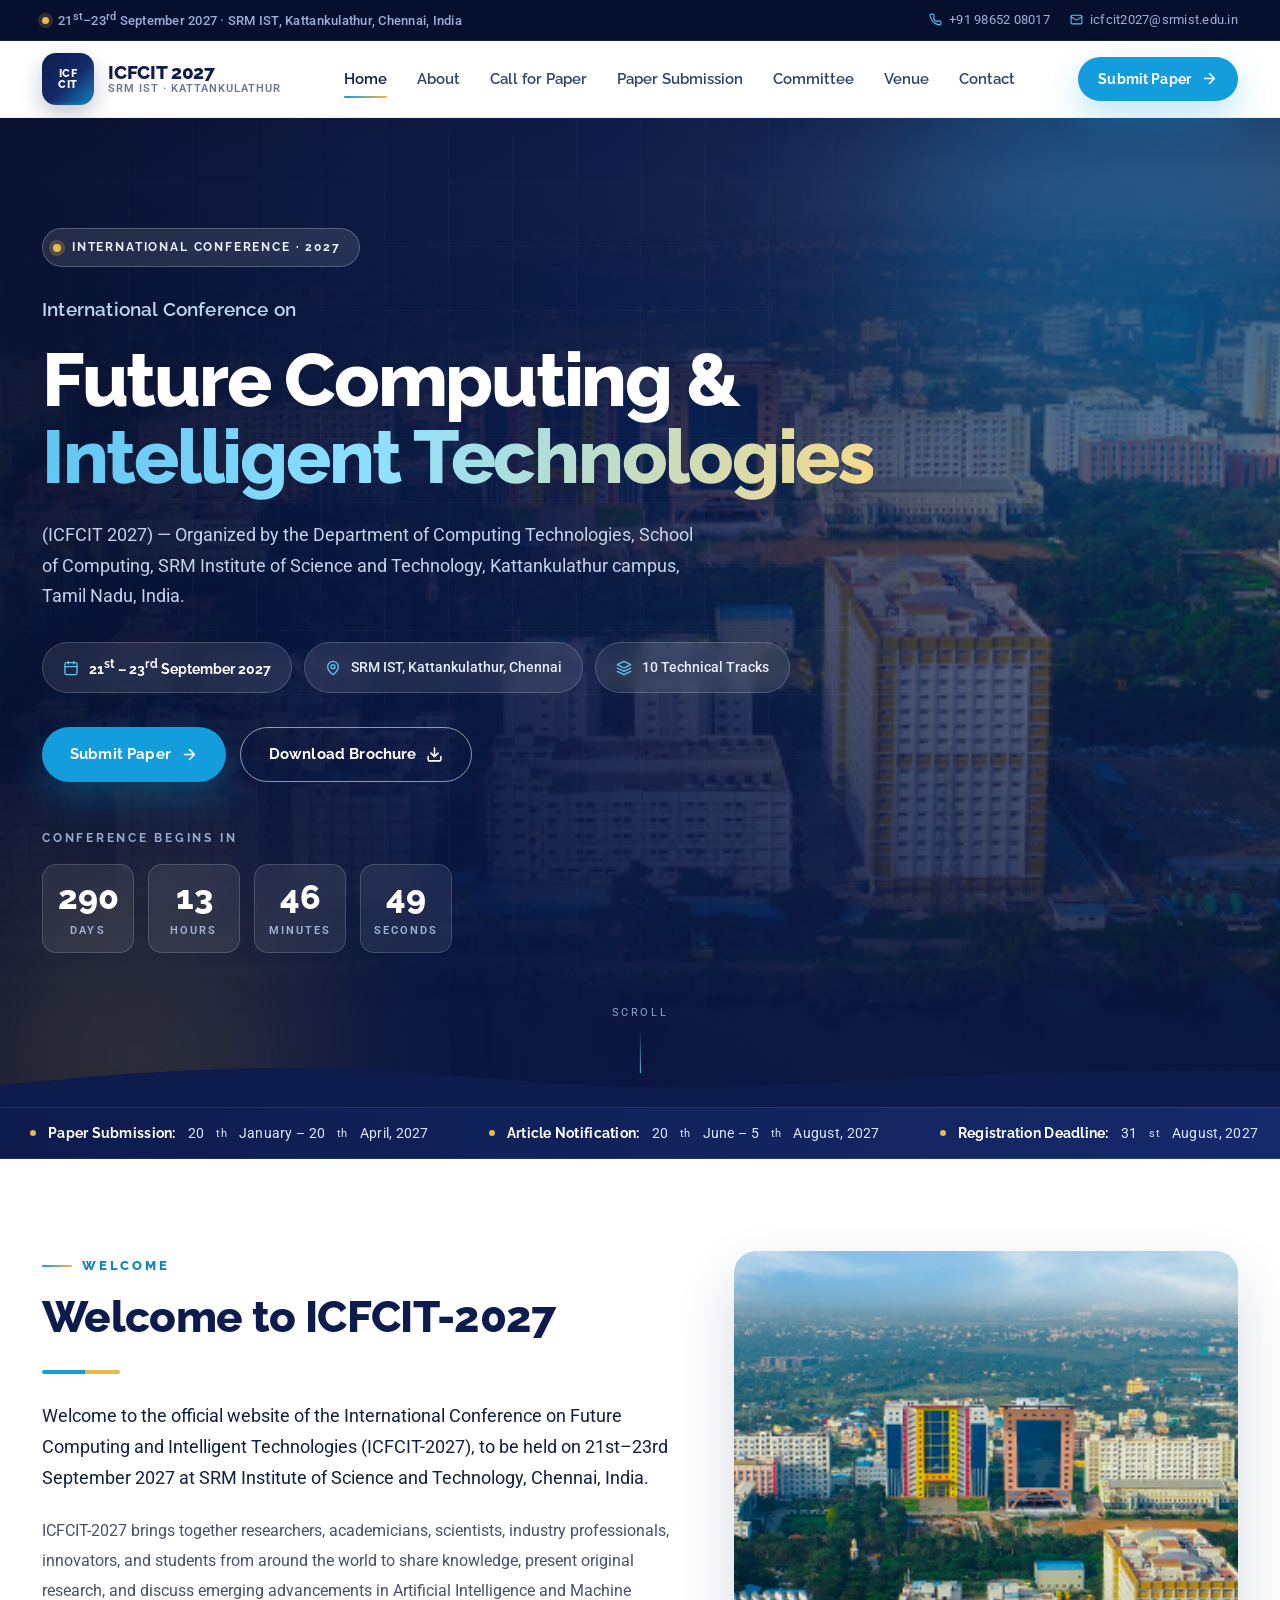
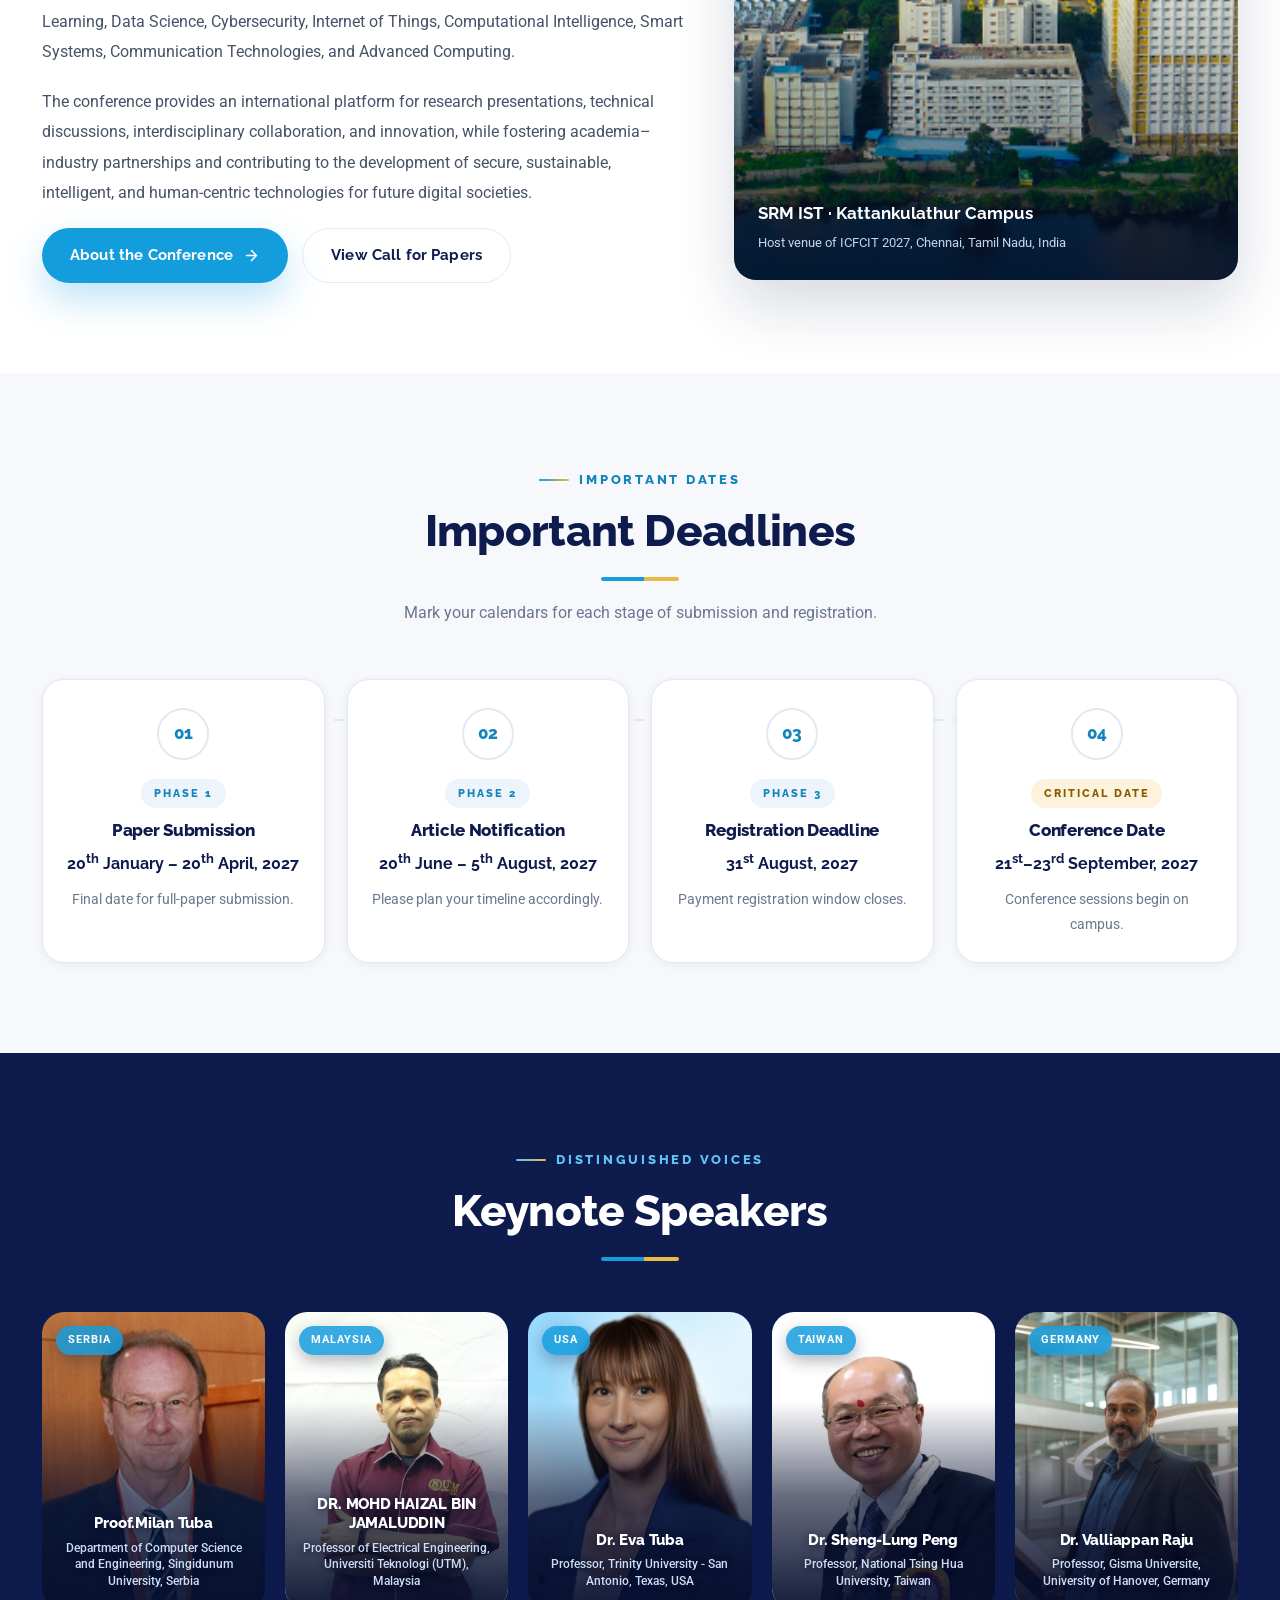
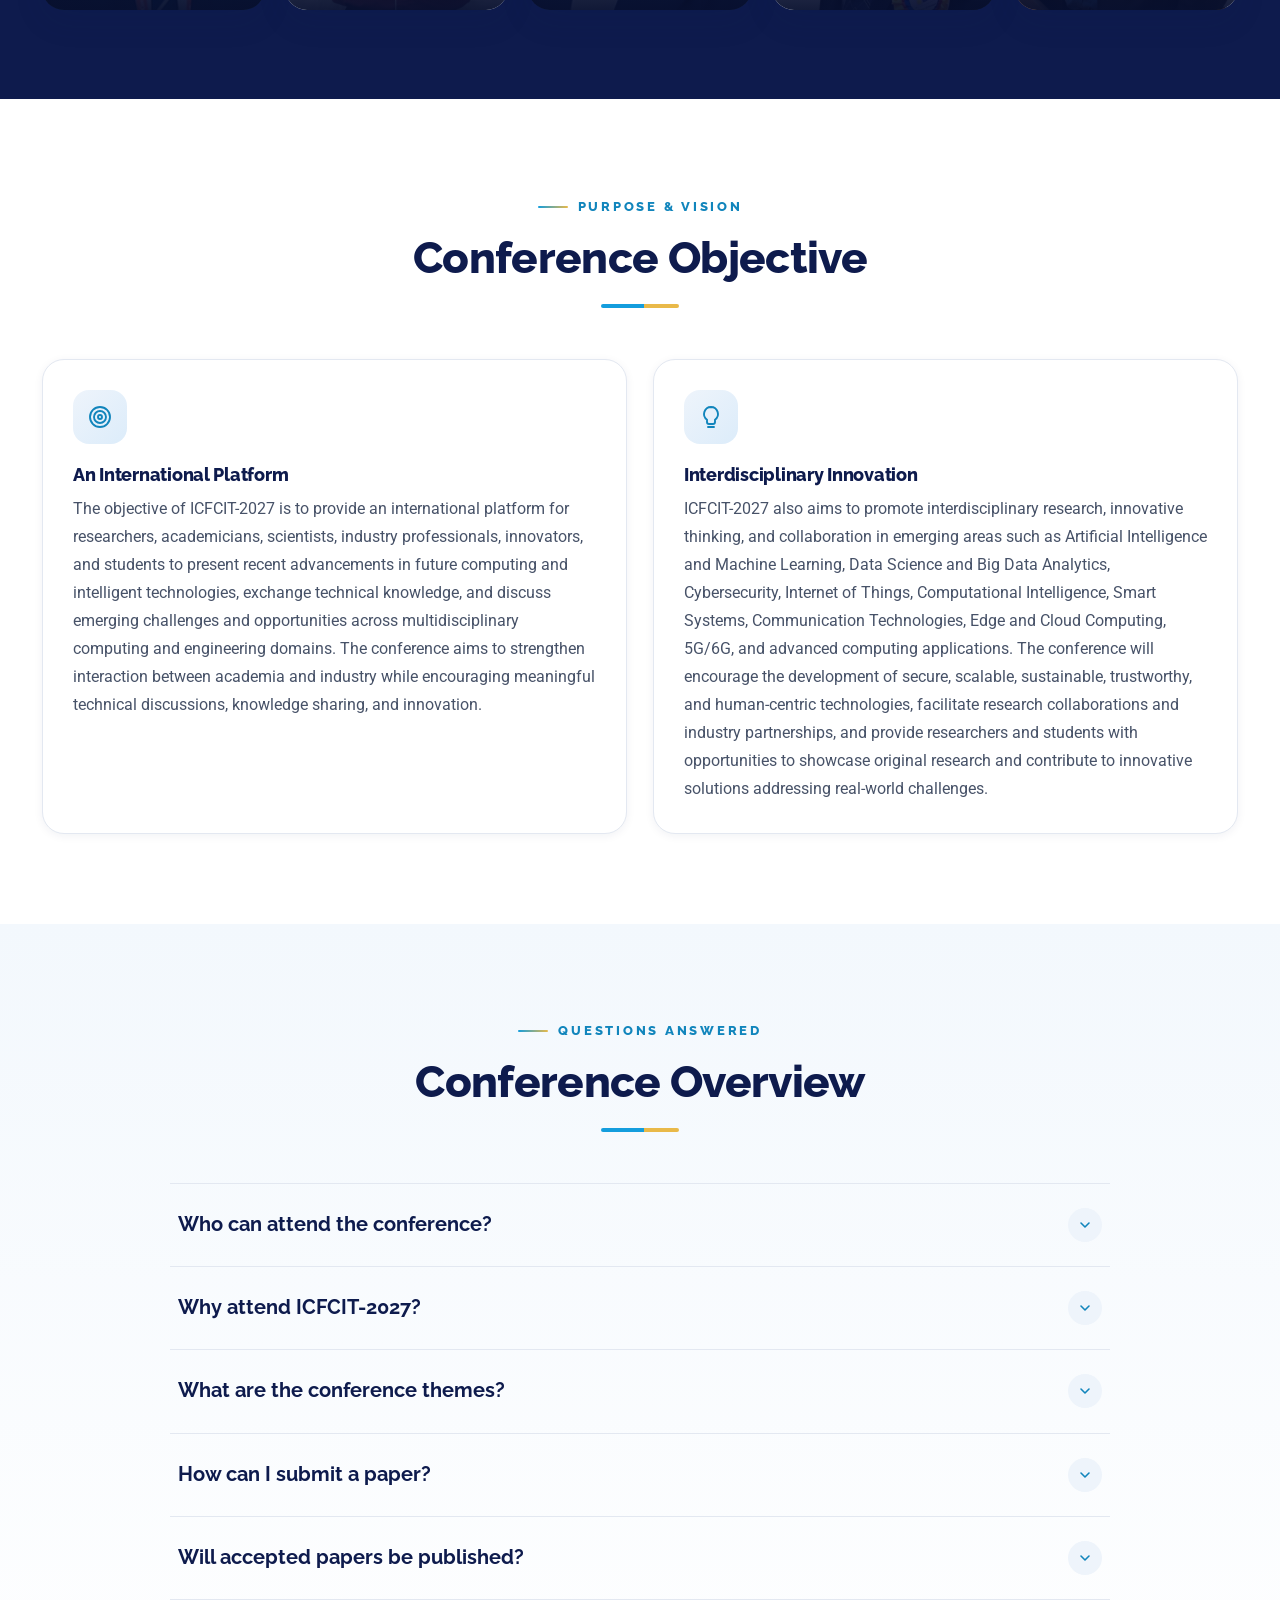
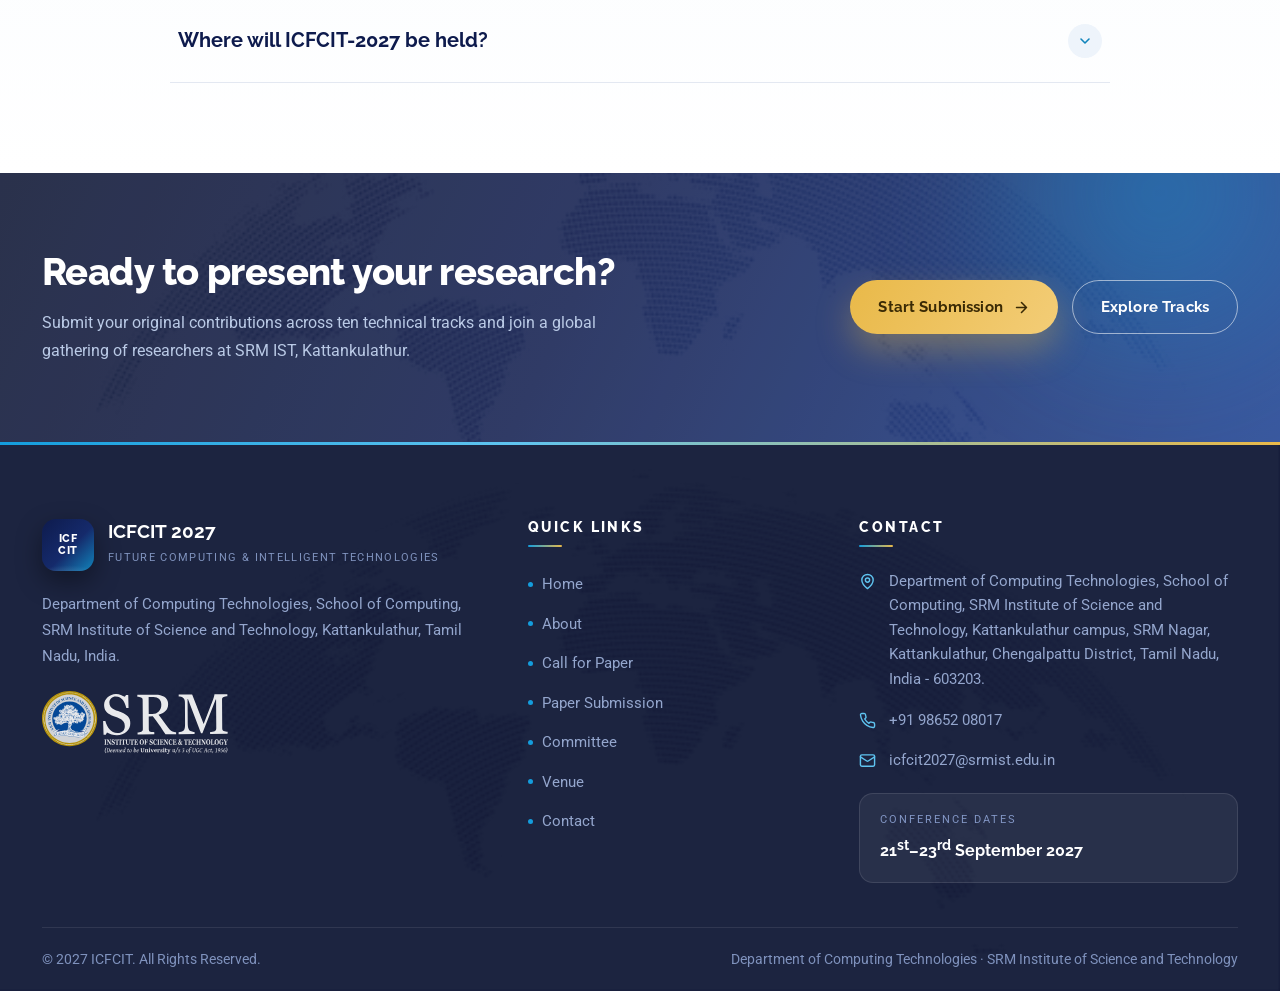
<file: index.html>
<!DOCTYPE html>
<html lang="en">
<head>
<meta charset="utf-8">
<meta name="viewport" content="width=device-width, initial-scale=1">
<title>ICFCIT 2027 | International Conference on Future Computing and Intelligent Technologies</title>
<meta name="description" content="ICFCIT 2027 — International Conference on Future Computing and Intelligent Technologies, 21st–23rd September 2027, Department of Computing Technologies, School of Computing, SRM Institute of Science and Technology, Kattankulathur, Tamil Nadu, India.">
<link rel="preconnect" href="https://fonts.googleapis.com">
<link rel="preconnect" href="https://fonts.gstatic.com" crossorigin>
<link href="https://fonts.googleapis.com/css2?family=Raleway:wght@400;500;600;700;800;900&family=Roboto:wght@300;400;500;700&display=swap" rel="stylesheet">
<link rel="stylesheet" href="assets/css/style.css">
</head>
<body>

<div class="progress" aria-hidden="true"></div>
<a class="skip-link" href="#main-content">Skip to main content</a>

<!-- ============ TOP BAR ============ -->
<div class="topbar">
  <div class="wrap">
    <div class="topbar__left">
      <span class="dot" aria-hidden="true"></span>
      <span>21<sup>st</sup>&ndash;23<sup>rd</sup> September 2027 &middot; SRM IST, Kattankulathur, Chennai, India</span>
    </div>
    <div class="topbar__links">
      <a href="tel:+919865208017">
        <svg viewBox="0 0 24 24" fill="none" stroke="currentColor" stroke-width="2" stroke-linecap="round" stroke-linejoin="round" aria-hidden="true"><path d="M22 16.92v3a2 2 0 0 1-2.18 2 19.79 19.79 0 0 1-8.63-3.07 19.5 19.5 0 0 1-6-6 19.79 19.79 0 0 1-3.07-8.67A2 2 0 0 1 4.11 2h3a2 2 0 0 1 2 1.72c.13.96.36 1.9.7 2.81a2 2 0 0 1-.45 2.11L8.09 9.91a16 16 0 0 0 6 6l1.27-1.27a2 2 0 0 1 2.11-.45c.9.34 1.85.57 2.81.7A2 2 0 0 1 22 16.92z"/></svg>
        +91 98652 08017
      </a>
      <a href="mailto:icfcit2027@srmist.edu.in">
        <svg viewBox="0 0 24 24" fill="none" stroke="currentColor" stroke-width="2" stroke-linecap="round" stroke-linejoin="round" aria-hidden="true"><rect x="2" y="4" width="20" height="16" rx="2"/><path d="m22 7-8.97 5.7a1.94 1.94 0 0 1-2.06 0L2 7"/></svg>
        icfcit2027@srmist.edu.in
      </a>
    </div>
  </div>
</div>

<!-- ============ HEADER ============ -->
<header class="site-header">
  <div class="wrap">
    <nav class="nav" aria-label="Primary">
      <a class="brand" href="index.html">
        <span class="brand__mark" aria-hidden="true"><span>ICF<br>CIT</span></span>
        <span class="brand__txt">
          <b>ICFCIT 2027</b>
          <small>SRM IST &middot; Kattankulathur</small>
        </span>
      </a>

      <ul class="nav__menu" id="nav-menu">
        <li><a class="active" href="index.html">Home</a></li>
        <li><a href="about.html">About</a></li>
        <li><a href="call-for-paper.html">Call for Paper</a></li>
        <li><a href="paper-submission.html">Paper Submission</a></li>
        <li><a href="committee.html">Committee</a></li>
        <li><a href="venue.html">Venue</a></li>
        <li><a href="contact.html">Contact</a></li>
      </ul>

      <div class="nav__cta">
        <a class="btn btn--sm" href="https://cmt3.research.microsoft.com/ICFCIT2027" target="_blank" rel="noopener">
          Submit Paper
          <svg viewBox="0 0 24 24" fill="none" stroke="currentColor" stroke-width="2.2" stroke-linecap="round" stroke-linejoin="round" aria-hidden="true"><path d="M5 12h14M12 5l7 7-7 7"/></svg>
        </a>
        <button class="nav__toggle" type="button" aria-label="Toggle navigation" aria-controls="nav-menu" aria-expanded="false"><span></span></button>
      </div>
    </nav>
  </div>
</header>
<div class="nav-scrim" aria-hidden="true"></div>

<main id="main-content">

<!-- ============ HERO ============ -->
<section class="hero">
  <div class="hero__bg">
    <img src="images/hero-background.jpg" alt="Aerial view of the SRM Institute of Science and Technology campus at Kattankulathur" fetchpriority="high">
  </div>
  <div class="hero__veil" aria-hidden="true"></div>
  <div class="hero__grid" aria-hidden="true"></div>
  <span class="hero__glow hero__glow--a" aria-hidden="true"></span>
  <span class="hero__glow hero__glow--b" aria-hidden="true"></span>

  <div class="wrap">
    <div class="hero__inner">
      <span class="hero__badge"><i aria-hidden="true"></i> International Conference &middot; 2027</span>

      <p class="hero__kicker">International Conference on</p>
      <h1>Future Computing &amp;<br><span class="accent">Intelligent Technologies</span></h1>
      <p class="hero__lead">
        (ICFCIT 2027) &mdash; Organized by the Department of Computing Technologies, School of Computing,
        SRM Institute of Science and Technology, Kattankulathur campus, Tamil Nadu, India.
      </p>

      <div class="hero__meta">
        <span class="hero__chip">
          <svg viewBox="0 0 24 24" fill="none" stroke="currentColor" stroke-width="2" stroke-linecap="round" stroke-linejoin="round" aria-hidden="true"><rect x="3" y="4" width="18" height="18" rx="2"/><path d="M16 2v4M8 2v4M3 10h18"/></svg>
          <b>21<sup>st</sup>&nbsp;&ndash;&nbsp;23<sup>rd</sup> September 2027</b>
        </span>
        <span class="hero__chip">
          <svg viewBox="0 0 24 24" fill="none" stroke="currentColor" stroke-width="2" stroke-linecap="round" stroke-linejoin="round" aria-hidden="true"><path d="M20 10c0 6-8 12-8 12s-8-6-8-12a8 8 0 0 1 16 0z"/><circle cx="12" cy="10" r="3"/></svg>
          SRM IST, Kattankulathur, Chennai
        </span>
        <span class="hero__chip">
          <svg viewBox="0 0 24 24" fill="none" stroke="currentColor" stroke-width="2" stroke-linecap="round" stroke-linejoin="round" aria-hidden="true"><path d="M12 2 2 7l10 5 10-5-10-5z"/><path d="m2 17 10 5 10-5M2 12l10 5 10-5"/></svg>
          10 Technical Tracks
        </span>
      </div>

      <div class="btn-row">
        <a class="btn" href="paper-submission.html#paper-submission">
          Submit Paper
          <svg viewBox="0 0 24 24" fill="none" stroke="currentColor" stroke-width="2.2" stroke-linecap="round" stroke-linejoin="round" aria-hidden="true"><path d="M5 12h14M12 5l7 7-7 7"/></svg>
        </a>
        <a class="btn btn--ghost" href="pdf/ICFCIT2027%20Brochure%20Final.pdf" target="_blank" rel="noopener">
          Download Brochure
          <svg viewBox="0 0 24 24" fill="none" stroke="currentColor" stroke-width="2.2" stroke-linecap="round" stroke-linejoin="round" aria-hidden="true"><path d="M21 15v4a2 2 0 0 1-2 2H5a2 2 0 0 1-2-2v-4"/><path d="M7 10l5 5 5-5M12 15V3"/></svg>
        </a>
      </div>

      <div class="countdown" data-countdown="2027-09-21T09:00:00">
        <span class="countdown__label">Conference begins in</span>
        <div class="cd"><b data-cd="days">0</b><span>Days</span></div>
        <div class="cd"><b data-cd="hours">00</b><span>Hours</span></div>
        <div class="cd"><b data-cd="minutes">00</b><span>Minutes</span></div>
        <div class="cd"><b data-cd="seconds">00</b><span>Seconds</span></div>
      </div>
    </div>
  </div>

  <div class="hero__scroll" aria-hidden="true"><span>Scroll</span><i></i></div>

  <div class="hero__wave" aria-hidden="true">
    <svg viewBox="0 0 1440 90" preserveAspectRatio="none"><path fill="currentColor" d="M0,64L60,58.7C120,53,240,43,360,45.3C480,48,600,64,720,66.7C840,69,960,59,1080,53.3C1200,48,1320,48,1380,48L1440,48L1440,90L0,90Z"/></svg>
  </div>
</section>

<!-- ============ TICKER ============ -->
<div class="ticker" aria-label="Conference announcements">
  <div class="ticker__track">
    <span class="ticker__item"><i aria-hidden="true"></i><b>Paper Submission:</b> 20<sup>th</sup> January &ndash; 20<sup>th</sup> April, 2027</span>
    <span class="ticker__item"><i aria-hidden="true"></i><b>Article Notification:</b> 20<sup>th</sup> June &ndash; 5<sup>th</sup> August, 2027</span>
    <span class="ticker__item"><i aria-hidden="true"></i><b>Registration Deadline:</b> 31<sup>st</sup> August, 2027</span>
    <span class="ticker__item"><i aria-hidden="true"></i><b>Conference Dates:</b> 21<sup>st</sup>&ndash;23<sup>rd</sup> September, 2027</span>
    <span class="ticker__item"><i aria-hidden="true"></i><b>Submission Portal:</b> Microsoft CMT &mdash; ICFCIT 2027</span>
  </div>
</div>

<!-- ============ WELCOME ============ -->
<section class="section" id="welcome">
  <div class="wrap">
    <div class="split">
      <div class="reveal">
        <span class="eyebrow">Welcome</span>
        <h2 style="font-size:clamp(1.75rem,3.4vw,2.75rem)">Welcome to ICFCIT-2027</h2>
        <div class="rule" style="margin-bottom:26px"></div>
        <div class="prose">
          <p class="lead">
            Welcome to the official website of the International Conference on Future Computing and Intelligent
            Technologies (ICFCIT-2027), to be held on 21st&ndash;23rd September 2027 at SRM Institute of Science and
            Technology, Chennai, India.
          </p>
          <p>
            ICFCIT-2027 brings together researchers, academicians, scientists, industry professionals, innovators, and
            students from around the world to share knowledge, present original research, and discuss emerging
            advancements in Artificial Intelligence and Machine Learning, Data Science, Cybersecurity, Internet of
            Things, Computational Intelligence, Smart Systems, Communication Technologies, and Advanced Computing.
          </p>
          <p>
            The conference provides an international platform for research presentations, technical discussions,
            interdisciplinary collaboration, and innovation, while fostering academia&ndash;industry partnerships and
            contributing to the development of secure, sustainable, intelligent, and human-centric technologies for
            future digital societies.
          </p>
        </div>
        <div class="btn-row" style="margin-top:8px">
          <a class="btn" href="about.html">About the Conference
            <svg viewBox="0 0 24 24" fill="none" stroke="currentColor" stroke-width="2.2" stroke-linecap="round" stroke-linejoin="round" aria-hidden="true"><path d="M5 12h14M12 5l7 7-7 7"/></svg>
          </a>
          <a class="btn btn--outline" href="call-for-paper.html">View Call for Papers</a>
        </div>
      </div>

      <div class="split__media reveal" data-d="2">
        <figure class="frame" style="margin:0;aspect-ratio:4/5">
          <img src="images/hero-background.jpg" alt="SRM Institute of Science and Technology, Kattankulathur campus">
          <figcaption class="frame__cap">
            <b>SRM IST &middot; Kattankulathur Campus</b>
            <span>Host venue of ICFCIT 2027, Chennai, Tamil Nadu, India</span>
          </figcaption>
        </figure>
      </div>
    </div>
  </div>
</section>

<!-- ============ DEADLINES ============ -->
<section class="section section--alt" id="deadlines">
  <div class="wrap">
    <div class="head head--center reveal">
      <span class="eyebrow">Important Dates</span>
      <h2>Important Deadlines</h2>
      <div class="rule"></div>
      <p style="margin-top:18px">Mark your calendars for each stage of submission and registration.</p>
    </div>

    <div class="timeline">
      <article class="tl reveal" data-d="1">
        <div class="tl__num">01</div>
        <span class="tl__phase">Phase 1</span>
        <h3>Paper Submission</h3>
        <span class="tl__date">20<sup>th</sup> January &ndash; 20<sup>th</sup> April, 2027</span>
        <p>Final date for full-paper submission.</p>
      </article>

      <article class="tl reveal" data-d="2">
        <div class="tl__num">02</div>
        <span class="tl__phase">Phase 2</span>
        <h3>Article Notification</h3>
        <span class="tl__date">20<sup>th</sup> June &ndash; 5<sup>th</sup> August, 2027</span>
        <p>Please plan your timeline accordingly.</p>
      </article>

      <article class="tl reveal" data-d="3">
        <div class="tl__num">03</div>
        <span class="tl__phase">Phase 3</span>
        <h3>Registration Deadline</h3>
        <span class="tl__date">31<sup>st</sup> August, 2027</span>
        <p>Payment registration window closes.</p>
      </article>

      <article class="tl tl--critical reveal" data-d="4">
        <div class="tl__num">04</div>
        <span class="tl__phase">Critical Date</span>
        <h3>Conference Date</h3>
        <span class="tl__date">21<sup>st</sup>&ndash;23<sup>rd</sup> September, 2027</span>
        <p>Conference sessions begin on campus.</p>
      </article>
    </div>
  </div>
</section>

<!-- ============ KEYNOTE SPEAKERS ============ -->
<section class="section section--navy" id="speakers">
  <div class="wrap">
    <div class="head head--center reveal">
      <span class="eyebrow">Distinguished Voices</span>
      <h2>Keynote Speakers</h2>
      <div class="rule"></div>
    </div>

    <div class="speakers">
      <article class="speaker reveal" data-d="1">
        <img src="images/Prof.%20Milan%20Tuba.jpg" alt="Prof. Milan Tuba" loading="lazy">
        <span class="speaker__flag">Serbia</span>
        <span class="speaker__veil" aria-hidden="true"></span>
        <div class="speaker__body">
          <h3>Proof.Milan Tuba</h3>
          <p>Department of Computer Science and Engineering, Singidunum University, Serbia</p>
        </div>
      </article>

      <article class="speaker reveal" data-d="2">
        <img src="images/Mohd%20Haizal%20Jamaluddin.jpeg" alt="Dr. Mohd Haizal Bin Jamaluddin" loading="lazy">
        <span class="speaker__flag">Malaysia</span>
        <span class="speaker__veil" aria-hidden="true"></span>
        <div class="speaker__body">
          <h3>DR. MOHD HAIZAL BIN JAMALUDDIN</h3>
          <p>Professor of Electrical Engineering, Universiti Teknologi (UTM), Malaysia</p>
        </div>
      </article>

      <article class="speaker reveal" data-d="3">
        <img src="images/Eva_Tuba.png" alt="Dr. Eva Tuba" loading="lazy">
        <span class="speaker__flag">USA</span>
        <span class="speaker__veil" aria-hidden="true"></span>
        <div class="speaker__body">
          <h3>Dr. Eva Tuba</h3>
          <p>Professor, Trinity University - San Antonio, Texas, USA</p>
        </div>
      </article>

      <article class="speaker reveal" data-d="4">
        <img src="images/Dr.%20Sheng-Lung%20Peng.webp" alt="Dr. Sheng-Lung Peng" loading="lazy">
        <span class="speaker__flag">Taiwan</span>
        <span class="speaker__veil" aria-hidden="true"></span>
        <div class="speaker__body">
          <h3>Dr. Sheng-Lung Peng</h3>
          <p>Professor, National Tsing Hua University, Taiwan</p>
        </div>
      </article>

      <article class="speaker reveal" data-d="5">
        <img src="images/Prof.%20Dr.%20Valliappan%20Raju.webp" alt="Dr. Valliappan Raju" loading="lazy">
        <span class="speaker__flag">Germany</span>
        <span class="speaker__veil" aria-hidden="true"></span>
        <div class="speaker__body">
          <h3>Dr. Valliappan Raju</h3>
          <p>Professor, Gisma Universite, University of Hanover, Germany</p>
        </div>
      </article>
    </div>
  </div>
</section>

<!-- ============ OBJECTIVE ============ -->
<section class="section" id="objective">
  <div class="wrap">
    <div class="head head--center reveal">
      <span class="eyebrow">Purpose &amp; Vision</span>
      <h2>Conference Objective</h2>
      <div class="rule"></div>
    </div>

    <div class="grid g-2" style="align-items:stretch">
      <article class="card reveal" data-d="1">
        <span class="icon-badge" aria-hidden="true">
          <svg viewBox="0 0 24 24" fill="none" stroke="currentColor" stroke-width="1.9" stroke-linecap="round" stroke-linejoin="round"><circle cx="12" cy="12" r="10"/><circle cx="12" cy="12" r="6"/><circle cx="12" cy="12" r="2"/></svg>
        </span>
        <h3>An International Platform</h3>
        <p>
          The objective of ICFCIT-2027 is to provide an international platform for researchers, academicians,
          scientists, industry professionals, innovators, and students to present recent advancements in future
          computing and intelligent technologies, exchange technical knowledge, and discuss emerging challenges and
          opportunities across multidisciplinary computing and engineering domains. The conference aims to strengthen
          interaction between academia and industry while encouraging meaningful technical discussions, knowledge
          sharing, and innovation.
        </p>
      </article>

      <article class="card reveal" data-d="2">
        <span class="icon-badge" aria-hidden="true">
          <svg viewBox="0 0 24 24" fill="none" stroke="currentColor" stroke-width="1.9" stroke-linecap="round" stroke-linejoin="round"><path d="M12 2a7 7 0 0 0-4 12.7V17a2 2 0 0 0 2 2h4a2 2 0 0 0 2-2v-2.3A7 7 0 0 0 12 2z"/><path d="M9 22h6"/></svg>
        </span>
        <h3>Interdisciplinary Innovation</h3>
        <p>
          ICFCIT-2027 also aims to promote interdisciplinary research, innovative thinking, and collaboration in
          emerging areas such as Artificial Intelligence and Machine Learning, Data Science and Big Data Analytics,
          Cybersecurity, Internet of Things, Computational Intelligence, Smart Systems, Communication Technologies,
          Edge and Cloud Computing, 5G/6G, and advanced computing applications. The conference will encourage the
          development of secure, scalable, sustainable, trustworthy, and human-centric technologies, facilitate
          research collaborations and industry partnerships, and provide researchers and students with opportunities
          to showcase original research and contribute to innovative solutions addressing real-world challenges.
        </p>
      </article>
    </div>
  </div>
</section>

<!-- ============ OVERVIEW / FAQ ============ -->
<section class="section section--tint" id="overview">
  <div class="wrap">
    <div class="head head--center reveal">
      <span class="eyebrow">Questions Answered</span>
      <h2>Conference Overview</h2>
      <div class="rule"></div>
    </div>

    <div class="acc reveal">
      <div class="acc__item">
        <button class="acc__btn" type="button" aria-expanded="false">
          <span>Who can attend the conference?</span>
          <span class="acc__ico" aria-hidden="true"><svg viewBox="0 0 24 24" fill="none" stroke="currentColor" stroke-width="2.4" stroke-linecap="round" stroke-linejoin="round"><path d="m6 9 6 6 6-6"/></svg></span>
        </button>
        <div class="acc__panel"><div class="acc__inner"><ul>
          <li>Researchers and Scientists</li>
          <li>Faculty Members and Academicians</li>
          <li>PhD Scholars and Students</li>
          <li>Industry Professionals</li>
          <li>Innovators and Entrepreneurs</li>
          <li>Technology Enthusiasts</li>
        </ul></div></div>
      </div>

      <div class="acc__item">
        <button class="acc__btn" type="button" aria-expanded="false">
          <span>Why attend ICFCIT-2027?</span>
          <span class="acc__ico" aria-hidden="true"><svg viewBox="0 0 24 24" fill="none" stroke="currentColor" stroke-width="2.4" stroke-linecap="round" stroke-linejoin="round"><path d="m6 9 6 6 6-6"/></svg></span>
        </button>
        <div class="acc__panel"><div class="acc__inner"><ul>
          <li>Present innovative research and ideas</li>
          <li>Interact with global experts and keynote speakers</li>
          <li>Explore emerging trends in AI and Intelligent Computing</li>
          <li>Build research and industry collaborations</li>
          <li>Gain publication and networking opportunities</li>
          <li>Enhance academic and professional growth</li>
        </ul></div></div>
      </div>

      <div class="acc__item">
        <button class="acc__btn" type="button" aria-expanded="false">
          <span>What are the conference themes?</span>
          <span class="acc__ico" aria-hidden="true"><svg viewBox="0 0 24 24" fill="none" stroke="currentColor" stroke-width="2.4" stroke-linecap="round" stroke-linejoin="round"><path d="m6 9 6 6 6-6"/></svg></span>
        </button>
        <div class="acc__panel"><div class="acc__inner"><ul>
          <li>Artificial Intelligence and Machine Learning, Data Science and Big Data Analytics, Cybersecurity and Internet of Things, Computational Intelligence and Intelligent Systems, Smart Systems and Communication Technologies, Advanced Computing and Engineering Applications</li>
        </ul></div></div>
      </div>

      <div class="acc__item">
        <button class="acc__btn" type="button" aria-expanded="false">
          <span>How can I submit a paper?</span>
          <span class="acc__ico" aria-hidden="true"><svg viewBox="0 0 24 24" fill="none" stroke="currentColor" stroke-width="2.4" stroke-linecap="round" stroke-linejoin="round"><path d="m6 9 6 6 6-6"/></svg></span>
        </button>
        <div class="acc__panel"><div class="acc__inner">
          <p>Authors can submit original and unpublished research papers through the official conference submission portal by following the prescribed paper format and conference guidelines available on the website.</p>
        </div></div>
      </div>

      <div class="acc__item">
        <button class="acc__btn" type="button" aria-expanded="false">
          <span>Will accepted papers be published?</span>
          <span class="acc__ico" aria-hidden="true"><svg viewBox="0 0 24 24" fill="none" stroke="currentColor" stroke-width="2.4" stroke-linecap="round" stroke-linejoin="round"><path d="m6 9 6 6 6-6"/></svg></span>
        </button>
        <div class="acc__panel"><div class="acc__inner">
          <p>Accepted and registered papers are planned for publication through an appropriate publication arrangement. The final publication venue and arrangement will be announced once officially confirmed.</p>
        </div></div>
      </div>

      <div class="acc__item">
        <button class="acc__btn" type="button" aria-expanded="false">
          <span>Where will ICFCIT-2027 be held?</span>
          <span class="acc__ico" aria-hidden="true"><svg viewBox="0 0 24 24" fill="none" stroke="currentColor" stroke-width="2.4" stroke-linecap="round" stroke-linejoin="round"><path d="m6 9 6 6 6-6"/></svg></span>
        </button>
        <div class="acc__panel"><div class="acc__inner">
          <p>ICFCIT-2027 will be held at SRM Institute of Science and Technology, Kattankulathur, Chennai, India, on 21st&ndash;23rd September 2027.</p>
        </div></div>
      </div>
    </div>
  </div>
</section>

<!-- ============ CTA ============ -->
<section class="cta-band">
  <div class="wrap">
    <div class="cta-band__inner">
      <div class="reveal">
        <h2>Ready to present your research?</h2>
        <p>Submit your original contributions across ten technical tracks and join a global gathering of researchers at SRM IST, Kattankulathur.</p>
      </div>
      <div class="btn-row reveal" data-d="2">
        <a class="btn btn--gold" href="https://cmt3.research.microsoft.com/ICFCIT2027" target="_blank" rel="noopener">
          Start Submission
          <svg viewBox="0 0 24 24" fill="none" stroke="currentColor" stroke-width="2.2" stroke-linecap="round" stroke-linejoin="round" aria-hidden="true"><path d="M5 12h14M12 5l7 7-7 7"/></svg>
        </a>
        <a class="btn btn--ghost" href="call-for-paper.html">Explore Tracks</a>
      </div>
    </div>
  </div>
</section>

</main>

<!-- ============ FOOTER ============ -->
<footer class="site-footer">
  <div class="wrap">
    <div class="footer-grid">
      <div>
        <div class="footer-brand">
          <span class="brand__mark" aria-hidden="true"><span>ICF<br>CIT</span></span>
          <span>
            <b>ICFCIT 2027</b>
            <small>Future Computing &amp; Intelligent Technologies</small>
          </span>
        </div>
        <p>
          Department of Computing Technologies, School of Computing, SRM Institute of Science and Technology,
          Kattankulathur, Tamil Nadu, India.
        </p>
        <a href="https://www.srmist.edu.in/" target="_blank" rel="noopener">
          <img class="footer-logo" src="images/srm-logo-white.svg" alt="SRM Institute of Science and Technology">
        </a>
      </div>

      <div>
        <h4>Quick Links</h4>
        <ul class="footer-links">
          <li><a href="index.html">Home</a></li>
          <li><a href="about.html">About</a></li>
          <li><a href="call-for-paper.html">Call for Paper</a></li>
          <li><a href="paper-submission.html">Paper Submission</a></li>
          <li><a href="committee.html">Committee</a></li>
          <li><a href="venue.html">Venue</a></li>
          <li><a href="contact.html">Contact</a></li>
        </ul>
      </div>

      <div>
        <h4>Contact</h4>
        <ul class="footer-contact">
          <li>
            <svg viewBox="0 0 24 24" fill="none" stroke="currentColor" stroke-width="2" stroke-linecap="round" stroke-linejoin="round" aria-hidden="true"><path d="M20 10c0 6-8 12-8 12s-8-6-8-12a8 8 0 0 1 16 0z"/><circle cx="12" cy="10" r="3"/></svg>
            <span>Department of Computing Technologies, School of Computing, SRM Institute of Science and Technology, Kattankulathur campus, SRM Nagar, Kattankulathur, Chengalpattu District, Tamil Nadu, India - 603203.</span>
          </li>
          <li>
            <svg viewBox="0 0 24 24" fill="none" stroke="currentColor" stroke-width="2" stroke-linecap="round" stroke-linejoin="round" aria-hidden="true"><path d="M22 16.92v3a2 2 0 0 1-2.18 2 19.79 19.79 0 0 1-8.63-3.07 19.5 19.5 0 0 1-6-6 19.79 19.79 0 0 1-3.07-8.67A2 2 0 0 1 4.11 2h3a2 2 0 0 1 2 1.72c.13.96.36 1.9.7 2.81a2 2 0 0 1-.45 2.11L8.09 9.91a16 16 0 0 0 6 6l1.27-1.27a2 2 0 0 1 2.11-.45c.9.34 1.85.57 2.81.7A2 2 0 0 1 22 16.92z"/></svg>
            <a href="tel:+919865208017">+91 98652 08017</a>
          </li>
          <li>
            <svg viewBox="0 0 24 24" fill="none" stroke="currentColor" stroke-width="2" stroke-linecap="round" stroke-linejoin="round" aria-hidden="true"><rect x="2" y="4" width="20" height="16" rx="2"/><path d="m22 7-8.97 5.7a1.94 1.94 0 0 1-2.06 0L2 7"/></svg>
            <a href="mailto:icfcit2027@srmist.edu.in">icfcit2027@srmist.edu.in</a>
          </li>
        </ul>
        <div class="footer-date">
          <small>Conference Dates</small>
          <b>21<sup>st</sup>&ndash;23<sup>rd</sup> September 2027</b>
        </div>
      </div>
    </div>

    <div class="footer-bottom">
      <span>&copy; 2027 ICFCIT. All Rights Reserved.</span>
      <span>Department of Computing Technologies &middot; <a href="https://www.srmist.edu.in/" target="_blank" rel="noopener">SRM Institute of Science and Technology</a></span>
    </div>
  </div>
</footer>

<button class="to-top" type="button" aria-label="Back to top">
  <svg viewBox="0 0 24 24" fill="none" stroke="currentColor" stroke-width="2.4" stroke-linecap="round" stroke-linejoin="round" aria-hidden="true"><path d="M12 19V5M5 12l7-7 7 7"/></svg>
</button>

<script src="assets/js/main.js"></script>
</body>
</html>
</file>
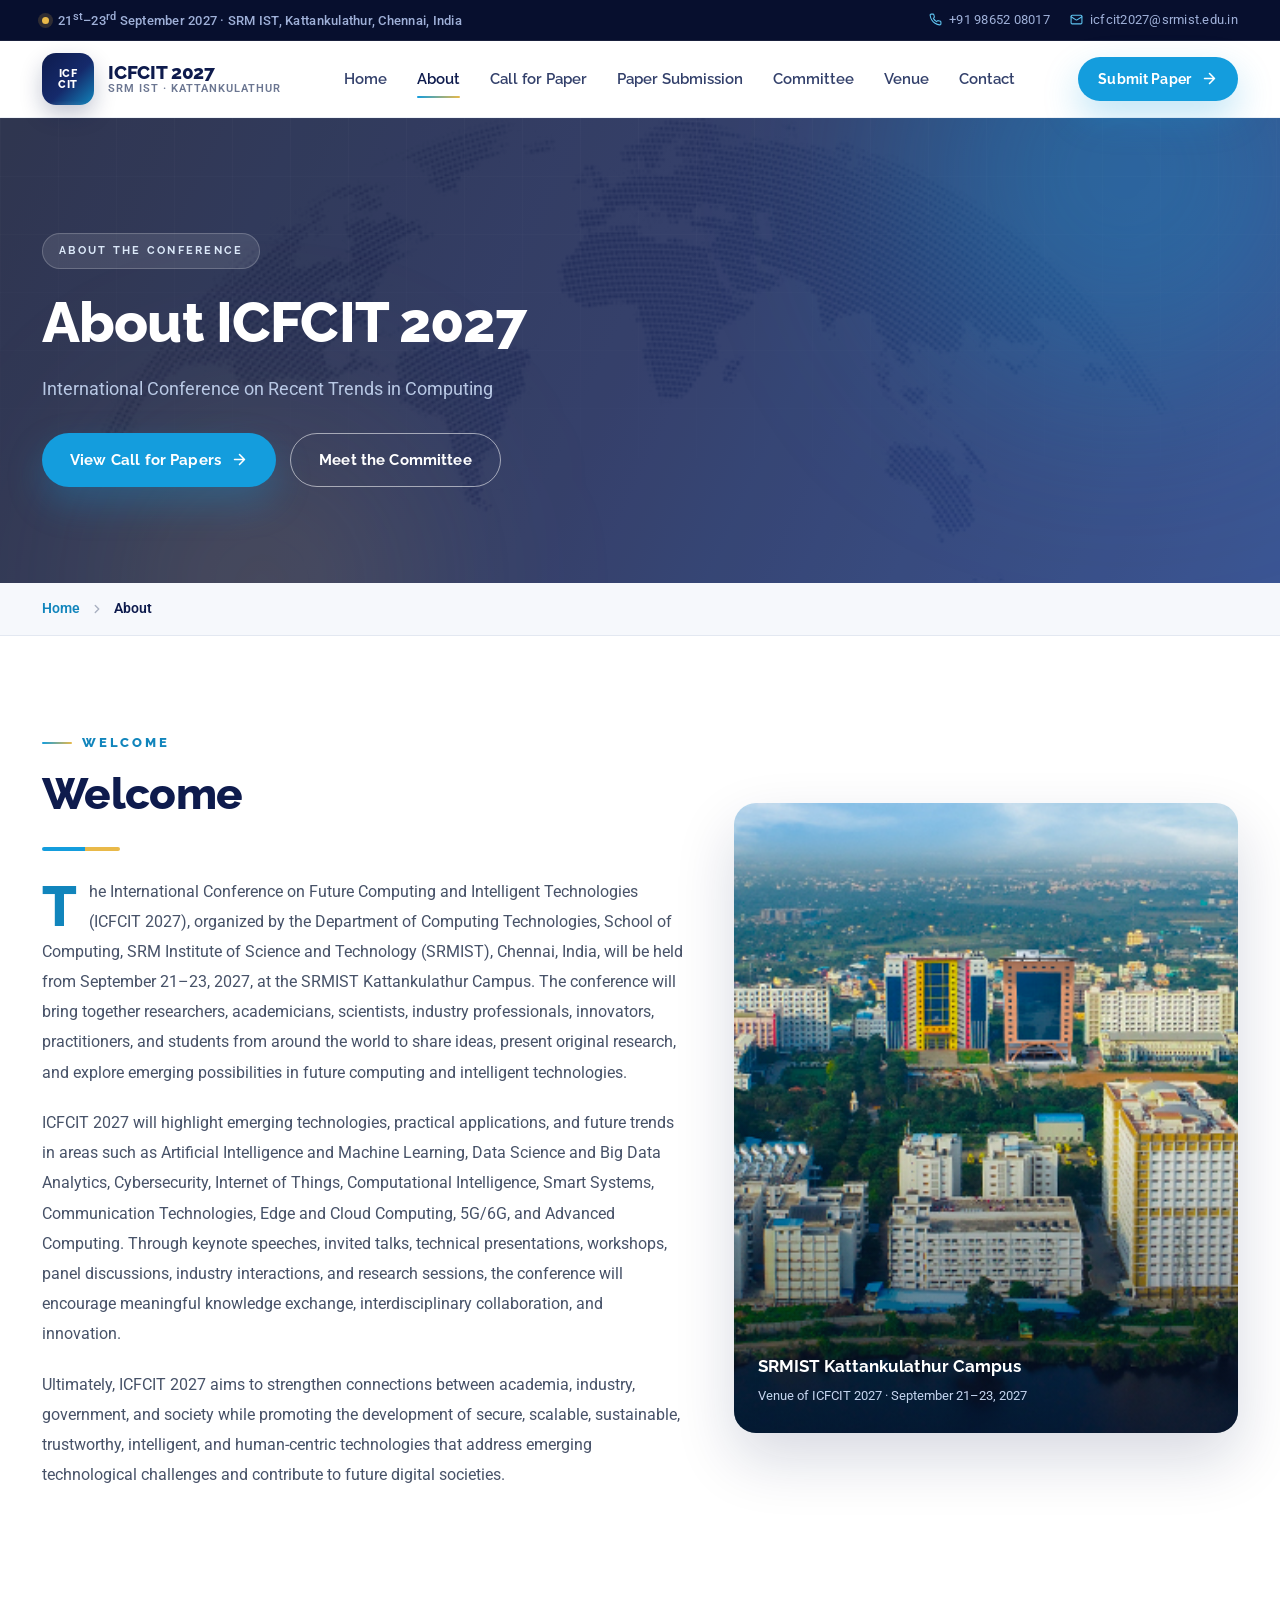
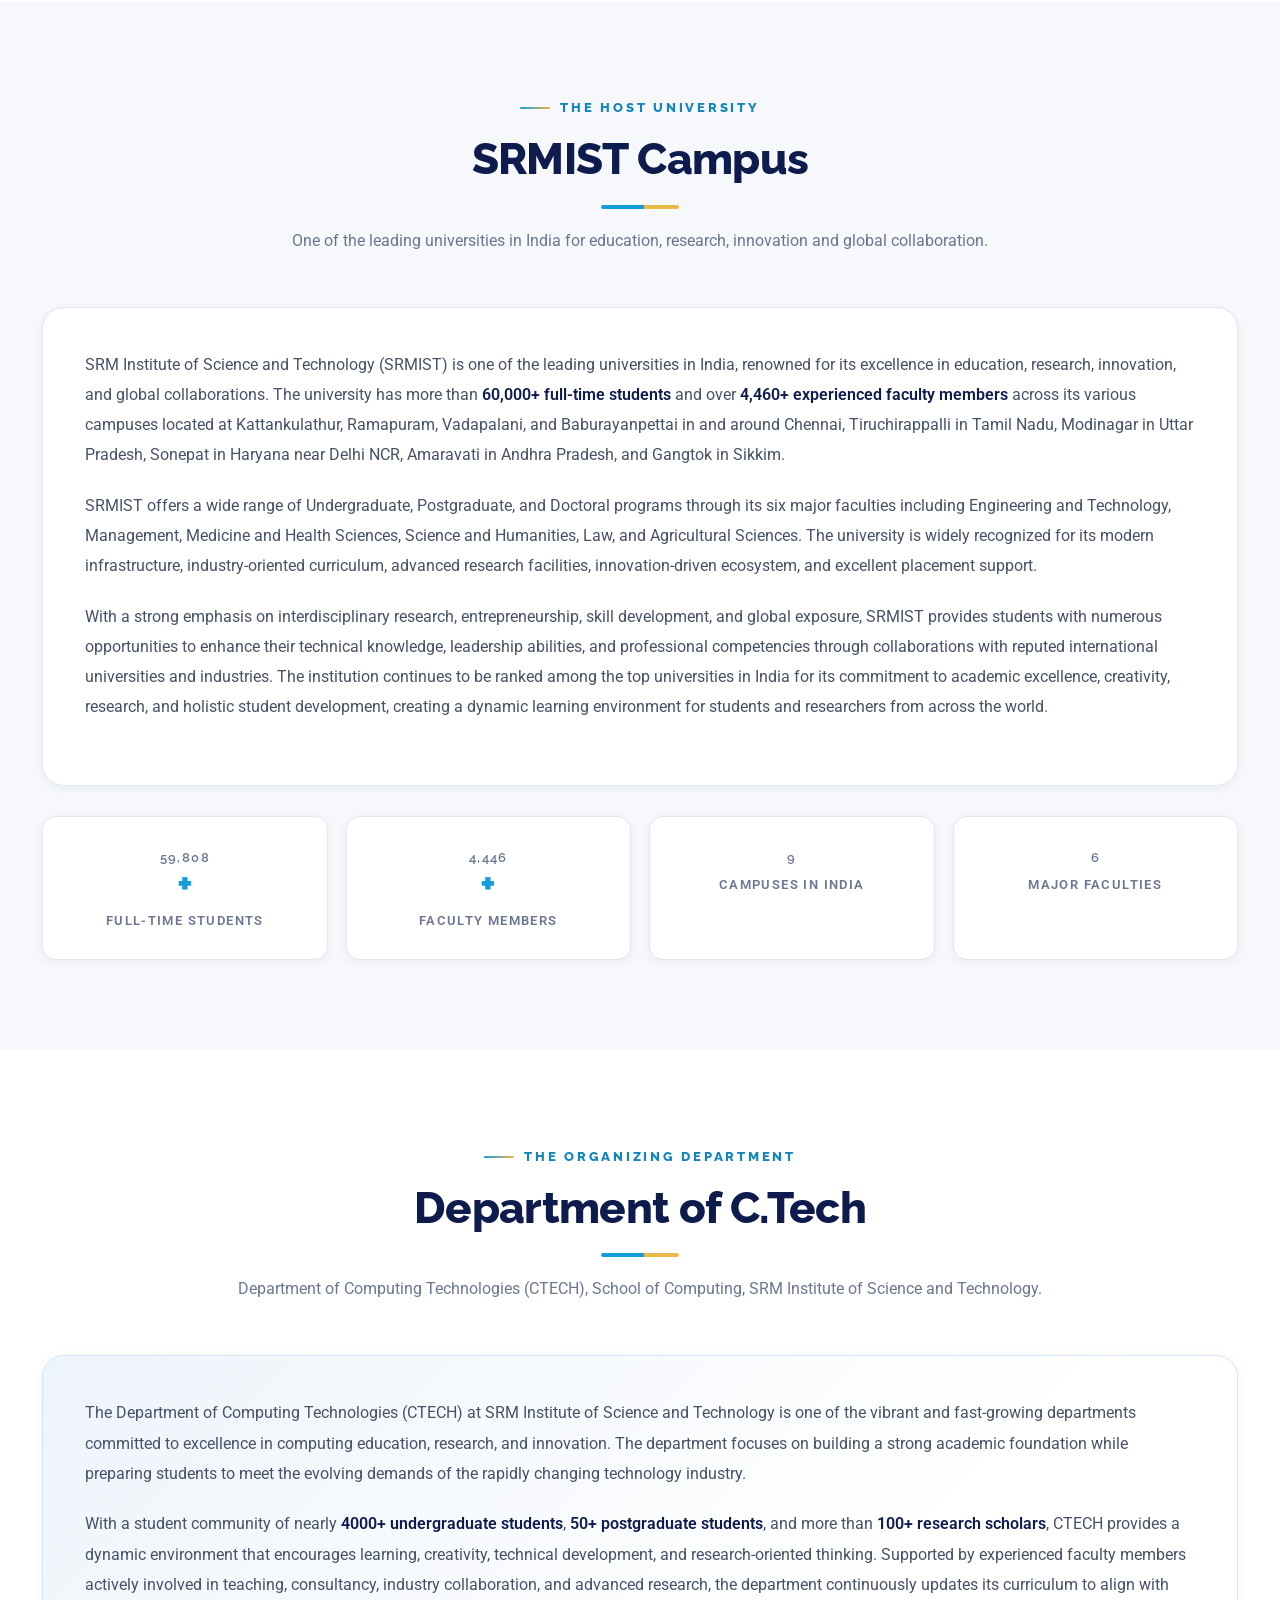
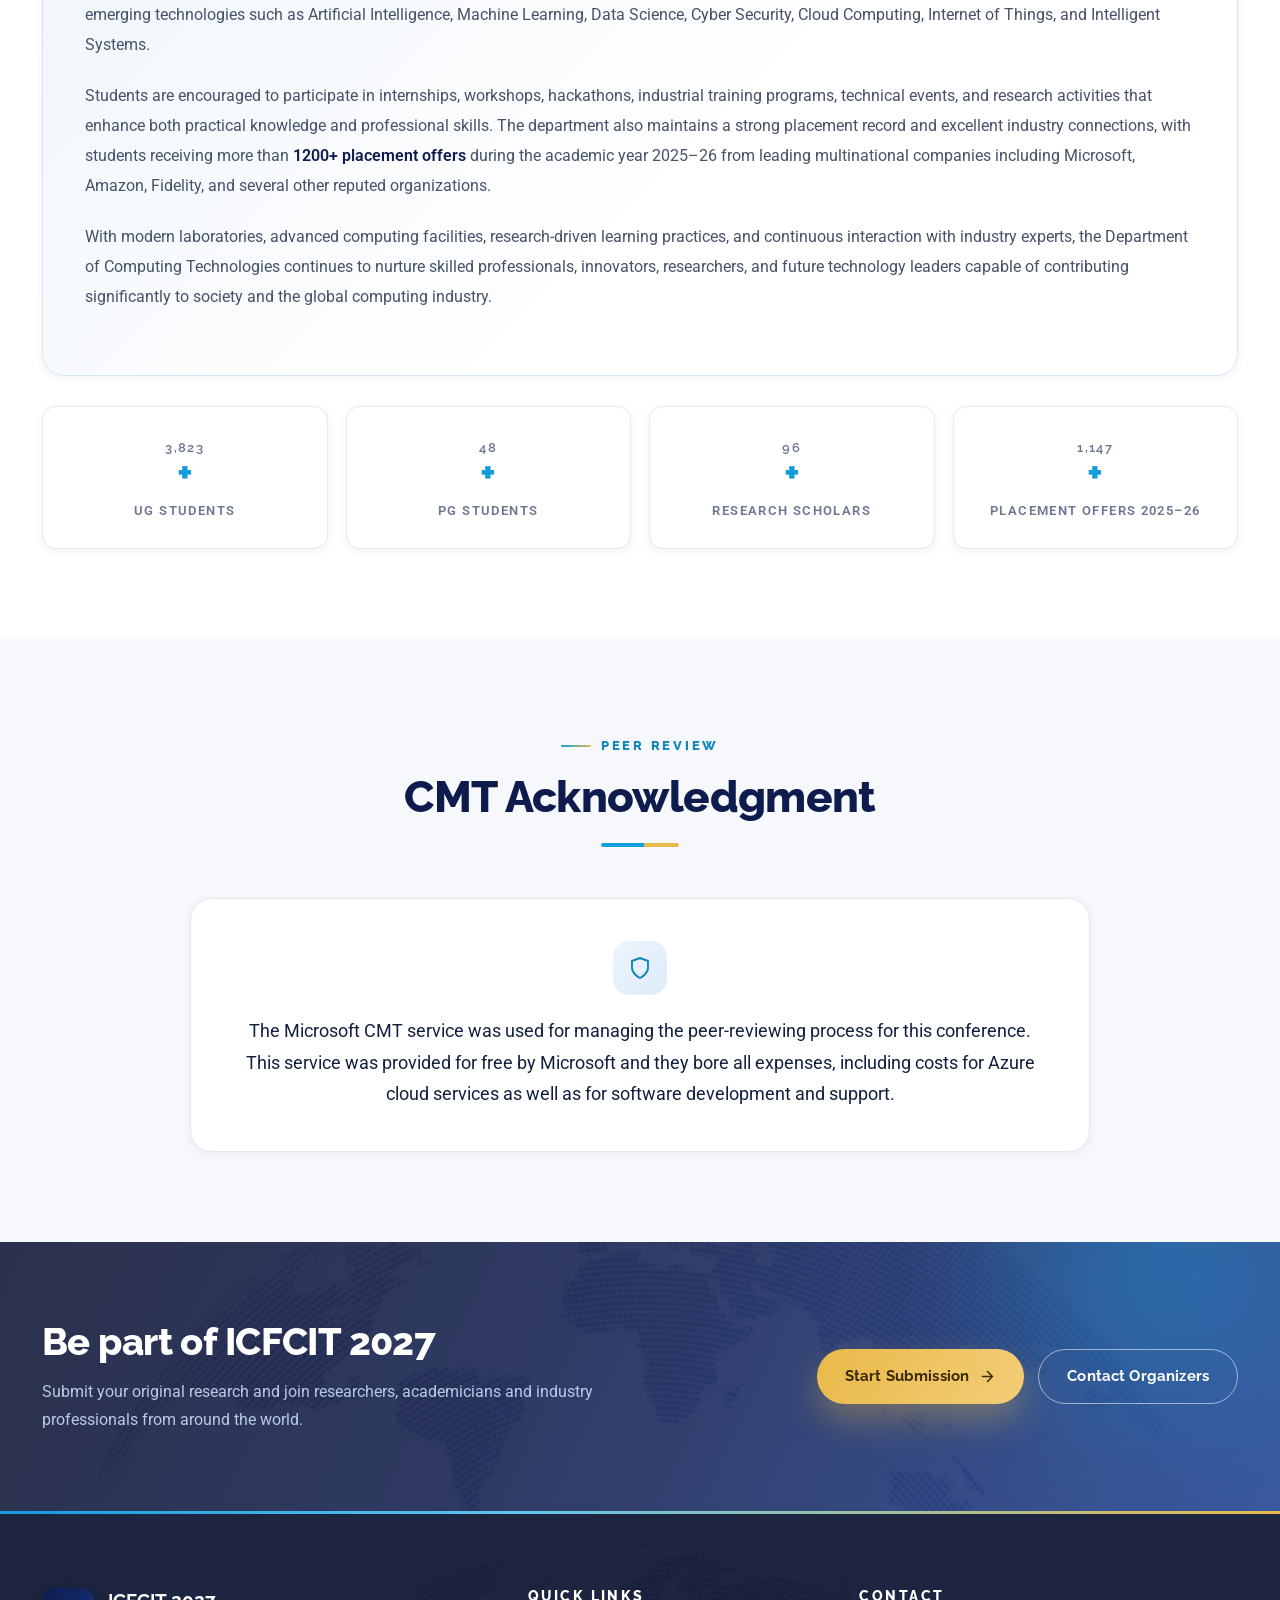
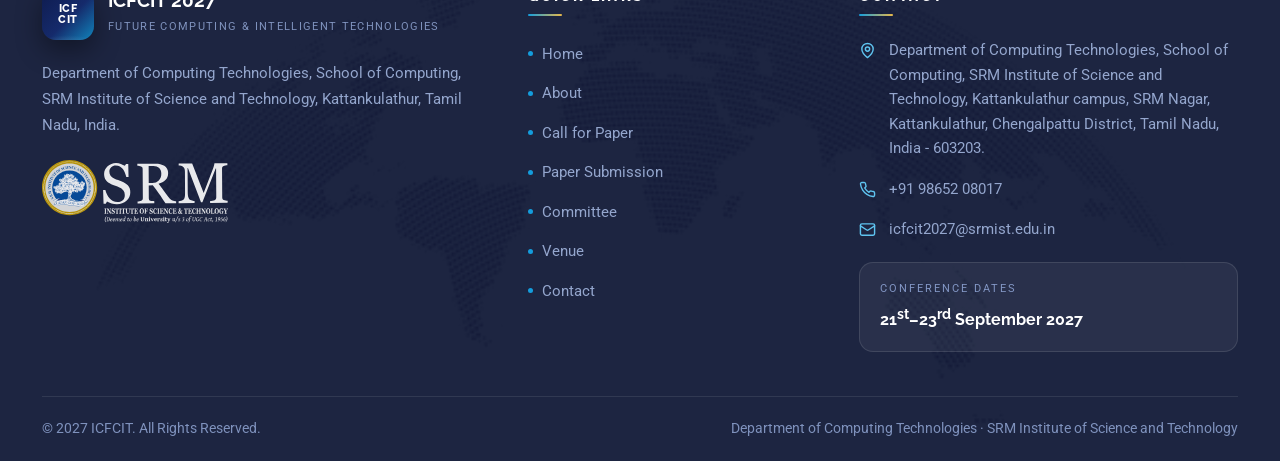
<file: about.html>
<!DOCTYPE html>
<html lang="en">
<head>
<meta charset="utf-8">
<meta name="viewport" content="width=device-width, initial-scale=1">
<title>About | ICFCIT 2027</title>
<meta name="description" content="About ICFCIT 2027 — International Conference on Future Computing and Intelligent Technologies, organized by the Department of Computing Technologies, SRM Institute of Science and Technology, Kattankulathur.">
<link rel="preconnect" href="https://fonts.googleapis.com">
<link rel="preconnect" href="https://fonts.gstatic.com" crossorigin>
<link href="https://fonts.googleapis.com/css2?family=Raleway:wght@400;500;600;700;800;900&family=Roboto:wght@300;400;500;700&display=swap" rel="stylesheet">
<link rel="stylesheet" href="assets/css/style.css">
</head>
<body>

<div class="progress" aria-hidden="true"></div>
<a class="skip-link" href="#main-content">Skip to main content</a>

<div class="topbar">
  <div class="wrap">
    <div class="topbar__left">
      <span class="dot" aria-hidden="true"></span>
      <span>21<sup>st</sup>&ndash;23<sup>rd</sup> September 2027 &middot; SRM IST, Kattankulathur, Chennai, India</span>
    </div>
    <div class="topbar__links">
      <a href="tel:+919865208017"><svg viewBox="0 0 24 24" fill="none" stroke="currentColor" stroke-width="2" stroke-linecap="round" stroke-linejoin="round" aria-hidden="true"><path d="M22 16.92v3a2 2 0 0 1-2.18 2 19.79 19.79 0 0 1-8.63-3.07 19.5 19.5 0 0 1-6-6 19.79 19.79 0 0 1-3.07-8.67A2 2 0 0 1 4.11 2h3a2 2 0 0 1 2 1.72c.13.96.36 1.9.7 2.81a2 2 0 0 1-.45 2.11L8.09 9.91a16 16 0 0 0 6 6l1.27-1.27a2 2 0 0 1 2.11-.45c.9.34 1.85.57 2.81.7A2 2 0 0 1 22 16.92z"/></svg> +91 98652 08017</a>
      <a href="mailto:icfcit2027@srmist.edu.in"><svg viewBox="0 0 24 24" fill="none" stroke="currentColor" stroke-width="2" stroke-linecap="round" stroke-linejoin="round" aria-hidden="true"><rect x="2" y="4" width="20" height="16" rx="2"/><path d="m22 7-8.97 5.7a1.94 1.94 0 0 1-2.06 0L2 7"/></svg> icfcit2027@srmist.edu.in</a>
    </div>
  </div>
</div>

<header class="site-header">
  <div class="wrap">
    <nav class="nav" aria-label="Primary">
      <a class="brand" href="index.html">
        <span class="brand__mark" aria-hidden="true"><span>ICF<br>CIT</span></span>
        <span class="brand__txt">
          <b>ICFCIT 2027</b>
          <small>SRM IST &middot; Kattankulathur</small>
        </span>
      </a>

      <ul class="nav__menu" id="nav-menu">
        <li><a href="index.html">Home</a></li>
        <li><a class="active" href="about.html">About</a></li>
        <li><a href="call-for-paper.html">Call for Paper</a></li>
        <li><a href="paper-submission.html">Paper Submission</a></li>
        <li><a href="committee.html">Committee</a></li>
        <li><a href="venue.html">Venue</a></li>
        <li><a href="contact.html">Contact</a></li>
      </ul>

      <div class="nav__cta">
        <a class="btn btn--sm" href="https://cmt3.research.microsoft.com/ICFCIT2027" target="_blank" rel="noopener">Submit Paper <svg viewBox="0 0 24 24" fill="none" stroke="currentColor" stroke-width="2.2" stroke-linecap="round" stroke-linejoin="round" aria-hidden="true"><path d="M5 12h14M12 5l7 7-7 7"/></svg></a>
        <button class="nav__toggle" type="button" aria-label="Toggle navigation" aria-controls="nav-menu" aria-expanded="false"><span></span></button>
      </div>
    </nav>
  </div>
</header>
<div class="nav-scrim" aria-hidden="true"></div>

<main id="main-content">

<section class="page-hero">
  <span class="page-hero__map" aria-hidden="true"></span>
  <span class="page-hero__grid" aria-hidden="true"></span>
  <span class="page-hero__glow page-hero__glow--a" aria-hidden="true"></span>
  <span class="page-hero__glow page-hero__glow--b" aria-hidden="true"></span>
  <div class="wrap">
    <span class="page-hero__tag">About the Conference</span>
    <h1>About ICFCIT 2027</h1>
    <p>International Conference on Recent Trends in Computing</p>
    <div class="btn-row">
        <a class="btn" href="call-for-paper.html">View Call for Papers <svg viewBox="0 0 24 24" fill="none" stroke="currentColor" stroke-width="2.2" stroke-linecap="round" stroke-linejoin="round" aria-hidden="true"><path d="M5 12h14M12 5l7 7-7 7"/></svg></a>
        <a class="btn btn--ghost" href="committee.html">Meet the Committee</a>
    </div>
  </div>
</section>

<nav class="crumb" aria-label="Breadcrumb">
  <div class="wrap">
    <a href="index.html">Home</a>
    <svg viewBox="0 0 24 24" fill="none" stroke="currentColor" stroke-width="2.4" stroke-linecap="round" stroke-linejoin="round" aria-hidden="true"><path d="m9 18 6-6-6-6"/></svg>
    <span class="cur">About</span>
  </div>
</nav>

<section class="section">
  <div class="wrap">
    <div class="split">
      <div class="reveal">
        <span class="eyebrow">Welcome</span>
        <h2 style="font-size:clamp(1.75rem,3.4vw,2.75rem)">Welcome</h2>
        <div class="rule" style="margin-bottom:26px"></div>
        <div class="prose">
          <p class="dropcap">
            The International Conference on Future Computing and Intelligent Technologies (ICFCIT 2027), organized by
            the Department of Computing Technologies, School of Computing, SRM Institute of Science and Technology
            (SRMIST), Chennai, India, will be held from September 21&ndash;23, 2027, at the SRMIST Kattankulathur
            Campus. The conference will bring together researchers, academicians, scientists, industry professionals,
            innovators, practitioners, and students from around the world to share ideas, present original research,
            and explore emerging possibilities in future computing and intelligent technologies.
          </p>
          <p>
            ICFCIT 2027 will highlight emerging technologies, practical applications, and future trends in areas such
            as Artificial Intelligence and Machine Learning, Data Science and Big Data Analytics, Cybersecurity,
            Internet of Things, Computational Intelligence, Smart Systems, Communication Technologies, Edge and Cloud
            Computing, 5G/6G, and Advanced Computing. Through keynote speeches, invited talks, technical
            presentations, workshops, panel discussions, industry interactions, and research sessions, the conference
            will encourage meaningful knowledge exchange, interdisciplinary collaboration, and innovation.
          </p>
          <p>
            Ultimately, ICFCIT 2027 aims to strengthen connections between academia, industry, government, and society
            while promoting the development of secure, scalable, sustainable, trustworthy, intelligent, and
            human-centric technologies that address emerging technological challenges and contribute to future digital
            societies.
          </p>
        </div>
      </div>

      <div class="split__media reveal" data-d="2">
        <figure class="frame" style="margin:0;aspect-ratio:4/5">
          <img src="images/hero-background.jpg" alt="SRM Institute of Science and Technology, Kattankulathur campus">
          <figcaption class="frame__cap">
            <b>SRMIST Kattankulathur Campus</b>
            <span>Venue of ICFCIT 2027 &middot; September 21&ndash;23, 2027</span>
          </figcaption>
        </figure>
      </div>
    </div>
  </div>
</section>

<section class="section section--alt">
  <div class="wrap">
    <div class="head head--center reveal">
      <span class="eyebrow">The Host University</span>
      <h2>SRMIST Campus</h2>
      <div class="rule"></div>
      <p style="margin-top:18px">One of the leading universities in India for education, research, innovation and global collaboration.</p>
    </div>

    <div class="panel reveal" data-d="1">
      <div class="prose" style="max-width:none">
        <p>
          SRM Institute of Science and Technology (SRMIST) is one of the leading universities in India, renowned for
          its excellence in education, research, innovation, and global collaborations. The university has more than
          <strong>60,000+ full-time students</strong> and over <strong>4,460+ experienced faculty members</strong>
          across its various campuses located at Kattankulathur, Ramapuram, Vadapalani, and Baburayanpettai in and
          around Chennai, Tiruchirappalli in Tamil Nadu, Modinagar in Uttar Pradesh, Sonepat in Haryana near Delhi NCR,
          Amaravati in Andhra Pradesh, and Gangtok in Sikkim.
        </p>
        <p>
          SRMIST offers a wide range of Undergraduate, Postgraduate, and Doctoral programs through its six major
          faculties including Engineering and Technology, Management, Medicine and Health Sciences, Science and
          Humanities, Law, and Agricultural Sciences. The university is widely recognized for its modern
          infrastructure, industry-oriented curriculum, advanced research facilities, innovation-driven ecosystem, and
          excellent placement support.
        </p>
        <p>
          With a strong emphasis on interdisciplinary research, entrepreneurship, skill development, and global
          exposure, SRMIST provides students with numerous opportunities to enhance their technical knowledge,
          leadership abilities, and professional competencies through collaborations with reputed international
          universities and industries. The institution continues to be ranked among the top universities in India for
          its commitment to academic excellence, creativity, research, and holistic student development, creating a
          dynamic learning environment for students and researchers from across the world.
        </p>
      </div>
    </div>

    <div class="stats reveal" data-d="2" style="margin-top:30px">
      <div class="stat"><b><span data-count="60000">0</span><em>+</em></b><span>Full-time Students</span></div>
      <div class="stat"><b><span data-count="4460">0</span><em>+</em></b><span>Faculty Members</span></div>
      <div class="stat"><b><span data-count="9">0</span></b><span>Campuses in India</span></div>
      <div class="stat"><b><span data-count="6">0</span></b><span>Major Faculties</span></div>
    </div>
  </div>
</section>

<section class="section">
  <div class="wrap">
    <div class="head head--center reveal">
      <span class="eyebrow">The Organizing Department</span>
      <h2>Department of C.Tech</h2>
      <div class="rule"></div>
      <p style="margin-top:18px">Department of Computing Technologies (CTECH), School of Computing, SRM Institute of Science and Technology.</p>
    </div>

    <div class="panel panel--accent reveal" data-d="1">
      <div class="prose" style="max-width:none">
        <p>
          The Department of Computing Technologies (CTECH) at SRM Institute of Science and Technology is one of the
          vibrant and fast-growing departments committed to excellence in computing education, research, and
          innovation. The department focuses on building a strong academic foundation while preparing students to meet
          the evolving demands of the rapidly changing technology industry.
        </p>
        <p>
          With a student community of nearly <strong>4000+ undergraduate students</strong>,
          <strong>50+ postgraduate students</strong>, and more than <strong>100+ research scholars</strong>, CTECH
          provides a dynamic environment that encourages learning, creativity, technical development, and
          research-oriented thinking. Supported by experienced faculty members actively involved in teaching,
          consultancy, industry collaboration, and advanced research, the department continuously updates its
          curriculum to align with emerging technologies such as Artificial Intelligence, Machine Learning, Data
          Science, Cyber Security, Cloud Computing, Internet of Things, and Intelligent Systems.
        </p>
        <p>
          Students are encouraged to participate in internships, workshops, hackathons, industrial training programs,
          technical events, and research activities that enhance both practical knowledge and professional skills. The
          department also maintains a strong placement record and excellent industry connections, with students
          receiving more than <strong>1200+ placement offers</strong> during the academic year 2025&ndash;26 from
          leading multinational companies including Microsoft, Amazon, Fidelity, and several other reputed
          organizations.
        </p>
        <p>
          With modern laboratories, advanced computing facilities, research-driven learning practices, and continuous
          interaction with industry experts, the Department of Computing Technologies continues to nurture skilled
          professionals, innovators, researchers, and future technology leaders capable of contributing significantly
          to society and the global computing industry.
        </p>
      </div>
    </div>

    <div class="stats reveal" data-d="2" style="margin-top:30px">
      <div class="stat"><b><span data-count="4000">0</span><em>+</em></b><span>UG Students</span></div>
      <div class="stat"><b><span data-count="50">0</span><em>+</em></b><span>PG Students</span></div>
      <div class="stat"><b><span data-count="100">0</span><em>+</em></b><span>Research Scholars</span></div>
      <div class="stat"><b><span data-count="1200">0</span><em>+</em></b><span>Placement Offers 2025&ndash;26</span></div>
    </div>
  </div>
</section>

<section class="section section--alt">
  <div class="wrap">
    <div class="head head--center reveal">
      <span class="eyebrow">Peer Review</span>
      <h2>CMT Acknowledgment</h2>
      <div class="rule"></div>
    </div>

    <div class="panel reveal" data-d="1" style="max-width:900px;margin-inline:auto;text-align:center">
      <span class="icon-badge" aria-hidden="true" style="margin-inline:auto"><svg viewBox="0 0 24 24" fill="none" stroke="currentColor" stroke-width="1.9" stroke-linecap="round" stroke-linejoin="round"><path d="M12 22s8-4 8-10V5l-8-3-8 3v7c0 6 8 10 8 10z"/></svg></span>
      <p class="lead" style="margin:0">
        The Microsoft CMT service was used for managing the peer-reviewing process for this conference. This service
        was provided for free by Microsoft and they bore all expenses, including costs for Azure cloud services as well
        as for software development and support.
      </p>
    </div>
  </div>
</section>

<section class="cta-band">
  <div class="wrap">
    <div class="cta-band__inner">
      <div class="reveal">
        <h2>Be part of ICFCIT 2027</h2>
        <p>Submit your original research and join researchers, academicians and industry professionals from around the world.</p>
      </div>
      <div class="btn-row reveal" data-d="2">
        <a class="btn btn--gold" href="https://cmt3.research.microsoft.com/ICFCIT2027" target="_blank" rel="noopener">Start Submission <svg viewBox="0 0 24 24" fill="none" stroke="currentColor" stroke-width="2.2" stroke-linecap="round" stroke-linejoin="round" aria-hidden="true"><path d="M5 12h14M12 5l7 7-7 7"/></svg></a>
        <a class="btn btn--ghost" href="contact.html">Contact Organizers</a>
      </div>
    </div>
  </div>
</section>

</main>

<footer class="site-footer">
  <div class="wrap">
    <div class="footer-grid">
      <div>
        <div class="footer-brand">
          <span class="brand__mark" aria-hidden="true"><span>ICF<br>CIT</span></span>
          <span>
            <b>ICFCIT 2027</b>
            <small>Future Computing &amp; Intelligent Technologies</small>
          </span>
        </div>
        <p>
          Department of Computing Technologies, School of Computing, SRM Institute of Science and Technology,
          Kattankulathur, Tamil Nadu, India.
        </p>
        <a href="https://www.srmist.edu.in/" target="_blank" rel="noopener">
          <img class="footer-logo" src="images/srm-logo-white.svg" alt="SRM Institute of Science and Technology">
        </a>
      </div>

      <div>
        <h4>Quick Links</h4>
        <ul class="footer-links">
          <li><a href="index.html">Home</a></li>
          <li><a href="about.html">About</a></li>
          <li><a href="call-for-paper.html">Call for Paper</a></li>
          <li><a href="paper-submission.html">Paper Submission</a></li>
          <li><a href="committee.html">Committee</a></li>
          <li><a href="venue.html">Venue</a></li>
          <li><a href="contact.html">Contact</a></li>
        </ul>
      </div>

      <div>
        <h4>Contact</h4>
        <ul class="footer-contact">
          <li><svg viewBox="0 0 24 24" fill="none" stroke="currentColor" stroke-width="2" stroke-linecap="round" stroke-linejoin="round" aria-hidden="true"><path d="M20 10c0 6-8 12-8 12s-8-6-8-12a8 8 0 0 1 16 0z"/><circle cx="12" cy="10" r="3"/></svg><span>Department of Computing Technologies, School of Computing, SRM Institute of Science and Technology, Kattankulathur campus, SRM Nagar, Kattankulathur, Chengalpattu District, Tamil Nadu, India - 603203.</span></li>
          <li><svg viewBox="0 0 24 24" fill="none" stroke="currentColor" stroke-width="2" stroke-linecap="round" stroke-linejoin="round" aria-hidden="true"><path d="M22 16.92v3a2 2 0 0 1-2.18 2 19.79 19.79 0 0 1-8.63-3.07 19.5 19.5 0 0 1-6-6 19.79 19.79 0 0 1-3.07-8.67A2 2 0 0 1 4.11 2h3a2 2 0 0 1 2 1.72c.13.96.36 1.9.7 2.81a2 2 0 0 1-.45 2.11L8.09 9.91a16 16 0 0 0 6 6l1.27-1.27a2 2 0 0 1 2.11-.45c.9.34 1.85.57 2.81.7A2 2 0 0 1 22 16.92z"/></svg><a href="tel:+919865208017">+91 98652 08017</a></li>
          <li><svg viewBox="0 0 24 24" fill="none" stroke="currentColor" stroke-width="2" stroke-linecap="round" stroke-linejoin="round" aria-hidden="true"><rect x="2" y="4" width="20" height="16" rx="2"/><path d="m22 7-8.97 5.7a1.94 1.94 0 0 1-2.06 0L2 7"/></svg><a href="mailto:icfcit2027@srmist.edu.in">icfcit2027@srmist.edu.in</a></li>
        </ul>
        <div class="footer-date">
          <small>Conference Dates</small>
          <b>21<sup>st</sup>&ndash;23<sup>rd</sup> September 2027</b>
        </div>
      </div>
    </div>

    <div class="footer-bottom">
      <span>&copy; 2027 ICFCIT. All Rights Reserved.</span>
      <span>Department of Computing Technologies &middot; <a href="https://www.srmist.edu.in/" target="_blank" rel="noopener">SRM Institute of Science and Technology</a></span>
    </div>
  </div>
</footer>

<button class="to-top" type="button" aria-label="Back to top">
  <svg viewBox="0 0 24 24" fill="none" stroke="currentColor" stroke-width="2.4" stroke-linecap="round" stroke-linejoin="round" aria-hidden="true"><path d="M12 19V5M5 12l7-7 7 7"/></svg>
</button>

<script src="assets/js/main.js"></script>
</body>
</html>
</file>
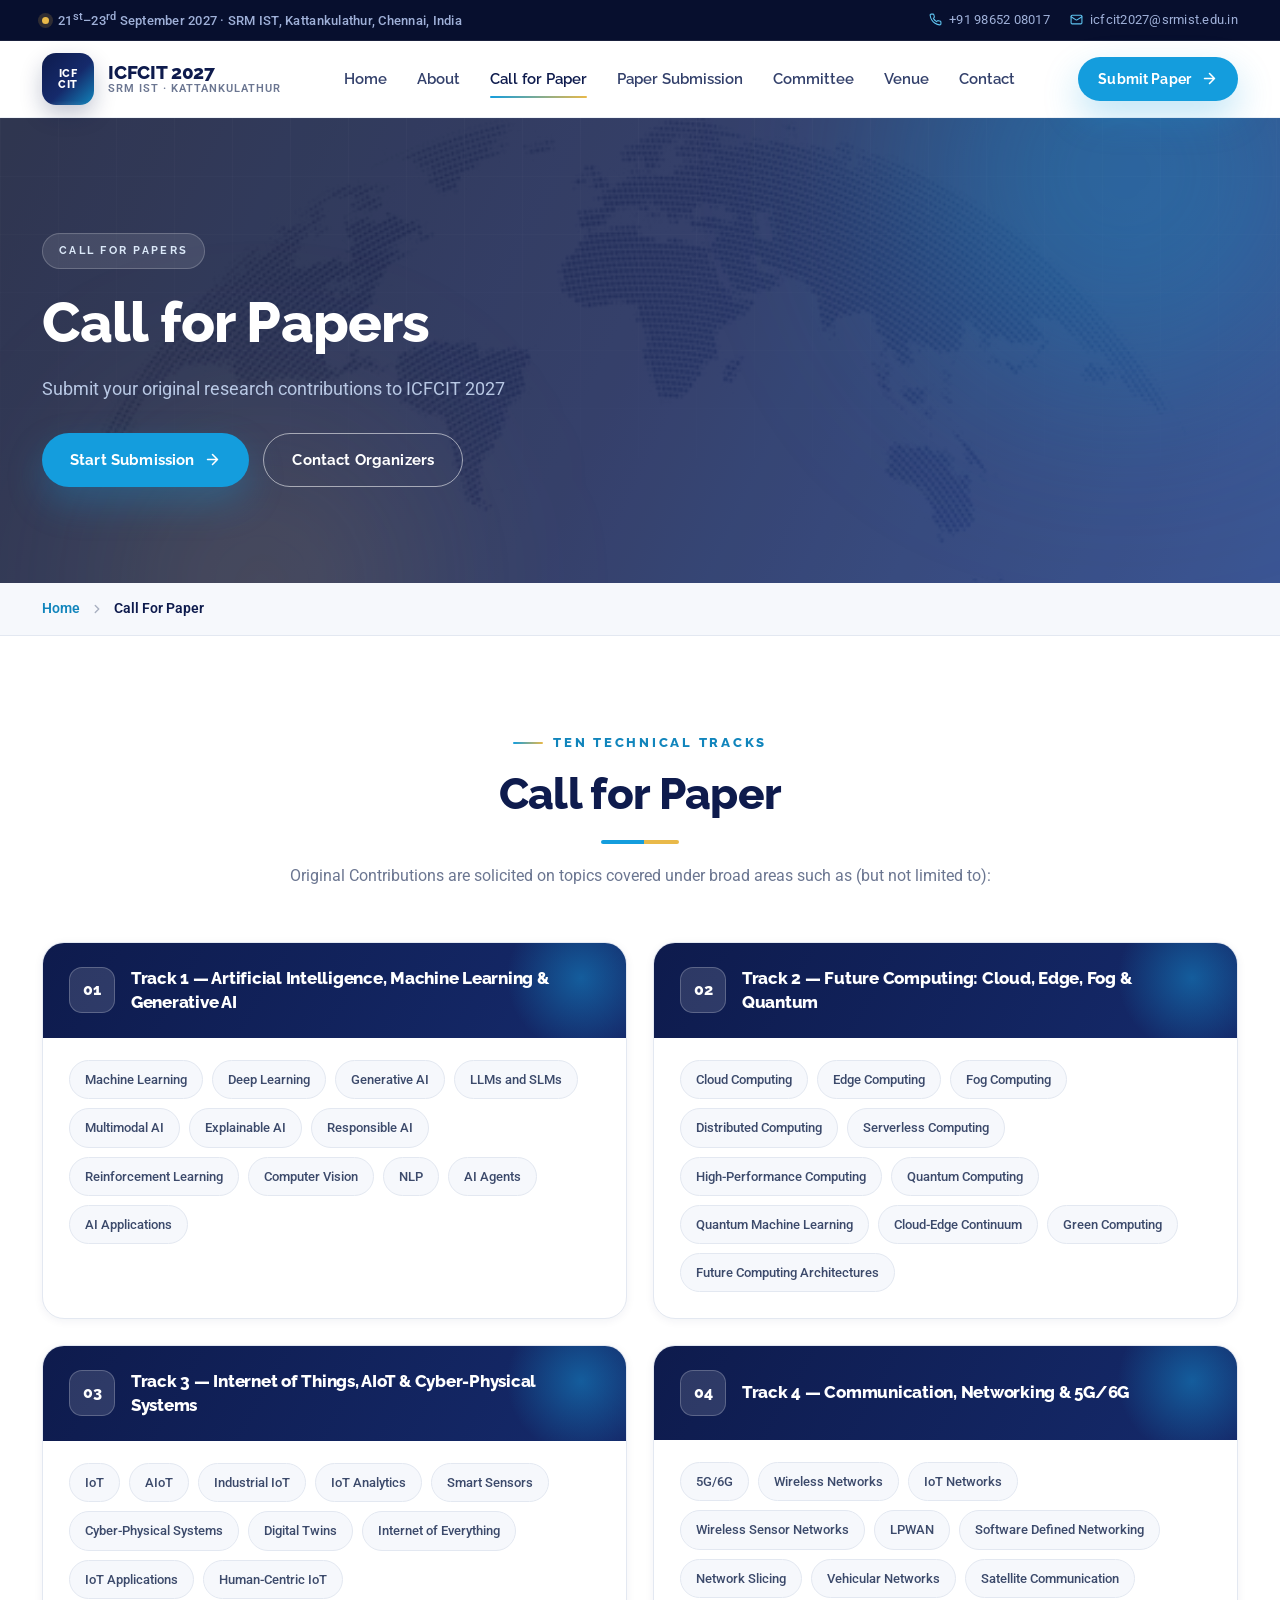
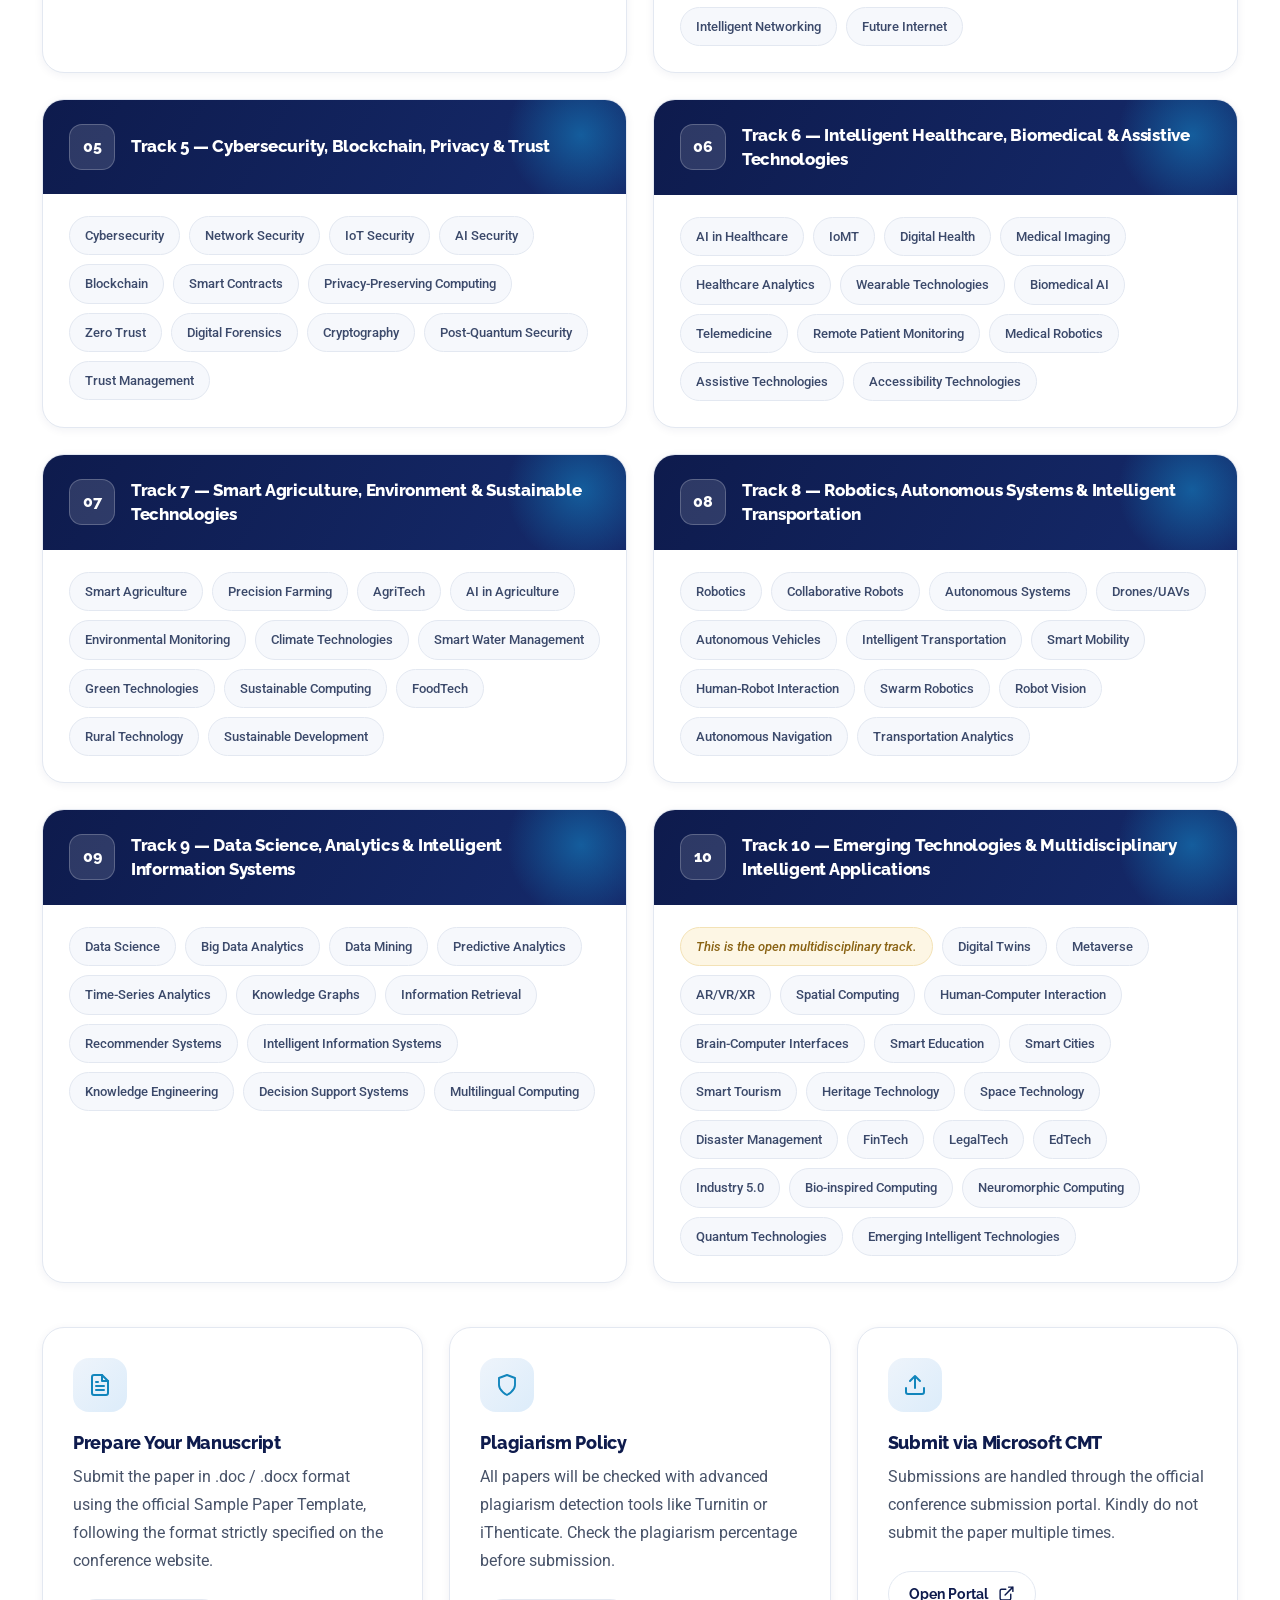
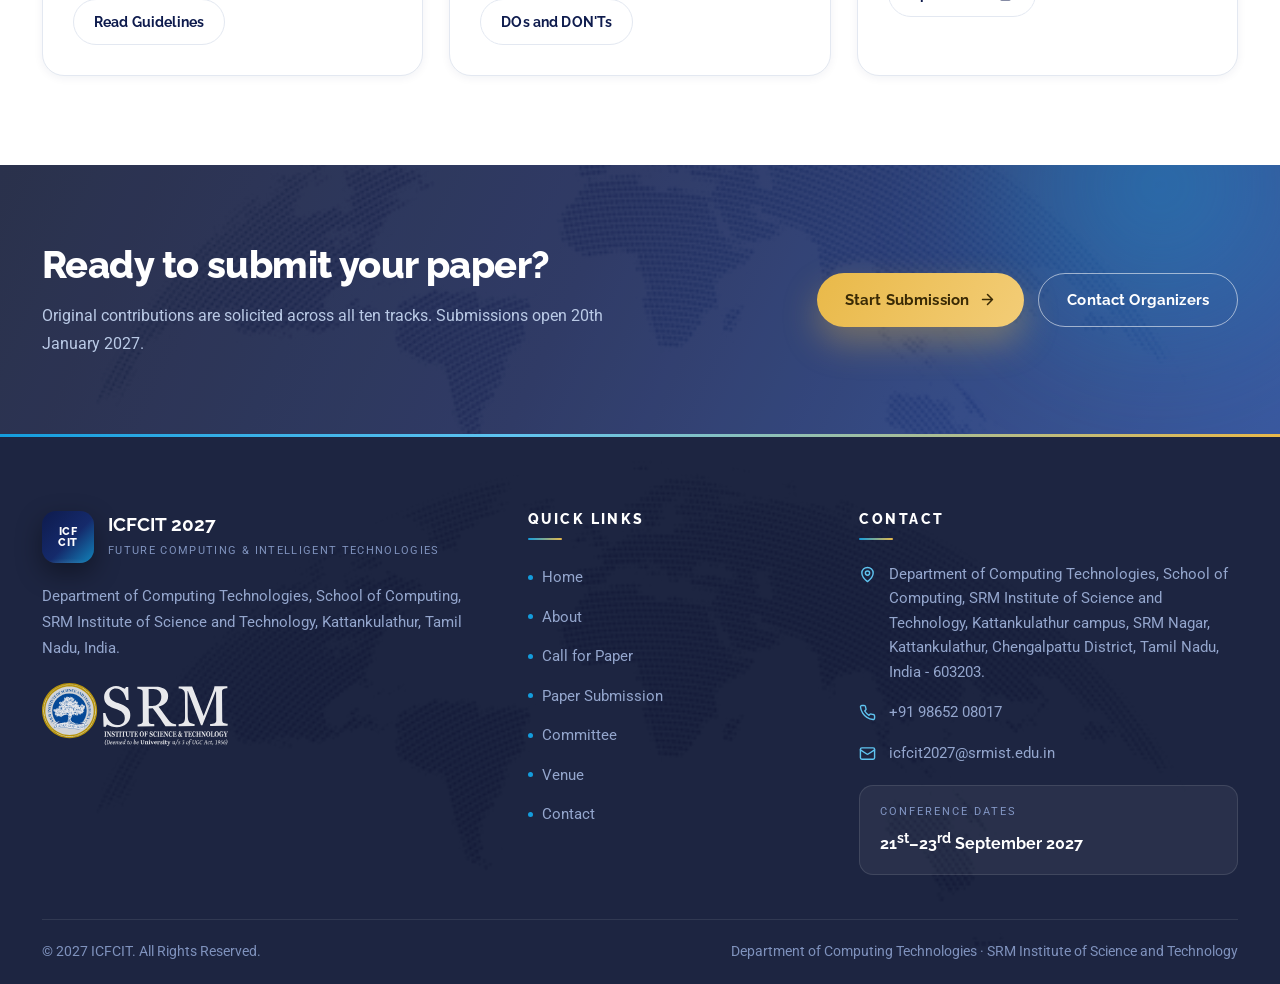
<file: call-for-paper.html>
<!DOCTYPE html>
<html lang="en">
<head>
<meta charset="utf-8">
<meta name="viewport" content="width=device-width, initial-scale=1">
<title>Call for Paper | ICFCIT 2027</title>
<meta name="description" content="ICFCIT 2027 Call for Papers — ten technical tracks spanning AI and Generative AI, future computing, IoT, networking, cybersecurity, healthcare, sustainability, robotics, data science and emerging technologies.">
<link rel="preconnect" href="https://fonts.googleapis.com">
<link rel="preconnect" href="https://fonts.gstatic.com" crossorigin>
<link href="https://fonts.googleapis.com/css2?family=Raleway:wght@400;500;600;700;800;900&family=Roboto:wght@300;400;500;700&display=swap" rel="stylesheet">
<link rel="stylesheet" href="assets/css/style.css">
</head>
<body>

<div class="progress" aria-hidden="true"></div>
<a class="skip-link" href="#main-content">Skip to main content</a>

<div class="topbar">
  <div class="wrap">
    <div class="topbar__left">
      <span class="dot" aria-hidden="true"></span>
      <span>21<sup>st</sup>&ndash;23<sup>rd</sup> September 2027 &middot; SRM IST, Kattankulathur, Chennai, India</span>
    </div>
    <div class="topbar__links">
      <a href="tel:+919865208017"><svg viewBox="0 0 24 24" fill="none" stroke="currentColor" stroke-width="2" stroke-linecap="round" stroke-linejoin="round" aria-hidden="true"><path d="M22 16.92v3a2 2 0 0 1-2.18 2 19.79 19.79 0 0 1-8.63-3.07 19.5 19.5 0 0 1-6-6 19.79 19.79 0 0 1-3.07-8.67A2 2 0 0 1 4.11 2h3a2 2 0 0 1 2 1.72c.13.96.36 1.9.7 2.81a2 2 0 0 1-.45 2.11L8.09 9.91a16 16 0 0 0 6 6l1.27-1.27a2 2 0 0 1 2.11-.45c.9.34 1.85.57 2.81.7A2 2 0 0 1 22 16.92z"/></svg> +91 98652 08017</a>
      <a href="mailto:icfcit2027@srmist.edu.in"><svg viewBox="0 0 24 24" fill="none" stroke="currentColor" stroke-width="2" stroke-linecap="round" stroke-linejoin="round" aria-hidden="true"><rect x="2" y="4" width="20" height="16" rx="2"/><path d="m22 7-8.97 5.7a1.94 1.94 0 0 1-2.06 0L2 7"/></svg> icfcit2027@srmist.edu.in</a>
    </div>
  </div>
</div>

<header class="site-header">
  <div class="wrap">
    <nav class="nav" aria-label="Primary">
      <a class="brand" href="index.html">
        <span class="brand__mark" aria-hidden="true"><span>ICF<br>CIT</span></span>
        <span class="brand__txt">
          <b>ICFCIT 2027</b>
          <small>SRM IST &middot; Kattankulathur</small>
        </span>
      </a>

      <ul class="nav__menu" id="nav-menu">
        <li><a href="index.html">Home</a></li>
        <li><a href="about.html">About</a></li>
        <li><a class="active" href="call-for-paper.html">Call for Paper</a></li>
        <li><a href="paper-submission.html">Paper Submission</a></li>
        <li><a href="committee.html">Committee</a></li>
        <li><a href="venue.html">Venue</a></li>
        <li><a href="contact.html">Contact</a></li>
      </ul>

      <div class="nav__cta">
        <a class="btn btn--sm" href="https://cmt3.research.microsoft.com/ICFCIT2027" target="_blank" rel="noopener">Submit Paper <svg viewBox="0 0 24 24" fill="none" stroke="currentColor" stroke-width="2.2" stroke-linecap="round" stroke-linejoin="round" aria-hidden="true"><path d="M5 12h14M12 5l7 7-7 7"/></svg></a>
        <button class="nav__toggle" type="button" aria-label="Toggle navigation" aria-controls="nav-menu" aria-expanded="false"><span></span></button>
      </div>
    </nav>
  </div>
</header>
<div class="nav-scrim" aria-hidden="true"></div>

<main id="main-content">

<section class="page-hero">
  <span class="page-hero__map" aria-hidden="true"></span>
  <span class="page-hero__grid" aria-hidden="true"></span>
  <span class="page-hero__glow page-hero__glow--a" aria-hidden="true"></span>
  <span class="page-hero__glow page-hero__glow--b" aria-hidden="true"></span>
  <div class="wrap">
    <span class="page-hero__tag">Call for Papers</span>
    <h1>Call for Papers</h1>
    <p>Submit your original research contributions to ICFCIT 2027</p>
    <div class="btn-row">
        <a class="btn" href="https://cmt3.research.microsoft.com/ICFCIT2027" target="_blank" rel="noopener">Start Submission <svg viewBox="0 0 24 24" fill="none" stroke="currentColor" stroke-width="2.2" stroke-linecap="round" stroke-linejoin="round" aria-hidden="true"><path d="M5 12h14M12 5l7 7-7 7"/></svg></a>
        <a class="btn btn--ghost" href="contact.html">Contact Organizers</a>
    </div>
  </div>
</section>

<nav class="crumb" aria-label="Breadcrumb">
  <div class="wrap">
    <a href="index.html">Home</a>
    <svg viewBox="0 0 24 24" fill="none" stroke="currentColor" stroke-width="2.4" stroke-linecap="round" stroke-linejoin="round" aria-hidden="true"><path d="m9 18 6-6-6-6"/></svg>
    <span class="cur">Call For Paper</span>
  </div>
</nav>

<section class="section">
  <div class="wrap">
    <div class="head head--center reveal">
      <span class="eyebrow">Ten Technical Tracks</span>
      <h2>Call for Paper</h2>
      <div class="rule"></div>
      <p style="margin-top:18px">Original Contributions are solicited on topics covered under broad areas such as (but not limited to):</p>
    </div>
    <div class="tracks">
      <article class="track reveal" data-d="2">
        <div class="track__head">
          <span class="track__no">01</span>
          <h3>Track 1 &mdash; Artificial Intelligence, Machine Learning &amp; Generative AI</h3>
        </div>
        <div class="track__body">
          <span class="pill">Machine Learning</span>
          <span class="pill">Deep Learning</span>
          <span class="pill">Generative AI</span>
          <span class="pill">LLMs and SLMs</span>
          <span class="pill">Multimodal AI</span>
          <span class="pill">Explainable AI</span>
          <span class="pill">Responsible AI</span>
          <span class="pill">Reinforcement Learning</span>
          <span class="pill">Computer Vision</span>
          <span class="pill">NLP</span>
          <span class="pill">AI Agents</span>
          <span class="pill">AI Applications</span>
        </div>
      </article>
      <article class="track reveal" data-d="1">
        <div class="track__head">
          <span class="track__no">02</span>
          <h3>Track 2 &mdash; Future Computing: Cloud, Edge, Fog &amp; Quantum</h3>
        </div>
        <div class="track__body">
          <span class="pill">Cloud Computing</span>
          <span class="pill">Edge Computing</span>
          <span class="pill">Fog Computing</span>
          <span class="pill">Distributed Computing</span>
          <span class="pill">Serverless Computing</span>
          <span class="pill">High-Performance Computing</span>
          <span class="pill">Quantum Computing</span>
          <span class="pill">Quantum Machine Learning</span>
          <span class="pill">Cloud-Edge Continuum</span>
          <span class="pill">Green Computing</span>
          <span class="pill">Future Computing Architectures</span>
        </div>
      </article>
      <article class="track reveal" data-d="2">
        <div class="track__head">
          <span class="track__no">03</span>
          <h3>Track 3 &mdash; Internet of Things, AIoT &amp; Cyber-Physical Systems</h3>
        </div>
        <div class="track__body">
          <span class="pill">IoT</span>
          <span class="pill">AIoT</span>
          <span class="pill">Industrial IoT</span>
          <span class="pill">IoT Analytics</span>
          <span class="pill">Smart Sensors</span>
          <span class="pill">Cyber-Physical Systems</span>
          <span class="pill">Digital Twins</span>
          <span class="pill">Internet of Everything</span>
          <span class="pill">IoT Applications</span>
          <span class="pill">Human-Centric IoT</span>
        </div>
      </article>
      <article class="track reveal" data-d="1">
        <div class="track__head">
          <span class="track__no">04</span>
          <h3>Track 4 &mdash; Communication, Networking &amp; 5G/6G</h3>
        </div>
        <div class="track__body">
          <span class="pill">5G/6G</span>
          <span class="pill">Wireless Networks</span>
          <span class="pill">IoT Networks</span>
          <span class="pill">Wireless Sensor Networks</span>
          <span class="pill">LPWAN</span>
          <span class="pill">Software Defined Networking</span>
          <span class="pill">Network Slicing</span>
          <span class="pill">Vehicular Networks</span>
          <span class="pill">Satellite Communication</span>
          <span class="pill">Intelligent Networking</span>
          <span class="pill">Future Internet</span>
        </div>
      </article>
      <article class="track reveal" data-d="2">
        <div class="track__head">
          <span class="track__no">05</span>
          <h3>Track 5 &mdash; Cybersecurity, Blockchain, Privacy &amp; Trust</h3>
        </div>
        <div class="track__body">
          <span class="pill">Cybersecurity</span>
          <span class="pill">Network Security</span>
          <span class="pill">IoT Security</span>
          <span class="pill">AI Security</span>
          <span class="pill">Blockchain</span>
          <span class="pill">Smart Contracts</span>
          <span class="pill">Privacy-Preserving Computing</span>
          <span class="pill">Zero Trust</span>
          <span class="pill">Digital Forensics</span>
          <span class="pill">Cryptography</span>
          <span class="pill">Post-Quantum Security</span>
          <span class="pill">Trust Management</span>
        </div>
      </article>
      <article class="track reveal" data-d="1">
        <div class="track__head">
          <span class="track__no">06</span>
          <h3>Track 6 &mdash; Intelligent Healthcare, Biomedical &amp; Assistive Technologies</h3>
        </div>
        <div class="track__body">
          <span class="pill">AI in Healthcare</span>
          <span class="pill">IoMT</span>
          <span class="pill">Digital Health</span>
          <span class="pill">Medical Imaging</span>
          <span class="pill">Healthcare Analytics</span>
          <span class="pill">Wearable Technologies</span>
          <span class="pill">Biomedical AI</span>
          <span class="pill">Telemedicine</span>
          <span class="pill">Remote Patient Monitoring</span>
          <span class="pill">Medical Robotics</span>
          <span class="pill">Assistive Technologies</span>
          <span class="pill">Accessibility Technologies</span>
        </div>
      </article>
      <article class="track reveal" data-d="2">
        <div class="track__head">
          <span class="track__no">07</span>
          <h3>Track 7 &mdash; Smart Agriculture, Environment &amp; Sustainable Technologies</h3>
        </div>
        <div class="track__body">
          <span class="pill">Smart Agriculture</span>
          <span class="pill">Precision Farming</span>
          <span class="pill">AgriTech</span>
          <span class="pill">AI in Agriculture</span>
          <span class="pill">Environmental Monitoring</span>
          <span class="pill">Climate Technologies</span>
          <span class="pill">Smart Water Management</span>
          <span class="pill">Green Technologies</span>
          <span class="pill">Sustainable Computing</span>
          <span class="pill">FoodTech</span>
          <span class="pill">Rural Technology</span>
          <span class="pill">Sustainable Development</span>
        </div>
      </article>
      <article class="track reveal" data-d="1">
        <div class="track__head">
          <span class="track__no">08</span>
          <h3>Track 8 &mdash; Robotics, Autonomous Systems &amp; Intelligent Transportation</h3>
        </div>
        <div class="track__body">
          <span class="pill">Robotics</span>
          <span class="pill">Collaborative Robots</span>
          <span class="pill">Autonomous Systems</span>
          <span class="pill">Drones/UAVs</span>
          <span class="pill">Autonomous Vehicles</span>
          <span class="pill">Intelligent Transportation</span>
          <span class="pill">Smart Mobility</span>
          <span class="pill">Human-Robot Interaction</span>
          <span class="pill">Swarm Robotics</span>
          <span class="pill">Robot Vision</span>
          <span class="pill">Autonomous Navigation</span>
          <span class="pill">Transportation Analytics</span>
        </div>
      </article>
      <article class="track reveal" data-d="2">
        <div class="track__head">
          <span class="track__no">09</span>
          <h3>Track 9 &mdash; Data Science, Analytics &amp; Intelligent Information Systems</h3>
        </div>
        <div class="track__body">
          <span class="pill">Data Science</span>
          <span class="pill">Big Data Analytics</span>
          <span class="pill">Data Mining</span>
          <span class="pill">Predictive Analytics</span>
          <span class="pill">Time-Series Analytics</span>
          <span class="pill">Knowledge Graphs</span>
          <span class="pill">Information Retrieval</span>
          <span class="pill">Recommender Systems</span>
          <span class="pill">Intelligent Information Systems</span>
          <span class="pill">Knowledge Engineering</span>
          <span class="pill">Decision Support Systems</span>
          <span class="pill">Multilingual Computing</span>
        </div>
      </article>
      <article class="track reveal" data-d="1">
        <div class="track__head">
          <span class="track__no">10</span>
          <h3>Track 10 &mdash; Emerging Technologies &amp; Multidisciplinary Intelligent Applications</h3>
        </div>
        <div class="track__body">
          <span class="pill pill--note">This is the open multidisciplinary track.</span>
          <span class="pill">Digital Twins</span>
          <span class="pill">Metaverse</span>
          <span class="pill">AR/VR/XR</span>
          <span class="pill">Spatial Computing</span>
          <span class="pill">Human-Computer Interaction</span>
          <span class="pill">Brain-Computer Interfaces</span>
          <span class="pill">Smart Education</span>
          <span class="pill">Smart Cities</span>
          <span class="pill">Smart Tourism</span>
          <span class="pill">Heritage Technology</span>
          <span class="pill">Space Technology</span>
          <span class="pill">Disaster Management</span>
          <span class="pill">FinTech</span>
          <span class="pill">LegalTech</span>
          <span class="pill">EdTech</span>
          <span class="pill">Industry 5.0</span>
          <span class="pill">Bio-inspired Computing</span>
          <span class="pill">Neuromorphic Computing</span>
          <span class="pill">Quantum Technologies</span>
          <span class="pill">Emerging Intelligent Technologies</span>
        </div>
      </article>
    </div>

    <div class="grid g-3 reveal" style="margin-top:44px">
      <article class="card">
        <span class="icon-badge" aria-hidden="true"><svg viewBox="0 0 24 24" fill="none" stroke="currentColor" stroke-width="2" stroke-linecap="round" stroke-linejoin="round" aria-hidden="true"><path d="M14 2H6a2 2 0 0 0-2 2v16a2 2 0 0 0 2 2h12a2 2 0 0 0 2-2V8z"/><path d="M14 2v6h6M16 13H8M16 17H8M10 9H8"/></svg></span>
        <h3>Prepare Your Manuscript</h3>
        <p>Submit the paper in .doc / .docx format using the official Sample Paper Template, following the format strictly specified on the conference website.</p>
        <a class="btn btn--outline btn--sm" href="paper-submission.html#paper-submission" style="margin-top:6px">Read Guidelines</a>
      </article>
      <article class="card">
        <span class="icon-badge" aria-hidden="true"><svg viewBox="0 0 24 24" fill="none" stroke="currentColor" stroke-width="1.9" stroke-linecap="round" stroke-linejoin="round"><path d="M12 22s8-4 8-10V5l-8-3-8 3v7c0 6 8 10 8 10z"/></svg></span>
        <h3>Plagiarism Policy</h3>
        <p>All papers will be checked with advanced plagiarism detection tools like Turnitin or iThenticate. Check the plagiarism percentage before submission.</p>
        <a class="btn btn--outline btn--sm" href="paper-submission.html#dos-donts" style="margin-top:6px">DOs and DON'Ts</a>
      </article>
      <article class="card">
        <span class="icon-badge" aria-hidden="true"><svg viewBox="0 0 24 24" fill="none" stroke="currentColor" stroke-width="2" stroke-linecap="round" stroke-linejoin="round" aria-hidden="true"><path d="M21 15v4a2 2 0 0 1-2 2H5a2 2 0 0 1-2-2v-4"/><path d="M17 8l-5-5-5 5M12 3v12"/></svg></span>
        <h3>Submit via Microsoft CMT</h3>
        <p>Submissions are handled through the official conference submission portal. Kindly do not submit the paper multiple times.</p>
        <a class="btn btn--outline btn--sm" href="https://cmt3.research.microsoft.com/ICFCIT2027" target="_blank" rel="noopener" style="margin-top:6px">Open Portal <svg viewBox="0 0 24 24" fill="none" stroke="currentColor" stroke-width="2" stroke-linecap="round" stroke-linejoin="round" aria-hidden="true"><path d="M18 13v6a2 2 0 0 1-2 2H5a2 2 0 0 1-2-2V8a2 2 0 0 1 2-2h6"/><path d="M15 3h6v6M10 14 21 3"/></svg></a>
      </article>
    </div>
  </div>
</section>

<section class="cta-band">
  <div class="wrap">
    <div class="cta-band__inner">
      <div class="reveal">
        <h2>Ready to submit your paper?</h2>
        <p>Original contributions are solicited across all ten tracks. Submissions open 20th January 2027.</p>
      </div>
      <div class="btn-row reveal" data-d="2">
        <a class="btn btn--gold" href="https://cmt3.research.microsoft.com/ICFCIT2027" target="_blank" rel="noopener">Start Submission <svg viewBox="0 0 24 24" fill="none" stroke="currentColor" stroke-width="2.2" stroke-linecap="round" stroke-linejoin="round" aria-hidden="true"><path d="M5 12h14M12 5l7 7-7 7"/></svg></a>
        <a class="btn btn--ghost" href="contact.html">Contact Organizers</a>
      </div>
    </div>
  </div>
</section>

</main>

<footer class="site-footer">
  <div class="wrap">
    <div class="footer-grid">
      <div>
        <div class="footer-brand">
          <span class="brand__mark" aria-hidden="true"><span>ICF<br>CIT</span></span>
          <span>
            <b>ICFCIT 2027</b>
            <small>Future Computing &amp; Intelligent Technologies</small>
          </span>
        </div>
        <p>
          Department of Computing Technologies, School of Computing, SRM Institute of Science and Technology,
          Kattankulathur, Tamil Nadu, India.
        </p>
        <a href="https://www.srmist.edu.in/" target="_blank" rel="noopener">
          <img class="footer-logo" src="images/srm-logo-white.svg" alt="SRM Institute of Science and Technology">
        </a>
      </div>

      <div>
        <h4>Quick Links</h4>
        <ul class="footer-links">
          <li><a href="index.html">Home</a></li>
          <li><a href="about.html">About</a></li>
          <li><a href="call-for-paper.html">Call for Paper</a></li>
          <li><a href="paper-submission.html">Paper Submission</a></li>
          <li><a href="committee.html">Committee</a></li>
          <li><a href="venue.html">Venue</a></li>
          <li><a href="contact.html">Contact</a></li>
        </ul>
      </div>

      <div>
        <h4>Contact</h4>
        <ul class="footer-contact">
          <li><svg viewBox="0 0 24 24" fill="none" stroke="currentColor" stroke-width="2" stroke-linecap="round" stroke-linejoin="round" aria-hidden="true"><path d="M20 10c0 6-8 12-8 12s-8-6-8-12a8 8 0 0 1 16 0z"/><circle cx="12" cy="10" r="3"/></svg><span>Department of Computing Technologies, School of Computing, SRM Institute of Science and Technology, Kattankulathur campus, SRM Nagar, Kattankulathur, Chengalpattu District, Tamil Nadu, India - 603203.</span></li>
          <li><svg viewBox="0 0 24 24" fill="none" stroke="currentColor" stroke-width="2" stroke-linecap="round" stroke-linejoin="round" aria-hidden="true"><path d="M22 16.92v3a2 2 0 0 1-2.18 2 19.79 19.79 0 0 1-8.63-3.07 19.5 19.5 0 0 1-6-6 19.79 19.79 0 0 1-3.07-8.67A2 2 0 0 1 4.11 2h3a2 2 0 0 1 2 1.72c.13.96.36 1.9.7 2.81a2 2 0 0 1-.45 2.11L8.09 9.91a16 16 0 0 0 6 6l1.27-1.27a2 2 0 0 1 2.11-.45c.9.34 1.85.57 2.81.7A2 2 0 0 1 22 16.92z"/></svg><a href="tel:+919865208017">+91 98652 08017</a></li>
          <li><svg viewBox="0 0 24 24" fill="none" stroke="currentColor" stroke-width="2" stroke-linecap="round" stroke-linejoin="round" aria-hidden="true"><rect x="2" y="4" width="20" height="16" rx="2"/><path d="m22 7-8.97 5.7a1.94 1.94 0 0 1-2.06 0L2 7"/></svg><a href="mailto:icfcit2027@srmist.edu.in">icfcit2027@srmist.edu.in</a></li>
        </ul>
        <div class="footer-date">
          <small>Conference Dates</small>
          <b>21<sup>st</sup>&ndash;23<sup>rd</sup> September 2027</b>
        </div>
      </div>
    </div>

    <div class="footer-bottom">
      <span>&copy; 2027 ICFCIT. All Rights Reserved.</span>
      <span>Department of Computing Technologies &middot; <a href="https://www.srmist.edu.in/" target="_blank" rel="noopener">SRM Institute of Science and Technology</a></span>
    </div>
  </div>
</footer>

<button class="to-top" type="button" aria-label="Back to top">
  <svg viewBox="0 0 24 24" fill="none" stroke="currentColor" stroke-width="2.4" stroke-linecap="round" stroke-linejoin="round" aria-hidden="true"><path d="M12 19V5M5 12l7-7 7 7"/></svg>
</button>

<script src="assets/js/main.js"></script>
</body>
</html>
</file>
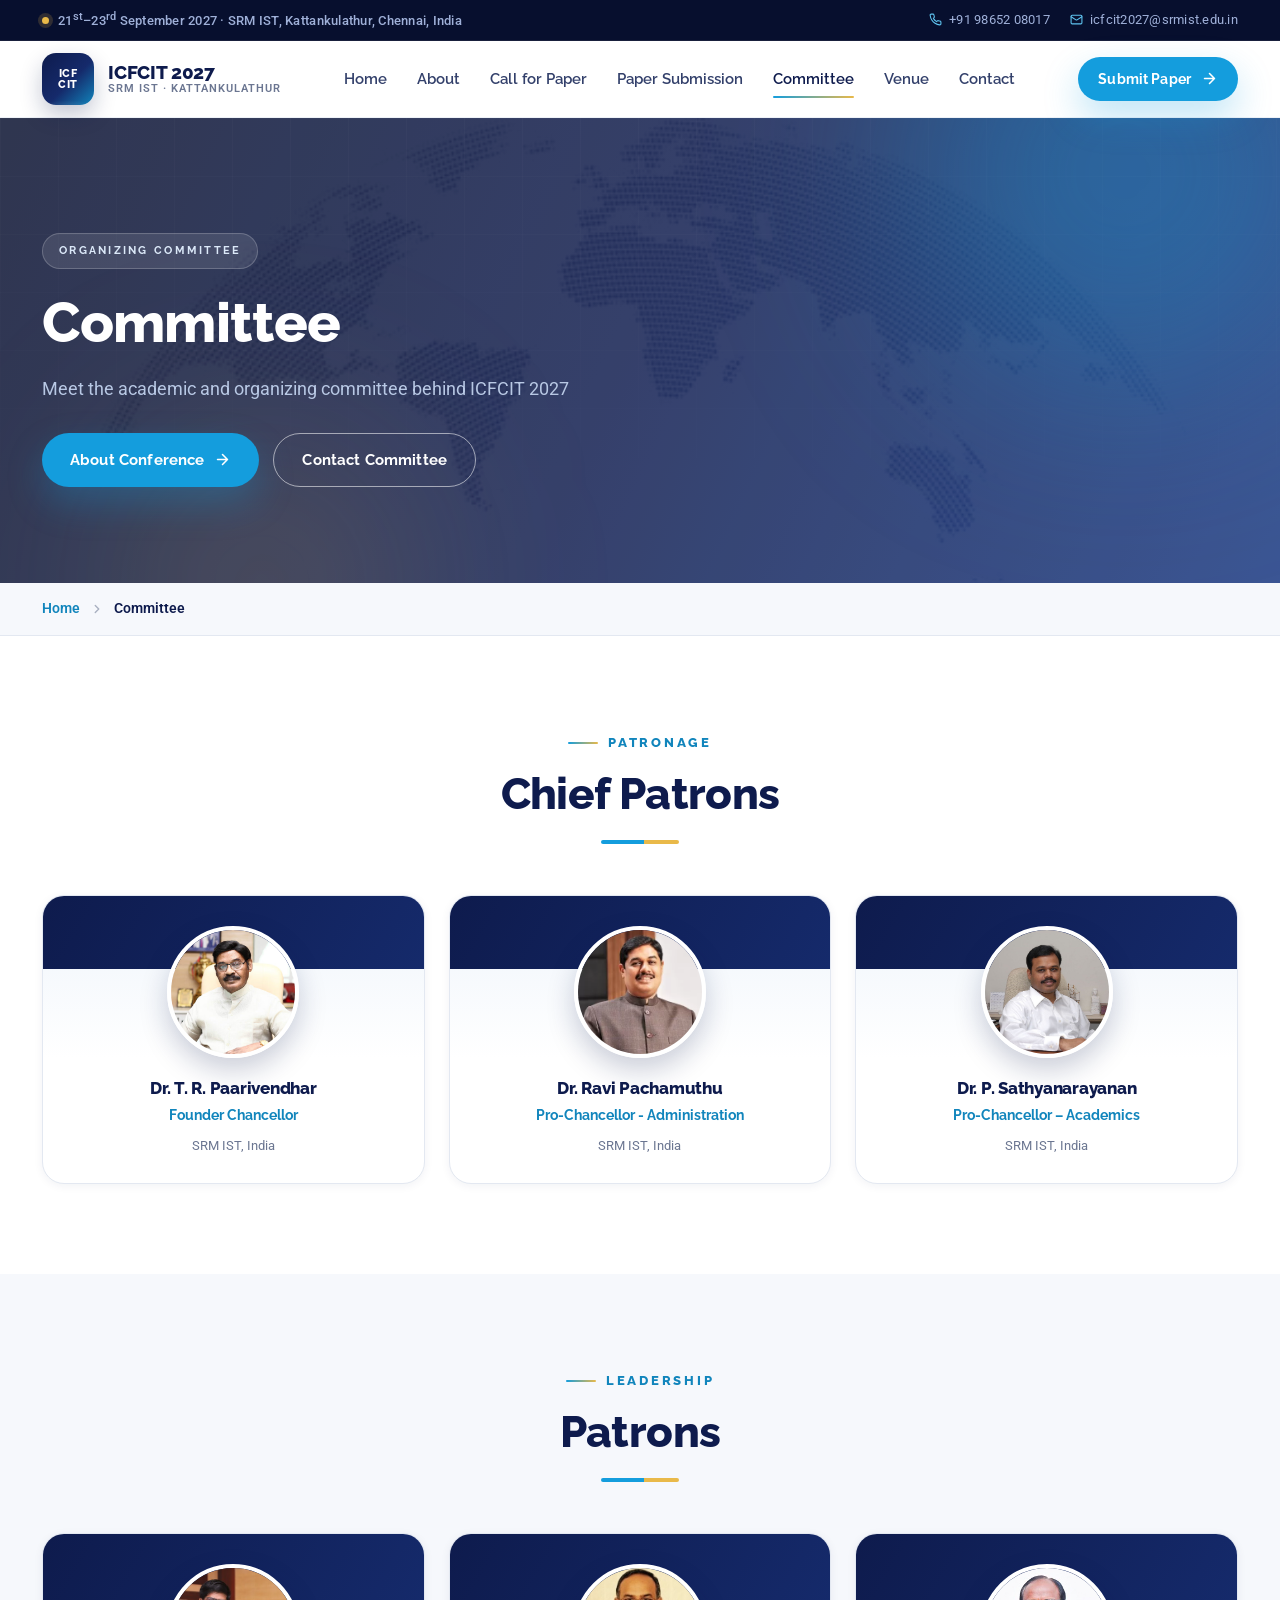
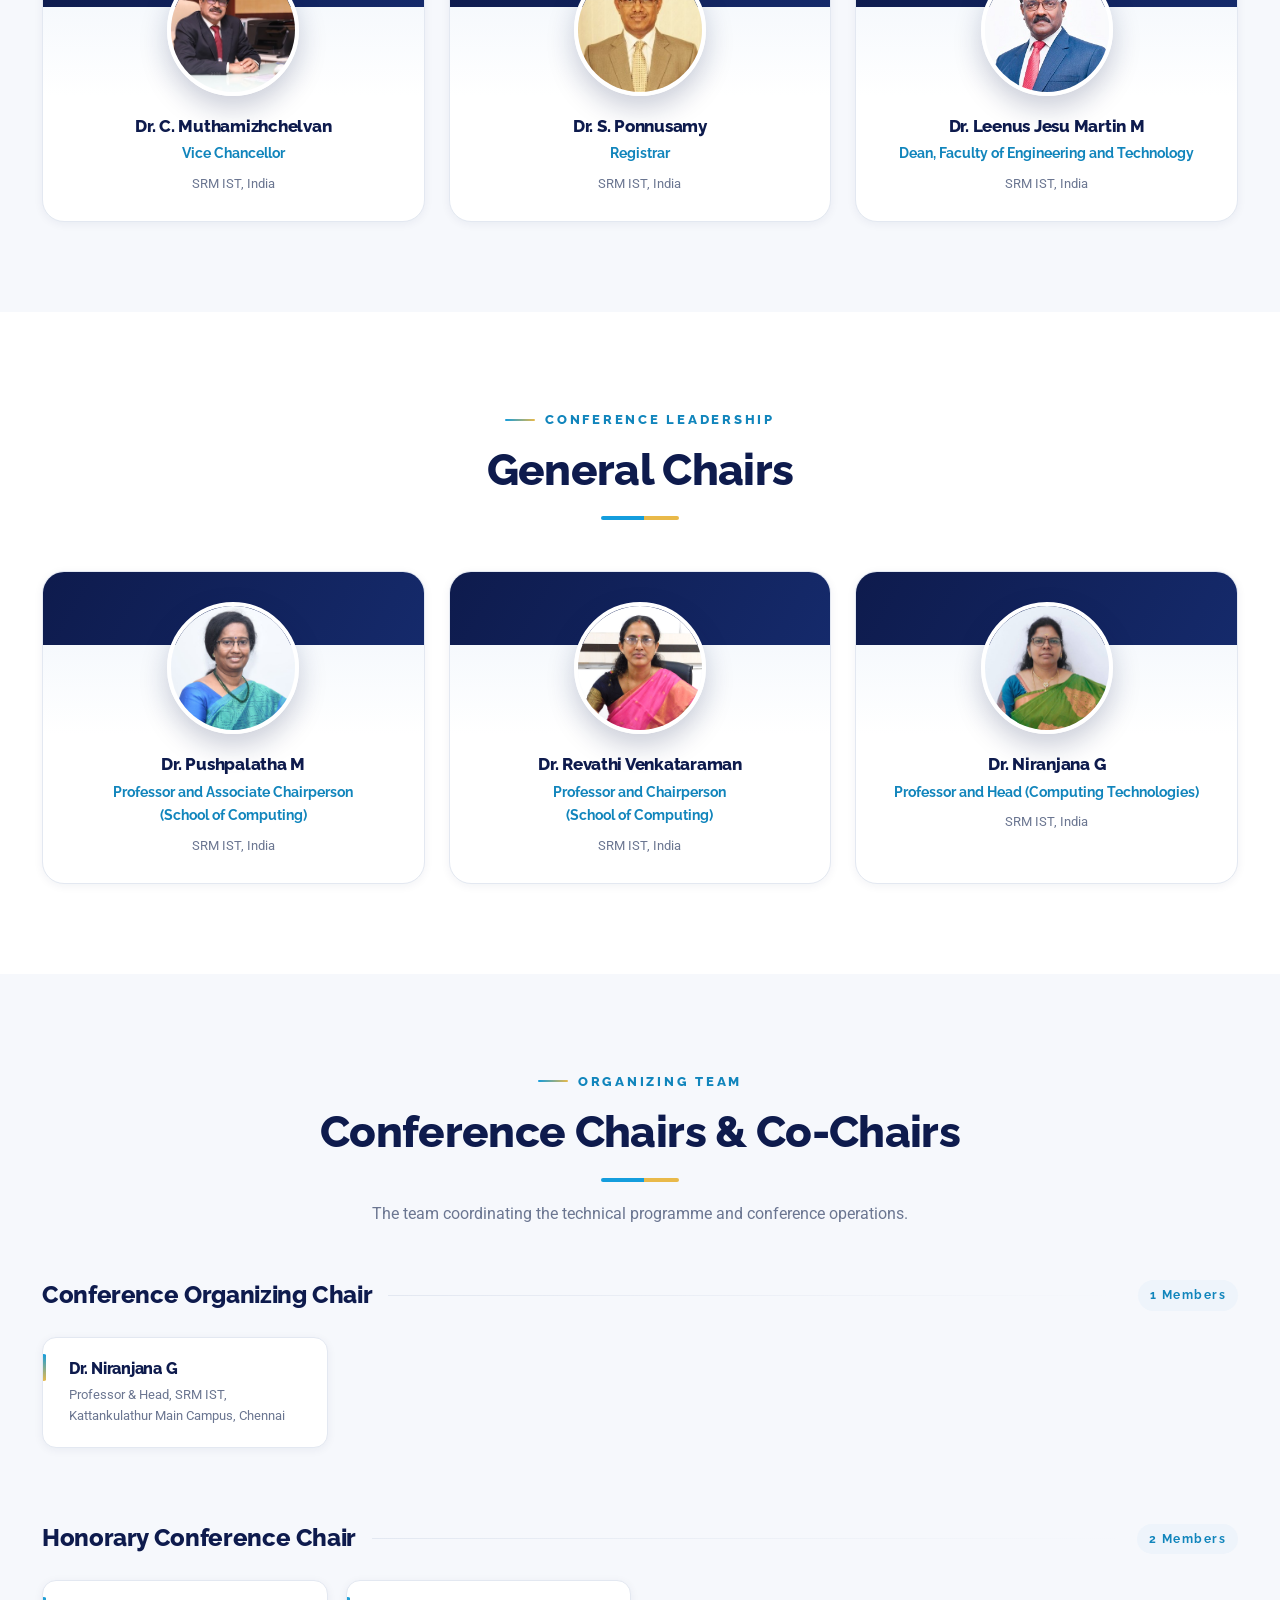
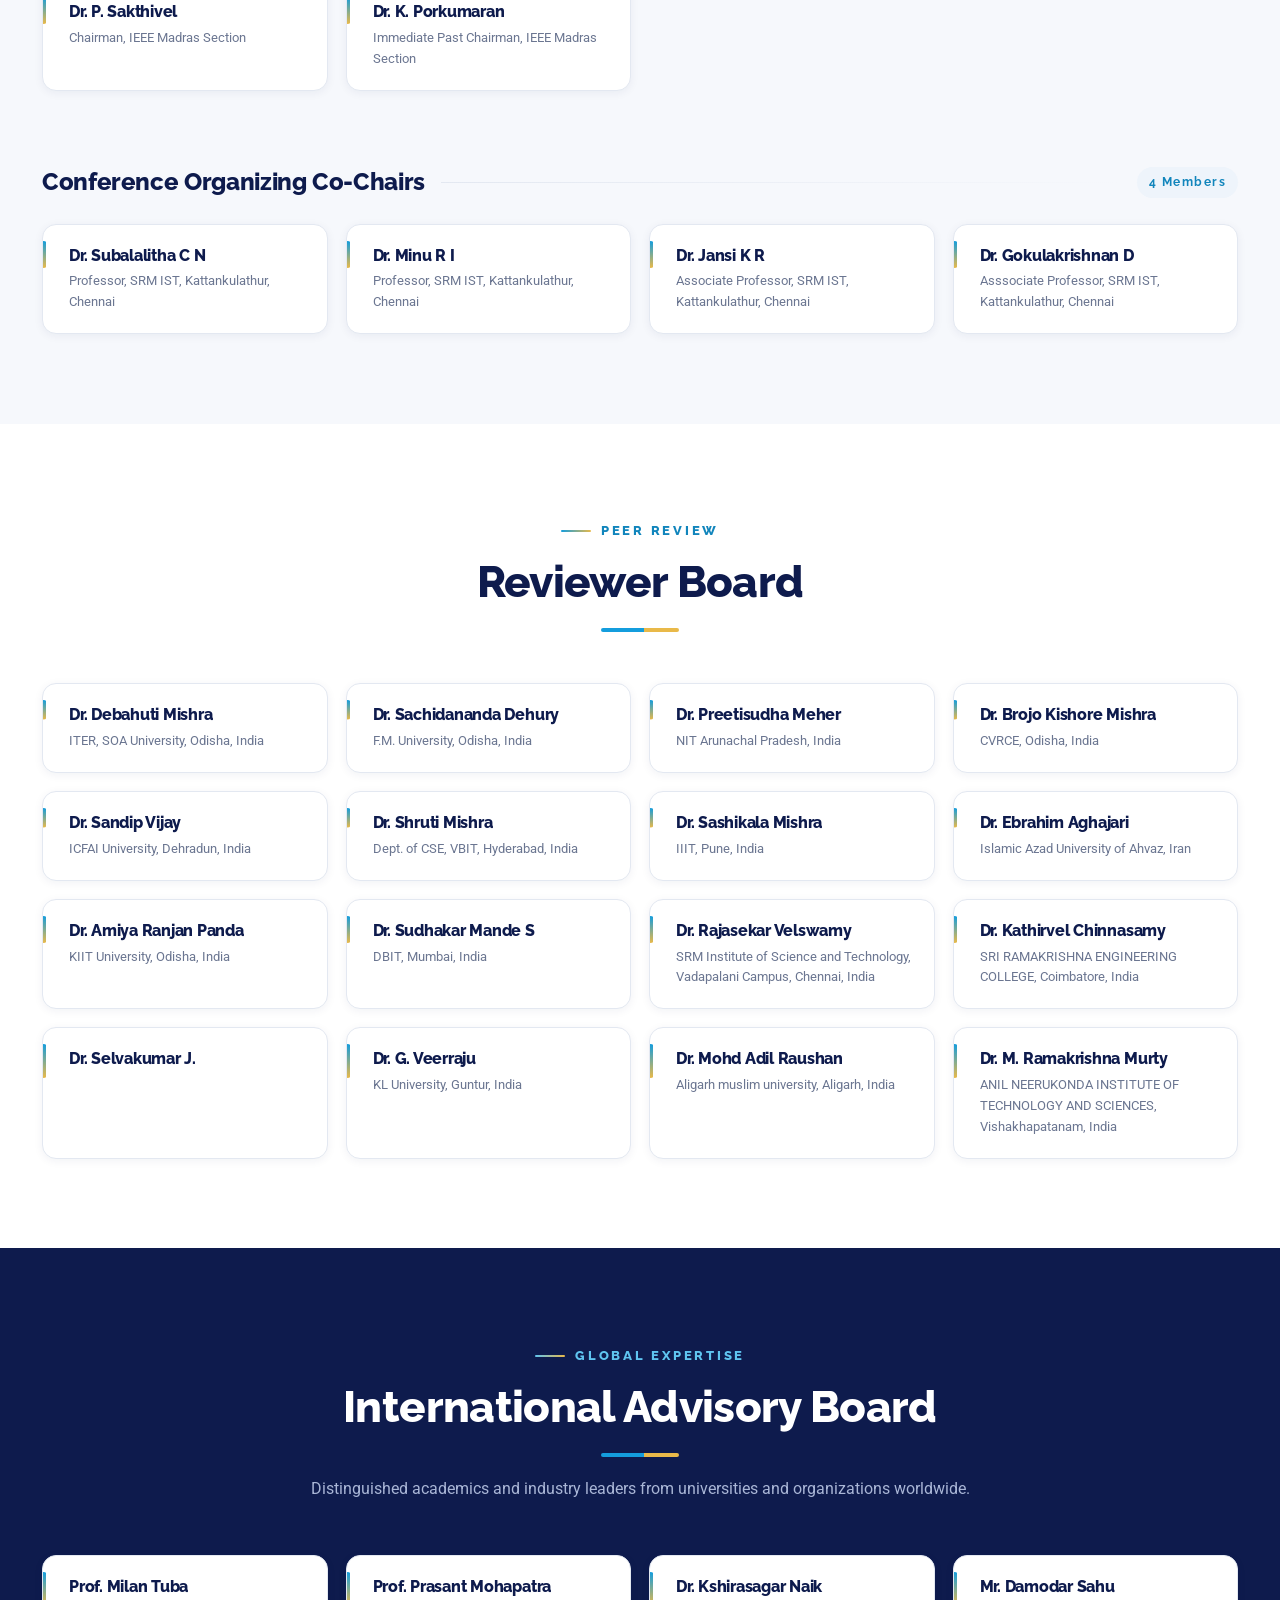
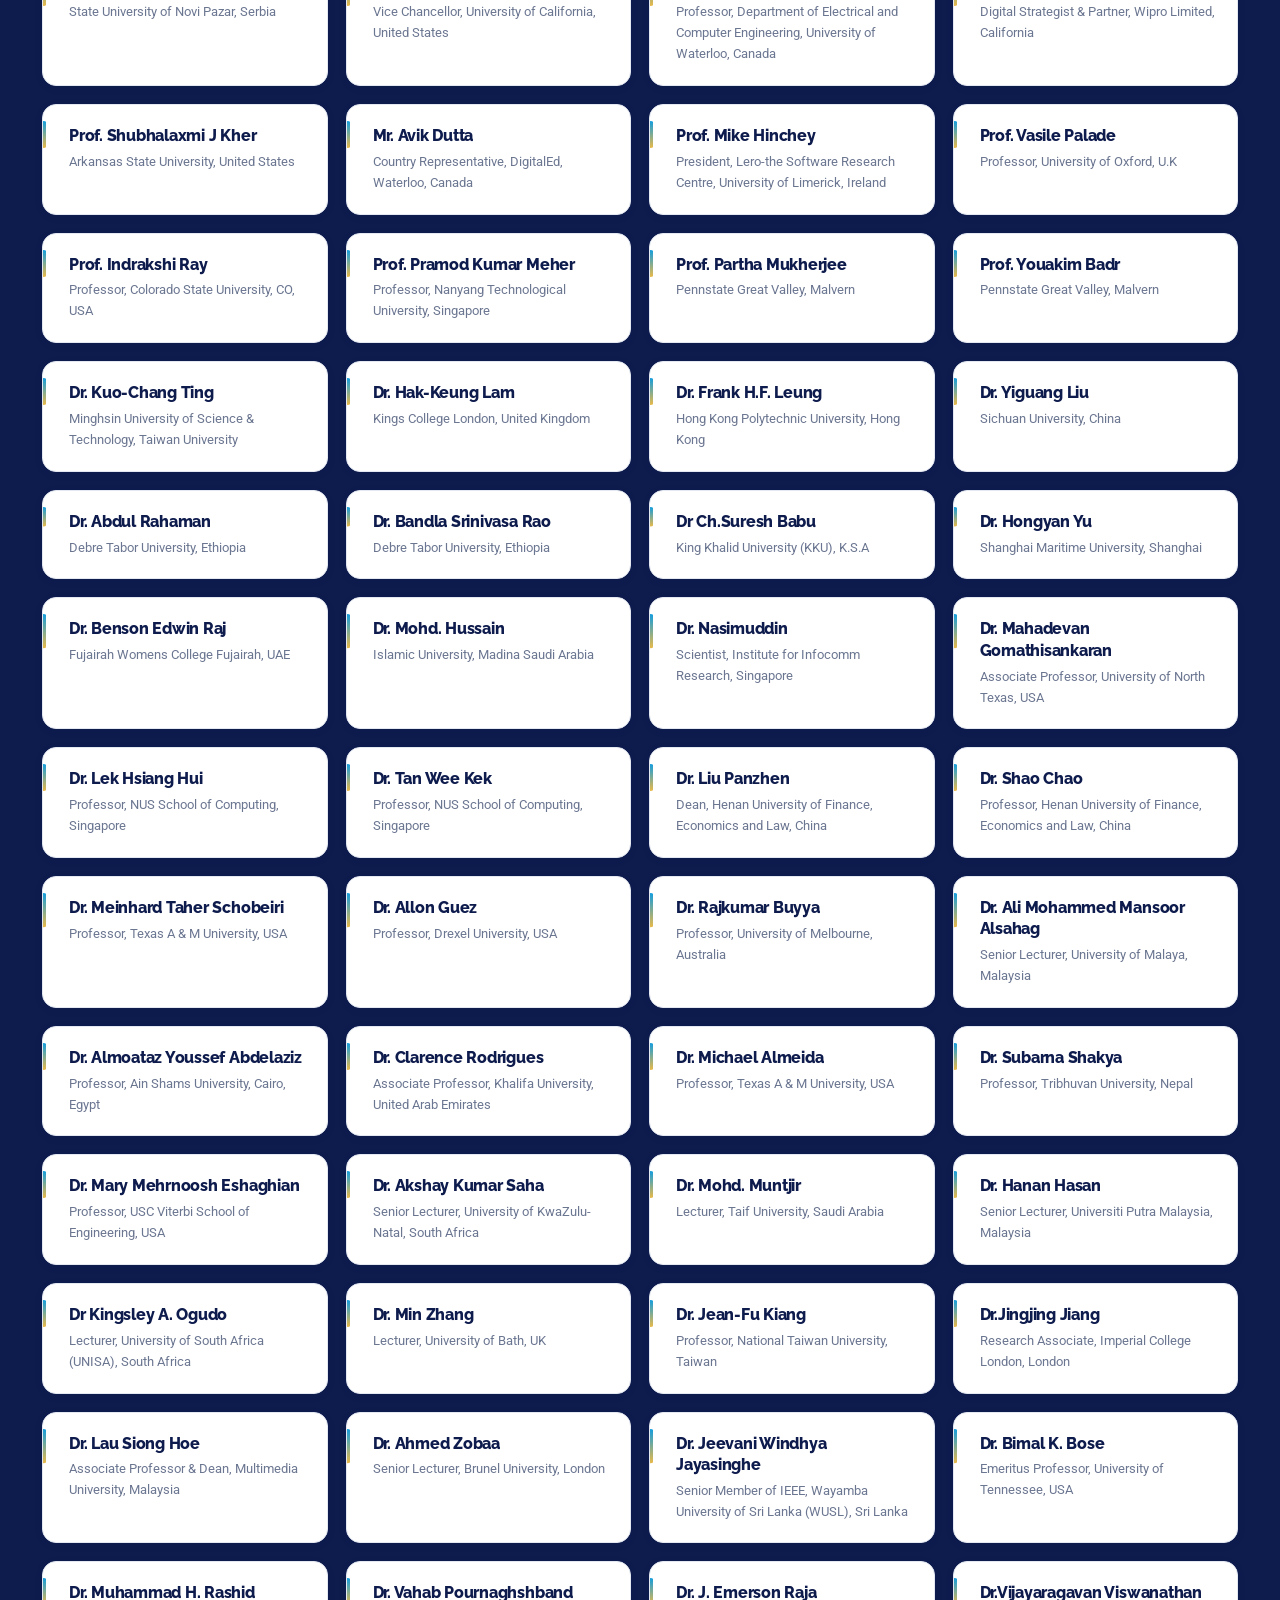
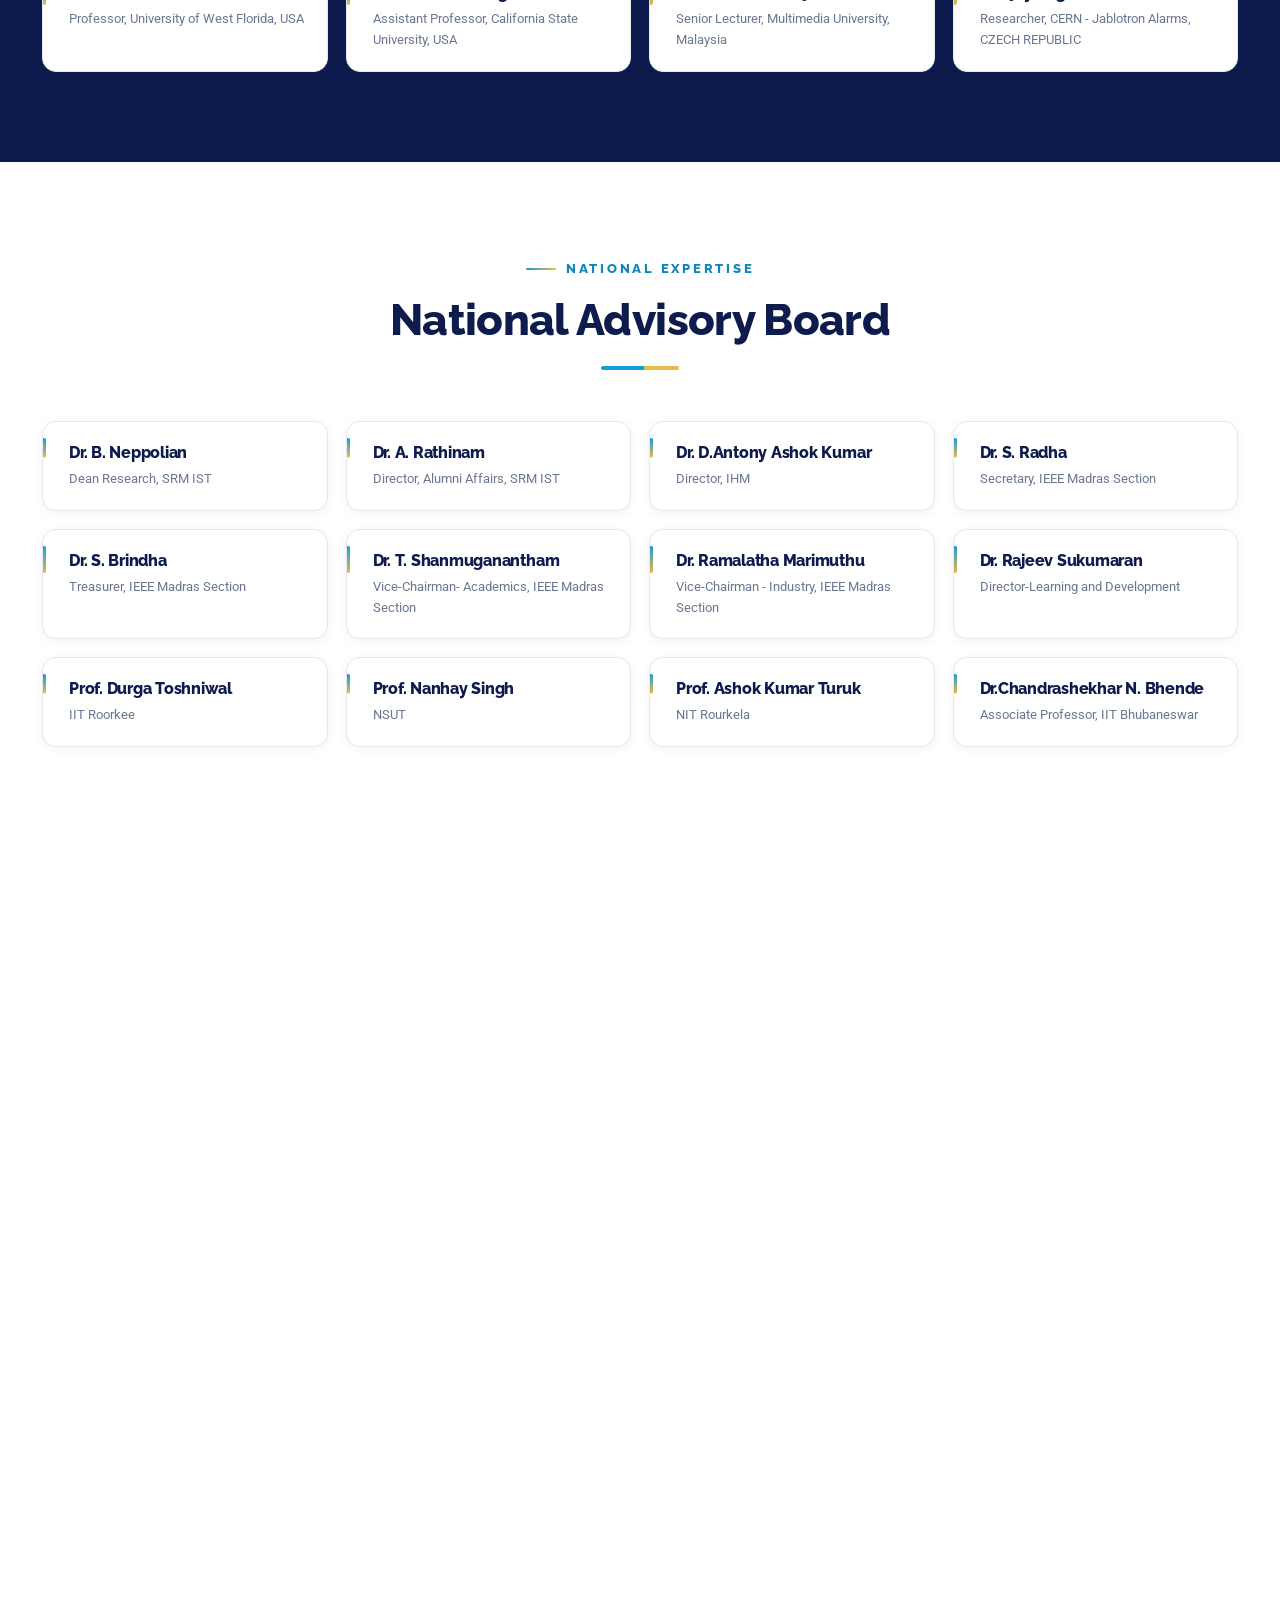
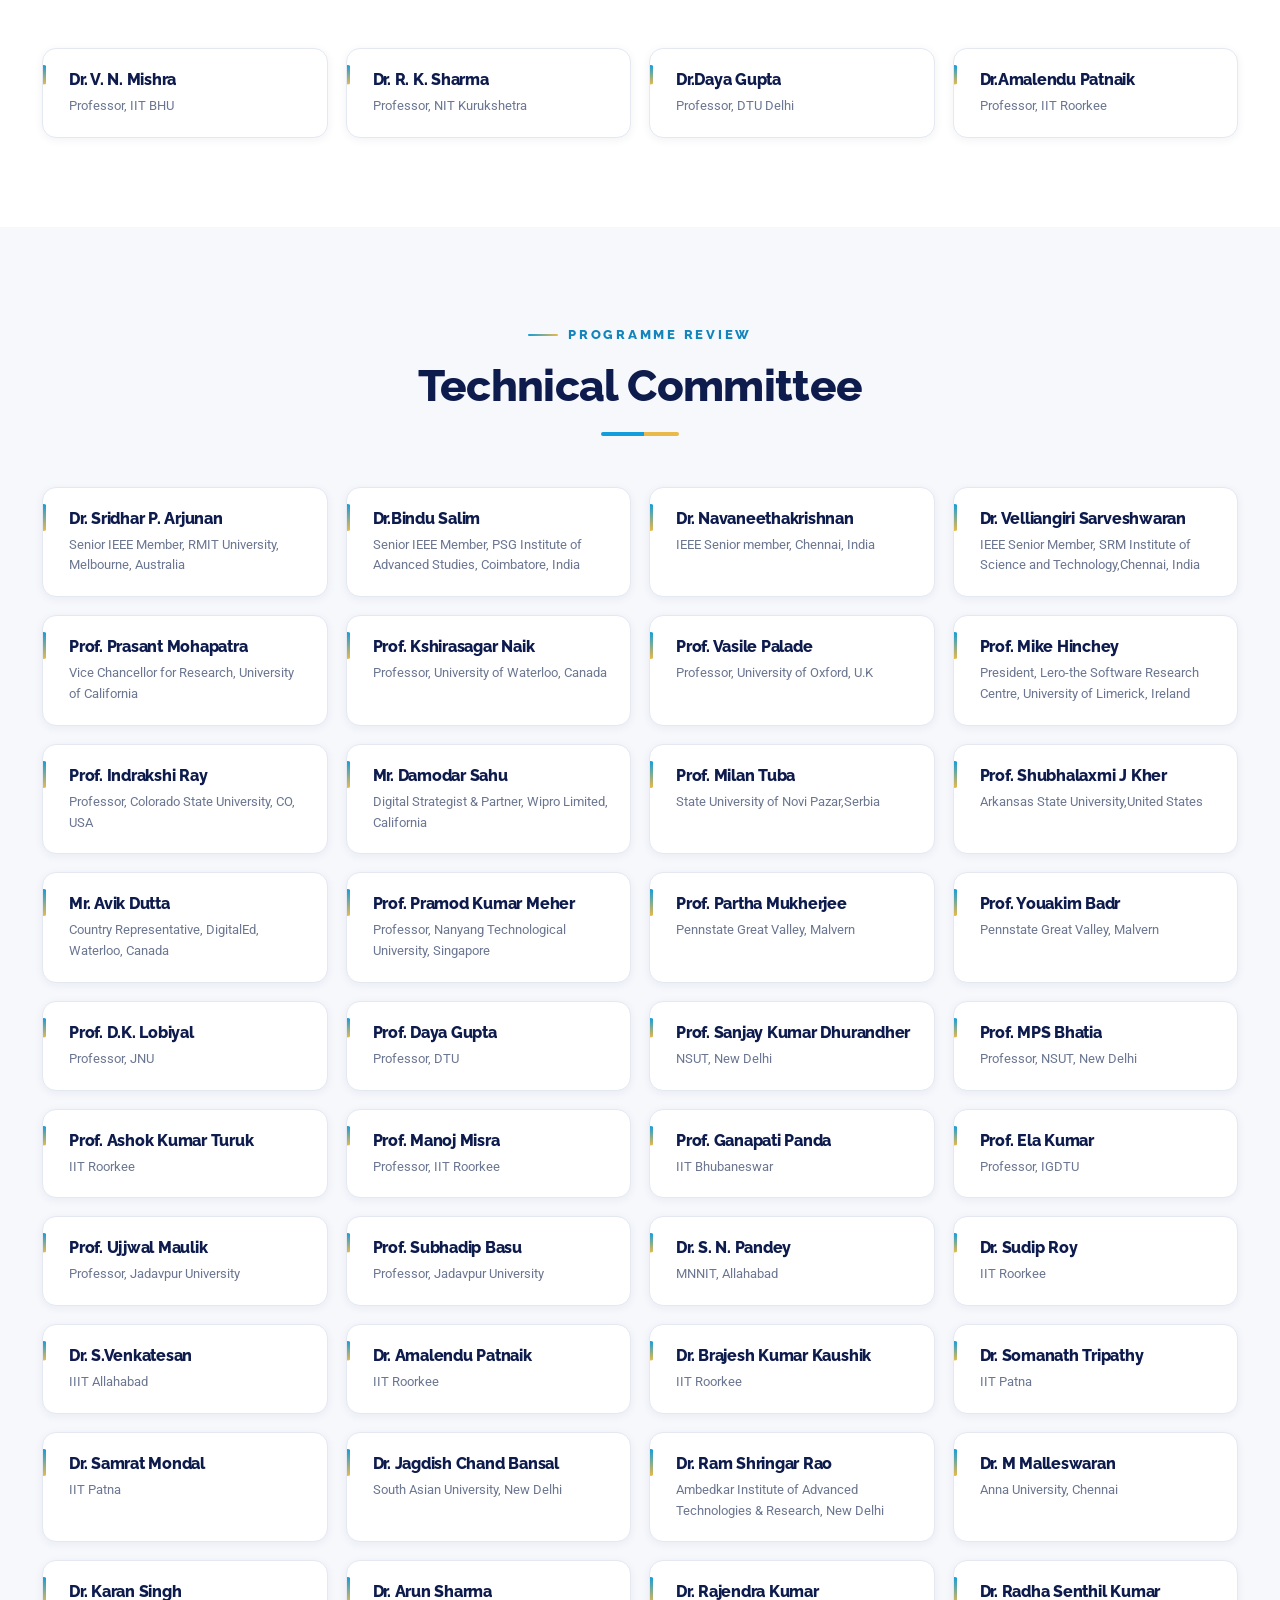
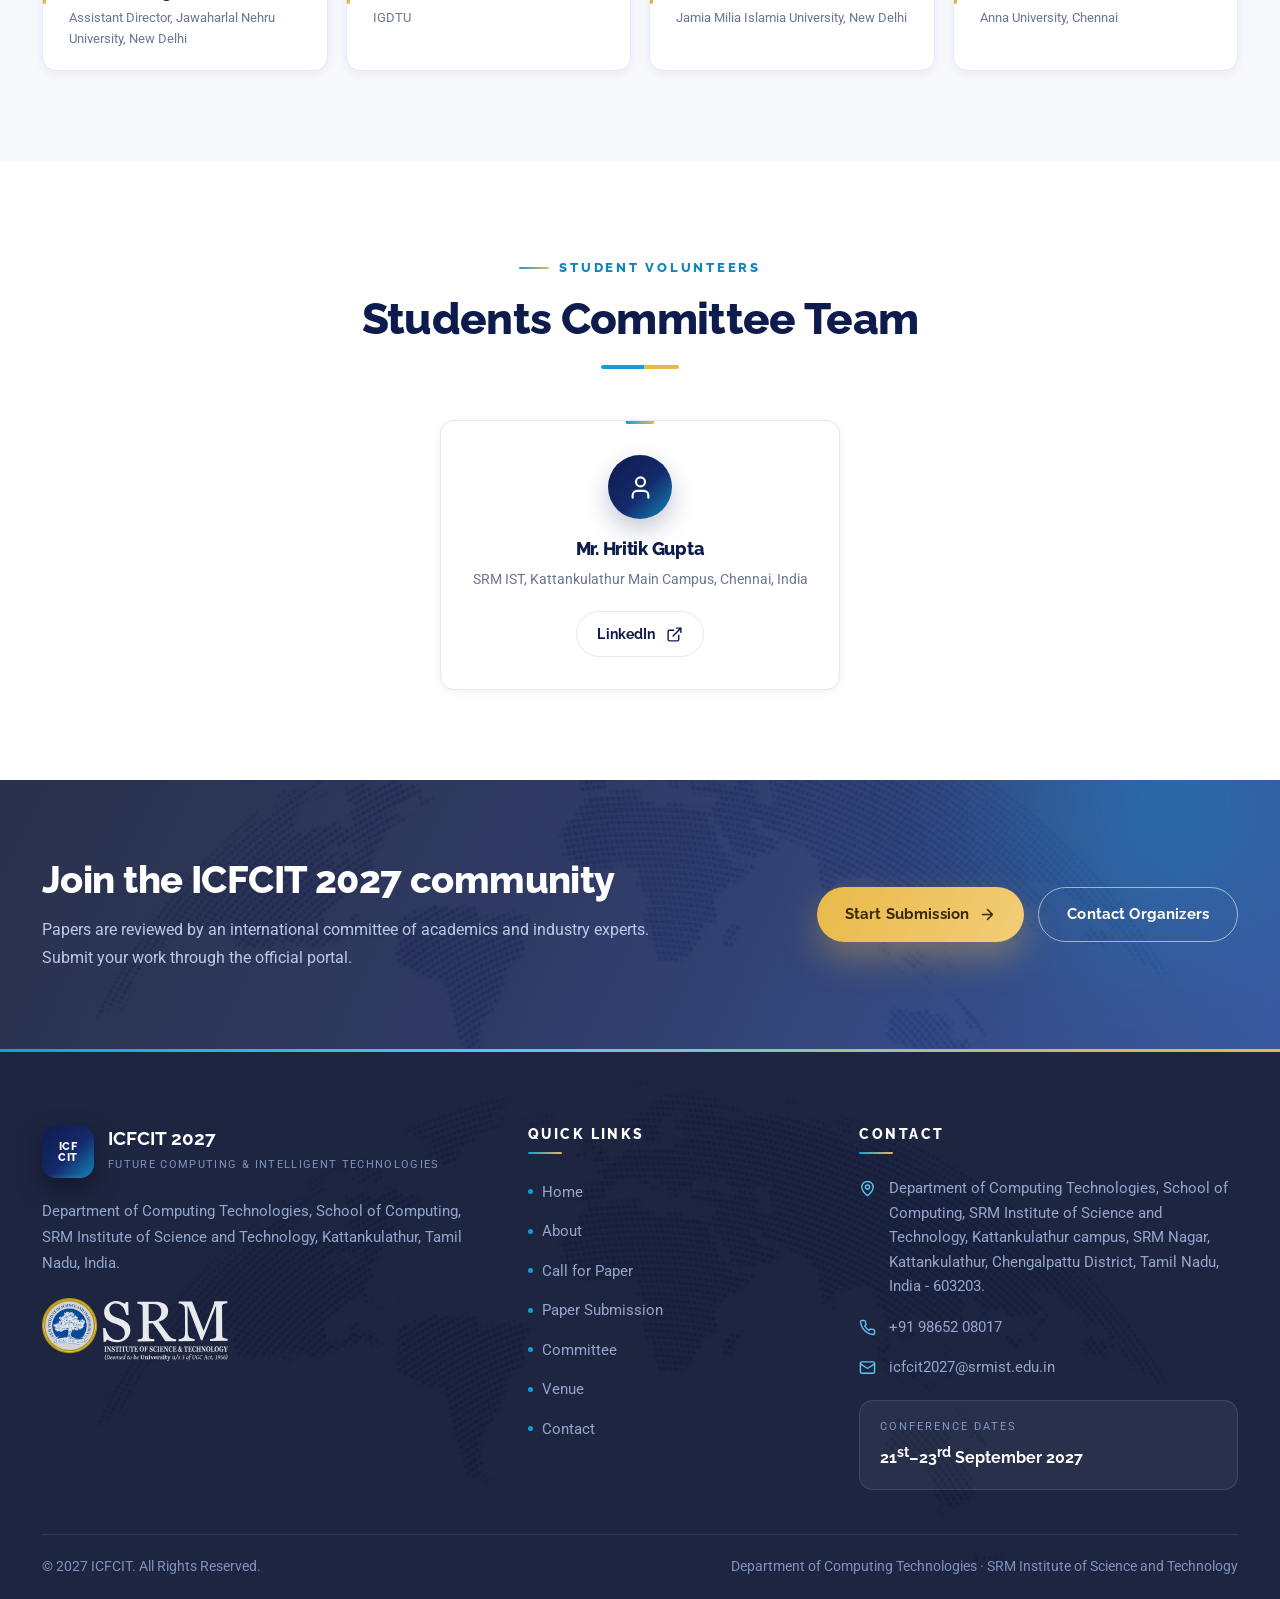
<file: committee.html>
<!DOCTYPE html>
<html lang="en">
<head>
<meta charset="utf-8">
<meta name="viewport" content="width=device-width, initial-scale=1">
<title>Committee | ICFCIT 2027</title>
<meta name="description" content="The ICFCIT 2027 committee — chief patrons, patrons, general chairs, organizing chairs, reviewer board, international and national advisory boards, technical committee and students committee.">
<link rel="preconnect" href="https://fonts.googleapis.com">
<link rel="preconnect" href="https://fonts.gstatic.com" crossorigin>
<link href="https://fonts.googleapis.com/css2?family=Raleway:wght@400;500;600;700;800;900&family=Roboto:wght@300;400;500;700&display=swap" rel="stylesheet">
<link rel="stylesheet" href="assets/css/style.css">
</head>
<body>

<div class="progress" aria-hidden="true"></div>
<a class="skip-link" href="#main-content">Skip to main content</a>

<div class="topbar">
  <div class="wrap">
    <div class="topbar__left">
      <span class="dot" aria-hidden="true"></span>
      <span>21<sup>st</sup>&ndash;23<sup>rd</sup> September 2027 &middot; SRM IST, Kattankulathur, Chennai, India</span>
    </div>
    <div class="topbar__links">
      <a href="tel:+919865208017"><svg viewBox="0 0 24 24" fill="none" stroke="currentColor" stroke-width="2" stroke-linecap="round" stroke-linejoin="round" aria-hidden="true"><path d="M22 16.92v3a2 2 0 0 1-2.18 2 19.79 19.79 0 0 1-8.63-3.07 19.5 19.5 0 0 1-6-6 19.79 19.79 0 0 1-3.07-8.67A2 2 0 0 1 4.11 2h3a2 2 0 0 1 2 1.72c.13.96.36 1.9.7 2.81a2 2 0 0 1-.45 2.11L8.09 9.91a16 16 0 0 0 6 6l1.27-1.27a2 2 0 0 1 2.11-.45c.9.34 1.85.57 2.81.7A2 2 0 0 1 22 16.92z"/></svg> +91 98652 08017</a>
      <a href="mailto:icfcit2027@srmist.edu.in"><svg viewBox="0 0 24 24" fill="none" stroke="currentColor" stroke-width="2" stroke-linecap="round" stroke-linejoin="round" aria-hidden="true"><rect x="2" y="4" width="20" height="16" rx="2"/><path d="m22 7-8.97 5.7a1.94 1.94 0 0 1-2.06 0L2 7"/></svg> icfcit2027@srmist.edu.in</a>
    </div>
  </div>
</div>

<header class="site-header">
  <div class="wrap">
    <nav class="nav" aria-label="Primary">
      <a class="brand" href="index.html">
        <span class="brand__mark" aria-hidden="true"><span>ICF<br>CIT</span></span>
        <span class="brand__txt">
          <b>ICFCIT 2027</b>
          <small>SRM IST &middot; Kattankulathur</small>
        </span>
      </a>

      <ul class="nav__menu" id="nav-menu">
        <li><a href="index.html">Home</a></li>
        <li><a href="about.html">About</a></li>
        <li><a href="call-for-paper.html">Call for Paper</a></li>
        <li><a href="paper-submission.html">Paper Submission</a></li>
        <li><a class="active" href="committee.html">Committee</a></li>
        <li><a href="venue.html">Venue</a></li>
        <li><a href="contact.html">Contact</a></li>
      </ul>

      <div class="nav__cta">
        <a class="btn btn--sm" href="https://cmt3.research.microsoft.com/ICFCIT2027" target="_blank" rel="noopener">Submit Paper <svg viewBox="0 0 24 24" fill="none" stroke="currentColor" stroke-width="2.2" stroke-linecap="round" stroke-linejoin="round" aria-hidden="true"><path d="M5 12h14M12 5l7 7-7 7"/></svg></a>
        <button class="nav__toggle" type="button" aria-label="Toggle navigation" aria-controls="nav-menu" aria-expanded="false"><span></span></button>
      </div>
    </nav>
  </div>
</header>
<div class="nav-scrim" aria-hidden="true"></div>

<main id="main-content">

<section class="page-hero">
  <span class="page-hero__map" aria-hidden="true"></span>
  <span class="page-hero__grid" aria-hidden="true"></span>
  <span class="page-hero__glow page-hero__glow--a" aria-hidden="true"></span>
  <span class="page-hero__glow page-hero__glow--b" aria-hidden="true"></span>
  <div class="wrap">
    <span class="page-hero__tag">Organizing Committee</span>
    <h1>Committee</h1>
    <p>Meet the academic and organizing committee behind ICFCIT 2027</p>
    <div class="btn-row">
        <a class="btn" href="about.html">About Conference <svg viewBox="0 0 24 24" fill="none" stroke="currentColor" stroke-width="2.2" stroke-linecap="round" stroke-linejoin="round" aria-hidden="true"><path d="M5 12h14M12 5l7 7-7 7"/></svg></a>
        <a class="btn btn--ghost" href="contact.html">Contact Committee</a>
    </div>
  </div>
</section>

<nav class="crumb" aria-label="Breadcrumb">
  <div class="wrap">
    <a href="index.html">Home</a>
    <svg viewBox="0 0 24 24" fill="none" stroke="currentColor" stroke-width="2.4" stroke-linecap="round" stroke-linejoin="round" aria-hidden="true"><path d="m9 18 6-6-6-6"/></svg>
    <span class="cur">Committee</span>
  </div>
</nav>

<section class="section">
  <div class="wrap">
    <div class="head head--center reveal">
      <span class="eyebrow">Patronage</span>
      <h2>Chief Patrons</h2>
      <div class="rule"></div>
    </div>
    <div class="people people--lead">
      <article class="person reveal" data-d="1">
        <div class="person__photo"><img src="images/dr-t-r-paarivendhar.jpg" alt="Dr. T. R. Paarivendhar" loading="lazy"></div>
        <div class="person__body">
          <h3>Dr. T. R. Paarivendhar</h3>
          <p class="person__role">Founder Chancellor</p>
          <p class="person__org">SRM IST, India</p>
        </div>
      </article>
      <article class="person reveal" data-d="2">
        <div class="person__photo"><img src="images/dr-ravi-pachamuthu.webp" alt="Dr. Ravi Pachamuthu" loading="lazy"></div>
        <div class="person__body">
          <h3>Dr. Ravi Pachamuthu</h3>
          <p class="person__role">Pro-Chancellor - Administration</p>
          <p class="person__org">SRM IST, India</p>
        </div>
      </article>
      <article class="person reveal" data-d="3">
        <div class="person__photo"><img src="images/dr-p-sathyanarayanan.jpg" alt="Dr. P. Sathyanarayanan" loading="lazy"></div>
        <div class="person__body">
          <h3>Dr. P. Sathyanarayanan</h3>
          <p class="person__role">Pro-Chancellor &ndash; Academics</p>
          <p class="person__org">SRM IST, India</p>
        </div>
      </article>
    </div>
  </div>
</section>

<section class="section section--alt">
  <div class="wrap">
    <div class="head head--center reveal">
      <span class="eyebrow">Leadership</span>
      <h2>Patrons</h2>
      <div class="rule"></div>
    </div>
    <div class="people people--lead">
      <article class="person reveal" data-d="1">
        <div class="person__photo"><img src="images/dr-c-muthamizhchelvan.jpg" alt="Dr. C. Muthamizhchelvan" loading="lazy"></div>
        <div class="person__body">
          <h3>Dr. C. Muthamizhchelvan</h3>
          <p class="person__role">Vice Chancellor</p>
          <p class="person__org">SRM IST, India</p>
        </div>
      </article>
      <article class="person reveal" data-d="2">
        <div class="person__photo"><img src="images/dr-s-ponnusamy.jpg" alt="Dr. S. Ponnusamy" loading="lazy"></div>
        <div class="person__body">
          <h3>Dr. S. Ponnusamy</h3>
          <p class="person__role">Registrar</p>
          <p class="person__org">SRM IST, India</p>
        </div>
      </article>
      <article class="person reveal" data-d="3">
        <div class="person__photo"><img src="images/dr-leenus-jesu-martin-m.jpg" alt="Dr. Leenus Jesu Martin M" loading="lazy"></div>
        <div class="person__body">
          <h3>Dr. Leenus Jesu Martin M</h3>
          <p class="person__role">Dean, Faculty of Engineering and Technology</p>
          <p class="person__org">SRM IST, India</p>
        </div>
      </article>
    </div>
  </div>
</section>

<section class="section">
  <div class="wrap">
    <div class="head head--center reveal">
      <span class="eyebrow">Conference Leadership</span>
      <h2>General Chairs</h2>
      <div class="rule"></div>
    </div>
    <div class="people people--lead">
      <article class="person reveal" data-d="1">
        <div class="person__photo"><img src="images/Pushpalatha.jpg" alt="Dr. Pushpalatha M" loading="lazy"></div>
        <div class="person__body">
          <h3>Dr. Pushpalatha M</h3>
          <p class="person__role">Professor and Associate Chairperson<br>(School of Computing)</p>
          <p class="person__org">SRM IST, India</p>
        </div>
      </article>
      <article class="person reveal" data-d="2">
        <div class="person__photo"><img src="images/Revathi-Venkataraman.jpg" alt="Dr. Revathi Venkataraman" loading="lazy"></div>
        <div class="person__body">
          <h3>Dr. Revathi Venkataraman</h3>
          <p class="person__role">Professor and Chairperson<br>(School of Computing)</p>
          <p class="person__org">SRM IST, India</p>
        </div>
      </article>
      <article class="person reveal" data-d="3">
        <div class="person__photo"><img src="images/Dr.-Niranjana.jpg" alt="Dr. Niranjana G" loading="lazy"></div>
        <div class="person__body">
          <h3>Dr. Niranjana G</h3>
          <p class="person__role">Professor and Head (Computing Technologies)</p>
          <p class="person__org">SRM IST, India</p>
        </div>
      </article>
    </div>
  </div>
</section>

<section class="section section--alt">
  <div class="wrap">
    <div class="head head--center reveal">
      <span class="eyebrow">Organizing Team</span>
      <h2>Conference Chairs &amp; Co-Chairs</h2>
      <div class="rule"></div>
      <p style="margin-top:18px">The team coordinating the technical programme and conference operations.</p>
    </div>
    <div class="block">
      <div class="subhead reveal">
        <h3>Conference Organizing Chair</h3>
        <span class="subhead__line"></span>
        <span class="subhead__count">1 Members</span>
      </div>
    <div class="namecards">
      <article class="nc reveal" data-d="1"><h3>Dr. Niranjana G</h3><p>Professor &amp; Head, SRM IST, Kattankulathur Main Campus, Chennai</p></article>
    </div>
    </div>
    <div class="block">
      <div class="subhead reveal">
        <h3>Honorary Conference Chair</h3>
        <span class="subhead__line"></span>
        <span class="subhead__count">2 Members</span>
      </div>
    <div class="namecards">
      <article class="nc reveal" data-d="1"><h3>Dr. P. Sakthivel</h3><p>Chairman, IEEE Madras Section</p></article>
      <article class="nc reveal" data-d="2"><h3>Dr. K. Porkumaran</h3><p>Immediate Past Chairman, IEEE Madras Section</p></article>
    </div>
    </div>
    <div class="block">
      <div class="subhead reveal">
        <h3>Conference Organizing Co-Chairs</h3>
        <span class="subhead__line"></span>
        <span class="subhead__count">4 Members</span>
      </div>
    <div class="namecards">
      <article class="nc reveal" data-d="1"><h3>Dr. Subalalitha C N</h3><p>Professor, SRM IST, Kattankulathur, Chennai</p></article>
      <article class="nc reveal" data-d="2"><h3>Dr. Minu R I</h3><p>Professor, SRM IST, Kattankulathur, Chennai</p></article>
      <article class="nc reveal" data-d="3"><h3>Dr. Jansi K R</h3><p>Associate Professor, SRM IST, Kattankulathur, Chennai</p></article>
      <article class="nc reveal" data-d="4"><h3>Dr. Gokulakrishnan D</h3><p>Asssociate Professor, SRM IST, Kattankulathur, Chennai</p></article>
    </div>
    </div>
  </div>
</section>

<section class="section">
  <div class="wrap">
    <div class="head head--center reveal">
      <span class="eyebrow">Peer Review</span>
      <h2>Reviewer Board</h2>
      <div class="rule"></div>
    </div>
    <div class="namecards">
      <article class="nc reveal" data-d="1"><h3>Dr. Debahuti Mishra</h3><p>ITER, SOA University, Odisha, India</p></article>
      <article class="nc reveal" data-d="2"><h3>Dr. Sachidananda Dehury</h3><p>F.M. University, Odisha, India</p></article>
      <article class="nc reveal" data-d="3"><h3>Dr. Preetisudha Meher</h3><p>NIT Arunachal Pradesh, India</p></article>
      <article class="nc reveal" data-d="4"><h3>Dr. Brojo Kishore Mishra</h3><p>CVRCE, Odisha, India</p></article>
      <article class="nc reveal" data-d="1"><h3>Dr. Sandip Vijay</h3><p>ICFAI University, Dehradun, India</p></article>
      <article class="nc reveal" data-d="2"><h3>Dr. Shruti Mishra</h3><p>Dept. of CSE, VBIT, Hyderabad, India</p></article>
      <article class="nc reveal" data-d="3"><h3>Dr. Sashikala Mishra</h3><p>IIIT, Pune, India</p></article>
      <article class="nc reveal" data-d="4"><h3>Dr. Ebrahim Aghajari</h3><p>Islamic Azad University of Ahvaz, Iran</p></article>
      <article class="nc reveal" data-d="1"><h3>Dr. Amiya Ranjan Panda</h3><p>KIIT University, Odisha, India</p></article>
      <article class="nc reveal" data-d="2"><h3>Dr. Sudhakar Mande S</h3><p>DBIT, Mumbai, India</p></article>
      <article class="nc reveal" data-d="3"><h3>Dr. Rajasekar Velswamy</h3><p>SRM Institute of Science and Technology, Vadapalani Campus, Chennai, India</p></article>
      <article class="nc reveal" data-d="4"><h3>Dr. Kathirvel Chinnasamy</h3><p>SRI RAMAKRISHNA ENGINEERING COLLEGE, Coimbatore, India</p></article>
      <article class="nc reveal" data-d="1"><h3>Dr. Selvakumar J.</h3></article>
      <article class="nc reveal" data-d="2"><h3>Dr. G. Veerraju</h3><p>KL University, Guntur, India</p></article>
      <article class="nc reveal" data-d="3"><h3>Dr. Mohd Adil Raushan</h3><p>Aligarh muslim university, Aligarh, India</p></article>
      <article class="nc reveal" data-d="4"><h3>Dr. M. Ramakrishna Murty</h3><p>ANIL NEERUKONDA INSTITUTE OF TECHNOLOGY AND SCIENCES, Vishakhapatanam, India</p></article>
    </div>
  </div>
</section>

<section class="section section--navy">
  <div class="wrap">
    <div class="head head--center reveal">
      <span class="eyebrow">Global Expertise</span>
      <h2>International Advisory Board</h2>
      <div class="rule"></div>
      <p style="margin-top:18px">Distinguished academics and industry leaders from universities and organizations worldwide.</p>
    </div>
    <div class="namecards">
      <article class="nc reveal" data-d="1"><h3>Prof. Milan Tuba</h3><p>State University of Novi Pazar, Serbia</p></article>
      <article class="nc reveal" data-d="2"><h3>Prof. Prasant Mohapatra</h3><p>Vice Chancellor, University of California, United States</p></article>
      <article class="nc reveal" data-d="3"><h3>Dr. Kshirasagar Naik</h3><p>Professor, Department of Electrical and Computer Engineering, University of Waterloo, Canada</p></article>
      <article class="nc reveal" data-d="4"><h3>Mr. Damodar Sahu</h3><p>Digital Strategist &amp; Partner, Wipro Limited, California</p></article>
      <article class="nc reveal" data-d="1"><h3>Prof. Shubhalaxmi J Kher</h3><p>Arkansas State University, United States</p></article>
      <article class="nc reveal" data-d="2"><h3>Mr. Avik Dutta</h3><p>Country Representative, DigitalEd, Waterloo, Canada</p></article>
      <article class="nc reveal" data-d="3"><h3>Prof. Mike Hinchey</h3><p>President, Lero-the Software Research Centre, University of Limerick, Ireland</p></article>
      <article class="nc reveal" data-d="4"><h3>Prof. Vasile Palade</h3><p>Professor, University of Oxford, U.K</p></article>
      <article class="nc reveal" data-d="1"><h3>Prof. Indrakshi Ray</h3><p>Professor, Colorado State University, CO, USA</p></article>
      <article class="nc reveal" data-d="2"><h3>Prof. Pramod Kumar Meher</h3><p>Professor, Nanyang Technological University, Singapore</p></article>
      <article class="nc reveal" data-d="3"><h3>Prof. Partha Mukherjee</h3><p>Pennstate Great Valley, Malvern</p></article>
      <article class="nc reveal" data-d="4"><h3>Prof. Youakim Badr</h3><p>Pennstate Great Valley, Malvern</p></article>
      <article class="nc reveal" data-d="1"><h3>Dr. Kuo-Chang Ting</h3><p>Minghsin University of Science &amp; Technology, Taiwan University</p></article>
      <article class="nc reveal" data-d="2"><h3>Dr. Hak-Keung Lam</h3><p>Kings College London, United Kingdom</p></article>
      <article class="nc reveal" data-d="3"><h3>Dr. Frank H.F. Leung</h3><p>Hong Kong Polytechnic University, Hong Kong</p></article>
      <article class="nc reveal" data-d="4"><h3>Dr. Yiguang Liu</h3><p>Sichuan University, China</p></article>
      <article class="nc reveal" data-d="1"><h3>Dr. Abdul Rahaman</h3><p>Debre Tabor University, Ethiopia</p></article>
      <article class="nc reveal" data-d="2"><h3>Dr. Bandla Srinivasa Rao</h3><p>Debre Tabor University, Ethiopia</p></article>
      <article class="nc reveal" data-d="3"><h3>Dr Ch.Suresh Babu</h3><p>King Khalid University (KKU), K.S.A</p></article>
      <article class="nc reveal" data-d="4"><h3>Dr. Hongyan Yu</h3><p>Shanghai Maritime University, Shanghai</p></article>
      <article class="nc reveal" data-d="1"><h3>Dr. Benson Edwin Raj</h3><p>Fujairah Womens College Fujairah, UAE</p></article>
      <article class="nc reveal" data-d="2"><h3>Dr. Mohd. Hussain</h3><p>Islamic University, Madina Saudi Arabia</p></article>
      <article class="nc reveal" data-d="3"><h3>Dr. Nasimuddin</h3><p>Scientist, Institute for Infocomm Research, Singapore</p></article>
      <article class="nc reveal" data-d="4"><h3>Dr. Mahadevan Gomathisankaran</h3><p>Associate Professor, University of North Texas, USA</p></article>
      <article class="nc reveal" data-d="1"><h3>Dr. Lek Hsiang Hui</h3><p>Professor, NUS School of Computing, Singapore</p></article>
      <article class="nc reveal" data-d="2"><h3>Dr. Tan Wee Kek</h3><p>Professor, NUS School of Computing, Singapore</p></article>
      <article class="nc reveal" data-d="3"><h3>Dr. Liu Panzhen</h3><p>Dean, Henan University of Finance, Economics and Law, China</p></article>
      <article class="nc reveal" data-d="4"><h3>Dr. Shao Chao</h3><p>Professor, Henan University of Finance, Economics and Law, China</p></article>
      <article class="nc reveal" data-d="1"><h3>Dr. Meinhard Taher Schobeiri</h3><p>Professor, Texas A &amp; M University, USA</p></article>
      <article class="nc reveal" data-d="2"><h3>Dr. Allon Guez</h3><p>Professor, Drexel University, USA</p></article>
      <article class="nc reveal" data-d="3"><h3>Dr. Rajkumar Buyya</h3><p>Professor, University of Melbourne, Australia</p></article>
      <article class="nc reveal" data-d="4"><h3>Dr. Ali Mohammed Mansoor Alsahag</h3><p>Senior Lecturer, University of Malaya, Malaysia</p></article>
      <article class="nc reveal" data-d="1"><h3>Dr. Almoataz Youssef Abdelaziz</h3><p>Professor, Ain Shams University, Cairo, Egypt</p></article>
      <article class="nc reveal" data-d="2"><h3>Dr. Clarence Rodrigues</h3><p>Associate Professor, Khalifa University, United Arab Emirates</p></article>
      <article class="nc reveal" data-d="3"><h3>Dr. Michael Almeida</h3><p>Professor, Texas A &amp; M University, USA</p></article>
      <article class="nc reveal" data-d="4"><h3>Dr. Subarna Shakya</h3><p>Professor, Tribhuvan University, Nepal</p></article>
      <article class="nc reveal" data-d="1"><h3>Dr. Mary Mehrnoosh Eshaghian</h3><p>Professor, USC Viterbi School of Engineering, USA</p></article>
      <article class="nc reveal" data-d="2"><h3>Dr. Akshay Kumar Saha</h3><p>Senior Lecturer, University of KwaZulu-Natal, South Africa</p></article>
      <article class="nc reveal" data-d="3"><h3>Dr. Mohd. Muntjir</h3><p>Lecturer, Taif University, Saudi Arabia</p></article>
      <article class="nc reveal" data-d="4"><h3>Dr. Hanan Hasan</h3><p>Senior Lecturer, Universiti Putra Malaysia, Malaysia</p></article>
      <article class="nc reveal" data-d="1"><h3>Dr Kingsley A. Ogudo</h3><p>Lecturer, University of South Africa (UNISA), South Africa</p></article>
      <article class="nc reveal" data-d="2"><h3>Dr. Min Zhang</h3><p>Lecturer, University of Bath, UK</p></article>
      <article class="nc reveal" data-d="3"><h3>Dr. Jean-Fu Kiang</h3><p>Professor, National Taiwan University, Taiwan</p></article>
      <article class="nc reveal" data-d="4"><h3>Dr.Jingjing Jiang</h3><p>Research Associate, Imperial College London, London</p></article>
      <article class="nc reveal" data-d="1"><h3>Dr. Lau Siong Hoe</h3><p>Associate Professor &amp; Dean, Multimedia University, Malaysia</p></article>
      <article class="nc reveal" data-d="2"><h3>Dr. Ahmed Zobaa</h3><p>Senior Lecturer, Brunel University, London</p></article>
      <article class="nc reveal" data-d="3"><h3>Dr. Jeevani Windhya Jayasinghe</h3><p>Senior Member of IEEE, Wayamba University of Sri Lanka (WUSL), Sri Lanka</p></article>
      <article class="nc reveal" data-d="4"><h3>Dr. Bimal K. Bose</h3><p>Emeritus Professor, University of Tennessee, USA</p></article>
      <article class="nc reveal" data-d="1"><h3>Dr. Muhammad H. Rashid</h3><p>Professor, University of West Florida, USA</p></article>
      <article class="nc reveal" data-d="2"><h3>Dr. Vahab Pournaghshband</h3><p>Assistant Professor, California State University, USA</p></article>
      <article class="nc reveal" data-d="3"><h3>Dr. J. Emerson Raja</h3><p>Senior Lecturer, Multimedia University, Malaysia</p></article>
      <article class="nc reveal" data-d="4"><h3>Dr.Vijayaragavan Viswanathan</h3><p>Researcher, CERN - Jablotron Alarms, CZECH REPUBLIC</p></article>
    </div>
  </div>
</section>

<section class="section">
  <div class="wrap">
    <div class="head head--center reveal">
      <span class="eyebrow">National Expertise</span>
      <h2>National Advisory Board</h2>
      <div class="rule"></div>
    </div>
    <div class="namecards">
      <article class="nc reveal" data-d="1"><h3>Dr. B. Neppolian</h3><p>Dean Research, SRM IST</p></article>
      <article class="nc reveal" data-d="2"><h3>Dr. A. Rathinam</h3><p>Director, Alumni Affairs, SRM IST</p></article>
      <article class="nc reveal" data-d="3"><h3>Dr. D.Antony Ashok Kumar</h3><p>Director, IHM</p></article>
      <article class="nc reveal" data-d="4"><h3>Dr. S. Radha</h3><p>Secretary, IEEE Madras Section</p></article>
      <article class="nc reveal" data-d="1"><h3>Dr. S. Brindha</h3><p>Treasurer, IEEE Madras Section</p></article>
      <article class="nc reveal" data-d="2"><h3>Dr. T. Shanmuganantham</h3><p>Vice-Chairman- Academics, IEEE Madras Section</p></article>
      <article class="nc reveal" data-d="3"><h3>Dr. Ramalatha Marimuthu</h3><p>Vice-Chairman - Industry, IEEE Madras Section</p></article>
      <article class="nc reveal" data-d="4"><h3>Dr. Rajeev Sukumaran</h3><p>Director-Learning and Development</p></article>
      <article class="nc reveal" data-d="1"><h3>Prof. Durga Toshniwal</h3><p>IIT Roorkee</p></article>
      <article class="nc reveal" data-d="2"><h3>Prof. Nanhay Singh</h3><p>NSUT</p></article>
      <article class="nc reveal" data-d="3"><h3>Prof. Ashok Kumar Turuk</h3><p>NIT Rourkela</p></article>
      <article class="nc reveal" data-d="4"><h3>Dr.Chandrashekhar N. Bhende</h3><p>Associate Professor, IIT Bhubaneswar</p></article>
      <article class="nc reveal" data-d="1"><h3>Dr. B.K. Panigrahi</h3><p>IIT Delhi</p></article>
      <article class="nc reveal" data-d="2"><h3>Dr. Swagatam Das</h3><p>ISI, Kolkata</p></article>
      <article class="nc reveal" data-d="3"><h3>Dr. Subhransu Sekhar Dash</h3><p>GCE Kenjhor, Odisha</p></article>
      <article class="nc reveal" data-d="4"><h3>Shri. Janmejay Mahapatra</h3><p>CEO, Jhabua Power Ltd, Gurgaon</p></article>
      <article class="nc reveal" data-d="1"><h3>Dr. R.K.Sharma</h3><p>NIT kurukshetra</p></article>
      <article class="nc reveal" data-d="2"><h3>Dr. B.K.Kaushik</h3><p>IIT Roorkee</p></article>
      <article class="nc reveal" data-d="3"><h3>Dr. Kishore Sarawadekar</h3><p>IIT-BHU, Varanasi,India</p></article>
      <article class="nc reveal" data-d="4"><h3>Dr. T. Kishore Kumar</h3><p>NIT Warangal, Warangal, AP, India</p></article>
      <article class="nc reveal" data-d="1"><h3>Dr. Anil Kumar Vuppala</h3><p>IIIT-Hyderabad,India</p></article>
      <article class="nc reveal" data-d="2"><h3>Dr. Ganapati Panda</h3><p>IIT-Bhubaneshwar, Odisha</p></article>
      <article class="nc reveal" data-d="3"><h3>Dr. Sachidananda Dehury</h3><p>F.M. University, Odisha</p></article>
      <article class="nc reveal" data-d="4"><h3>Dr. Brojo Kishore Mishra</h3><p>CVRCE, Odisha</p></article>
      <article class="nc reveal" data-d="1"><h3>Dr. Inderpreet Kaur</h3><p>Chandigarh University</p></article>
      <article class="nc reveal" data-d="2"><h3>Dr. R. Gunasundari</h3><p>PEC, Puducherry, India</p></article>
      <article class="nc reveal" data-d="3"><h3>Dr. Ragesh G.</h3><p>SCE, Kuttukulam Hills, Kottayam,India</p></article>
      <article class="nc reveal" data-d="4"><h3>Dr. Debashish Jena</h3><p>NITK, India</p></article>
      <article class="nc reveal" data-d="1"><h3>Dr. N.P. Padhy</h3><p>IIT-Roorkee</p></article>
      <article class="nc reveal" data-d="2"><h3>Dr. Sashikala Mishra</h3><p>IIIT-Pune</p></article>
      <article class="nc reveal" data-d="3"><h3>Dr. Subhendu Pani</h3><p>OEC, Odisha</p></article>
      <article class="nc reveal" data-d="4"><h3>Dr. D.K.Lobiyal</h3><p>Professor, JNU, New Delhi</p></article>
      <article class="nc reveal" data-d="1"><h3>Dr. S.N. Omkar</h3><p>Professor, Indian Institute of Science, Bengaluru</p></article>
      <article class="nc reveal" data-d="2"><h3>Dr. O. P. Verma</h3><p>Professor, DTU Delhi</p></article>
      <article class="nc reveal" data-d="3"><h3>Dr. Nishakant Ojha</h3><p>Technical Advisor, Republic of Sudan&amp; Head of Mission, New Delhi</p></article>
      <article class="nc reveal" data-d="4"><h3>Dr. Sudhan Majhi</h3><p>Professor, IIT Patna</p></article>
      <article class="nc reveal" data-d="1"><h3>Prof. Aksash Kumar Bhoi</h3><p>SMIT,Sikkim</p></article>
      <article class="nc reveal" data-d="2"><h3>Dr. Punal M. Arabi</h3><p>ACSCE, Bangalore</p></article>
      <article class="nc reveal" data-d="3"><h3>Dr. Mihir Narayan Mohanty</h3><p>ITER, SOA, University</p></article>
      <article class="nc reveal" data-d="4"><h3>Dr. R V Raj Kumar</h3><p>Professor, IIT Kharagpur</p></article>
      <article class="nc reveal" data-d="1"><h3>Dr. Allam Appa Rao</h3><p>Chairman, NTTTR, Chennai</p></article>
      <article class="nc reveal" data-d="2"><h3>Prof. Rajshree Srivastava</h3><p>DIT University Dehradun India</p></article>
      <article class="nc reveal" data-d="3"><h3>Mr. Mahesh prakash Mishra</h3><p>Chief Engineer(R&amp;D), Samsung India</p></article>
      <article class="nc reveal" data-d="4"><h3>Dr. Satya Brat Jit</h3><p>Professor, IIT BHU</p></article>
      <article class="nc reveal" data-d="1"><h3>Dr. V. N. Mishra</h3><p>Professor, IIT BHU</p></article>
      <article class="nc reveal" data-d="2"><h3>Dr. R. K. Sharma</h3><p>Professor, NIT Kurukshetra</p></article>
      <article class="nc reveal" data-d="3"><h3>Dr.Daya Gupta</h3><p>Professor, DTU Delhi</p></article>
      <article class="nc reveal" data-d="4"><h3>Dr.Amalendu Patnaik</h3><p>Professor, IIT Roorkee</p></article>
    </div>
  </div>
</section>

<section class="section section--alt">
  <div class="wrap">
    <div class="head head--center reveal">
      <span class="eyebrow">Programme Review</span>
      <h2>Technical Committee</h2>
      <div class="rule"></div>
    </div>
    <div class="namecards">
      <article class="nc reveal" data-d="1"><h3>Dr. Sridhar P. Arjunan</h3><p>Senior IEEE Member, RMIT University, Melbourne, Australia</p></article>
      <article class="nc reveal" data-d="2"><h3>Dr.Bindu Salim</h3><p>Senior IEEE Member, PSG Institute of Advanced Studies, Coimbatore, India</p></article>
      <article class="nc reveal" data-d="3"><h3>Dr. Navaneethakrishnan</h3><p>IEEE Senior member, Chennai, India</p></article>
      <article class="nc reveal" data-d="4"><h3>Dr. Velliangiri Sarveshwaran</h3><p>IEEE Senior Member, SRM Institute of Science and Technology,Chennai, India</p></article>
      <article class="nc reveal" data-d="1"><h3>Prof. Prasant Mohapatra</h3><p>Vice Chancellor for Research, University of California</p></article>
      <article class="nc reveal" data-d="2"><h3>Prof. Kshirasagar Naik</h3><p>Professor, University of Waterloo, Canada</p></article>
      <article class="nc reveal" data-d="3"><h3>Prof. Vasile Palade</h3><p>Professor, University of Oxford, U.K</p></article>
      <article class="nc reveal" data-d="4"><h3>Prof. Mike Hinchey</h3><p>President, Lero-the Software Research Centre, University of Limerick, Ireland</p></article>
      <article class="nc reveal" data-d="1"><h3>Prof. Indrakshi Ray</h3><p>Professor, Colorado State University, CO, USA</p></article>
      <article class="nc reveal" data-d="2"><h3>Mr. Damodar Sahu</h3><p>Digital Strategist &amp; Partner, Wipro Limited, California</p></article>
      <article class="nc reveal" data-d="3"><h3>Prof. Milan Tuba</h3><p>State University of Novi Pazar,Serbia</p></article>
      <article class="nc reveal" data-d="4"><h3>Prof. Shubhalaxmi J Kher</h3><p>Arkansas State University,United States</p></article>
      <article class="nc reveal" data-d="1"><h3>Mr. Avik Dutta</h3><p>Country Representative, DigitalEd, Waterloo, Canada</p></article>
      <article class="nc reveal" data-d="2"><h3>Prof. Pramod Kumar Meher</h3><p>Professor, Nanyang Technological University, Singapore</p></article>
      <article class="nc reveal" data-d="3"><h3>Prof. Partha Mukherjee</h3><p>Pennstate Great Valley, Malvern</p></article>
      <article class="nc reveal" data-d="4"><h3>Prof. Youakim Badr</h3><p>Pennstate Great Valley, Malvern</p></article>
      <article class="nc reveal" data-d="1"><h3>Prof. D.K. Lobiyal</h3><p>Professor, JNU</p></article>
      <article class="nc reveal" data-d="2"><h3>Prof. Daya Gupta</h3><p>Professor, DTU</p></article>
      <article class="nc reveal" data-d="3"><h3>Prof. Sanjay Kumar Dhurandher</h3><p>NSUT, New Delhi</p></article>
      <article class="nc reveal" data-d="4"><h3>Prof. MPS Bhatia</h3><p>Professor, NSUT, New Delhi</p></article>
      <article class="nc reveal" data-d="1"><h3>Prof. Ashok Kumar Turuk</h3><p>IIT Roorkee</p></article>
      <article class="nc reveal" data-d="2"><h3>Prof. Manoj Misra</h3><p>Professor, IIT Roorkee</p></article>
      <article class="nc reveal" data-d="3"><h3>Prof. Ganapati Panda</h3><p>IIT Bhubaneswar</p></article>
      <article class="nc reveal" data-d="4"><h3>Prof. Ela Kumar</h3><p>Professor, IGDTU</p></article>
      <article class="nc reveal" data-d="1"><h3>Prof. Ujjwal Maulik</h3><p>Professor, Jadavpur University</p></article>
      <article class="nc reveal" data-d="2"><h3>Prof. Subhadip Basu</h3><p>Professor, Jadavpur University</p></article>
      <article class="nc reveal" data-d="3"><h3>Dr. S. N. Pandey</h3><p>MNNIT, Allahabad</p></article>
      <article class="nc reveal" data-d="4"><h3>Dr. Sudip Roy</h3><p>IIT Roorkee</p></article>
      <article class="nc reveal" data-d="1"><h3>Dr. S.Venkatesan</h3><p>IIIT Allahabad</p></article>
      <article class="nc reveal" data-d="2"><h3>Dr. Amalendu Patnaik</h3><p>IIT Roorkee</p></article>
      <article class="nc reveal" data-d="3"><h3>Dr. Brajesh Kumar Kaushik</h3><p>IIT Roorkee</p></article>
      <article class="nc reveal" data-d="4"><h3>Dr. Somanath Tripathy</h3><p>IIT Patna</p></article>
      <article class="nc reveal" data-d="1"><h3>Dr. Samrat Mondal</h3><p>IIT Patna</p></article>
      <article class="nc reveal" data-d="2"><h3>Dr. Jagdish Chand Bansal</h3><p>South Asian University, New Delhi</p></article>
      <article class="nc reveal" data-d="3"><h3>Dr. Ram Shringar Rao</h3><p>Ambedkar Institute of Advanced Technologies &amp; Research, New Delhi</p></article>
      <article class="nc reveal" data-d="4"><h3>Dr. M Malleswaran</h3><p>Anna University, Chennai</p></article>
      <article class="nc reveal" data-d="1"><h3>Dr. Karan Singh</h3><p>Assistant Director, Jawaharlal Nehru University, New Delhi</p></article>
      <article class="nc reveal" data-d="2"><h3>Dr. Arun Sharma</h3><p>IGDTU</p></article>
      <article class="nc reveal" data-d="3"><h3>Dr. Rajendra Kumar</h3><p>Jamia Milia Islamia University, New Delhi</p></article>
      <article class="nc reveal" data-d="4"><h3>Dr. Radha Senthil Kumar</h3><p>Anna University, Chennai</p></article>
    </div>
  </div>
</section>

<section class="section">
  <div class="wrap">
    <div class="head head--center reveal">
      <span class="eyebrow">Student Volunteers</span>
      <h2>Students Committee Team</h2>
      <div class="rule"></div>
    </div>
    <div class="namecards namecards--solo">
      <article class="nc nc--solo reveal">
        <span class="nc__avatar" aria-hidden="true"><svg viewBox="0 0 24 24" fill="none" stroke="currentColor" stroke-width="1.9" stroke-linecap="round" stroke-linejoin="round"><path d="M19 21v-2a4 4 0 0 0-4-4H9a4 4 0 0 0-4 4v2"/><circle cx="12" cy="7" r="4"/></svg></span>
        <h3>Mr. Hritik Gupta</h3>
        <p>SRM IST, Kattankulathur Main Campus, Chennai, India</p>
        <a class="btn btn--outline btn--sm" href="https://www.linkedin.com/in/hritkgupta/" target="_blank" rel="noopener">LinkedIn <svg viewBox="0 0 24 24" fill="none" stroke="currentColor" stroke-width="2" stroke-linecap="round" stroke-linejoin="round" aria-hidden="true"><path d="M18 13v6a2 2 0 0 1-2 2H5a2 2 0 0 1-2-2V8a2 2 0 0 1 2-2h6"/><path d="M15 3h6v6M10 14 21 3"/></svg></a>
      </article>
    </div>
  </div>
</section>

<section class="cta-band">
  <div class="wrap">
    <div class="cta-band__inner">
      <div class="reveal">
        <h2>Join the ICFCIT 2027 community</h2>
        <p>Papers are reviewed by an international committee of academics and industry experts. Submit your work through the official portal.</p>
      </div>
      <div class="btn-row reveal" data-d="2">
        <a class="btn btn--gold" href="https://cmt3.research.microsoft.com/ICFCIT2027" target="_blank" rel="noopener">Start Submission <svg viewBox="0 0 24 24" fill="none" stroke="currentColor" stroke-width="2.2" stroke-linecap="round" stroke-linejoin="round" aria-hidden="true"><path d="M5 12h14M12 5l7 7-7 7"/></svg></a>
        <a class="btn btn--ghost" href="contact.html">Contact Organizers</a>
      </div>
    </div>
  </div>
</section>

</main>

<footer class="site-footer">
  <div class="wrap">
    <div class="footer-grid">
      <div>
        <div class="footer-brand">
          <span class="brand__mark" aria-hidden="true"><span>ICF<br>CIT</span></span>
          <span>
            <b>ICFCIT 2027</b>
            <small>Future Computing &amp; Intelligent Technologies</small>
          </span>
        </div>
        <p>
          Department of Computing Technologies, School of Computing, SRM Institute of Science and Technology,
          Kattankulathur, Tamil Nadu, India.
        </p>
        <a href="https://www.srmist.edu.in/" target="_blank" rel="noopener">
          <img class="footer-logo" src="images/srm-logo-white.svg" alt="SRM Institute of Science and Technology">
        </a>
      </div>

      <div>
        <h4>Quick Links</h4>
        <ul class="footer-links">
          <li><a href="index.html">Home</a></li>
          <li><a href="about.html">About</a></li>
          <li><a href="call-for-paper.html">Call for Paper</a></li>
          <li><a href="paper-submission.html">Paper Submission</a></li>
          <li><a href="committee.html">Committee</a></li>
          <li><a href="venue.html">Venue</a></li>
          <li><a href="contact.html">Contact</a></li>
        </ul>
      </div>

      <div>
        <h4>Contact</h4>
        <ul class="footer-contact">
          <li><svg viewBox="0 0 24 24" fill="none" stroke="currentColor" stroke-width="2" stroke-linecap="round" stroke-linejoin="round" aria-hidden="true"><path d="M20 10c0 6-8 12-8 12s-8-6-8-12a8 8 0 0 1 16 0z"/><circle cx="12" cy="10" r="3"/></svg><span>Department of Computing Technologies, School of Computing, SRM Institute of Science and Technology, Kattankulathur campus, SRM Nagar, Kattankulathur, Chengalpattu District, Tamil Nadu, India - 603203.</span></li>
          <li><svg viewBox="0 0 24 24" fill="none" stroke="currentColor" stroke-width="2" stroke-linecap="round" stroke-linejoin="round" aria-hidden="true"><path d="M22 16.92v3a2 2 0 0 1-2.18 2 19.79 19.79 0 0 1-8.63-3.07 19.5 19.5 0 0 1-6-6 19.79 19.79 0 0 1-3.07-8.67A2 2 0 0 1 4.11 2h3a2 2 0 0 1 2 1.72c.13.96.36 1.9.7 2.81a2 2 0 0 1-.45 2.11L8.09 9.91a16 16 0 0 0 6 6l1.27-1.27a2 2 0 0 1 2.11-.45c.9.34 1.85.57 2.81.7A2 2 0 0 1 22 16.92z"/></svg><a href="tel:+919865208017">+91 98652 08017</a></li>
          <li><svg viewBox="0 0 24 24" fill="none" stroke="currentColor" stroke-width="2" stroke-linecap="round" stroke-linejoin="round" aria-hidden="true"><rect x="2" y="4" width="20" height="16" rx="2"/><path d="m22 7-8.97 5.7a1.94 1.94 0 0 1-2.06 0L2 7"/></svg><a href="mailto:icfcit2027@srmist.edu.in">icfcit2027@srmist.edu.in</a></li>
        </ul>
        <div class="footer-date">
          <small>Conference Dates</small>
          <b>21<sup>st</sup>&ndash;23<sup>rd</sup> September 2027</b>
        </div>
      </div>
    </div>

    <div class="footer-bottom">
      <span>&copy; 2027 ICFCIT. All Rights Reserved.</span>
      <span>Department of Computing Technologies &middot; <a href="https://www.srmist.edu.in/" target="_blank" rel="noopener">SRM Institute of Science and Technology</a></span>
    </div>
  </div>
</footer>

<button class="to-top" type="button" aria-label="Back to top">
  <svg viewBox="0 0 24 24" fill="none" stroke="currentColor" stroke-width="2.4" stroke-linecap="round" stroke-linejoin="round" aria-hidden="true"><path d="M12 19V5M5 12l7-7 7 7"/></svg>
</button>

<script src="assets/js/main.js"></script>
</body>
</html>
</file>
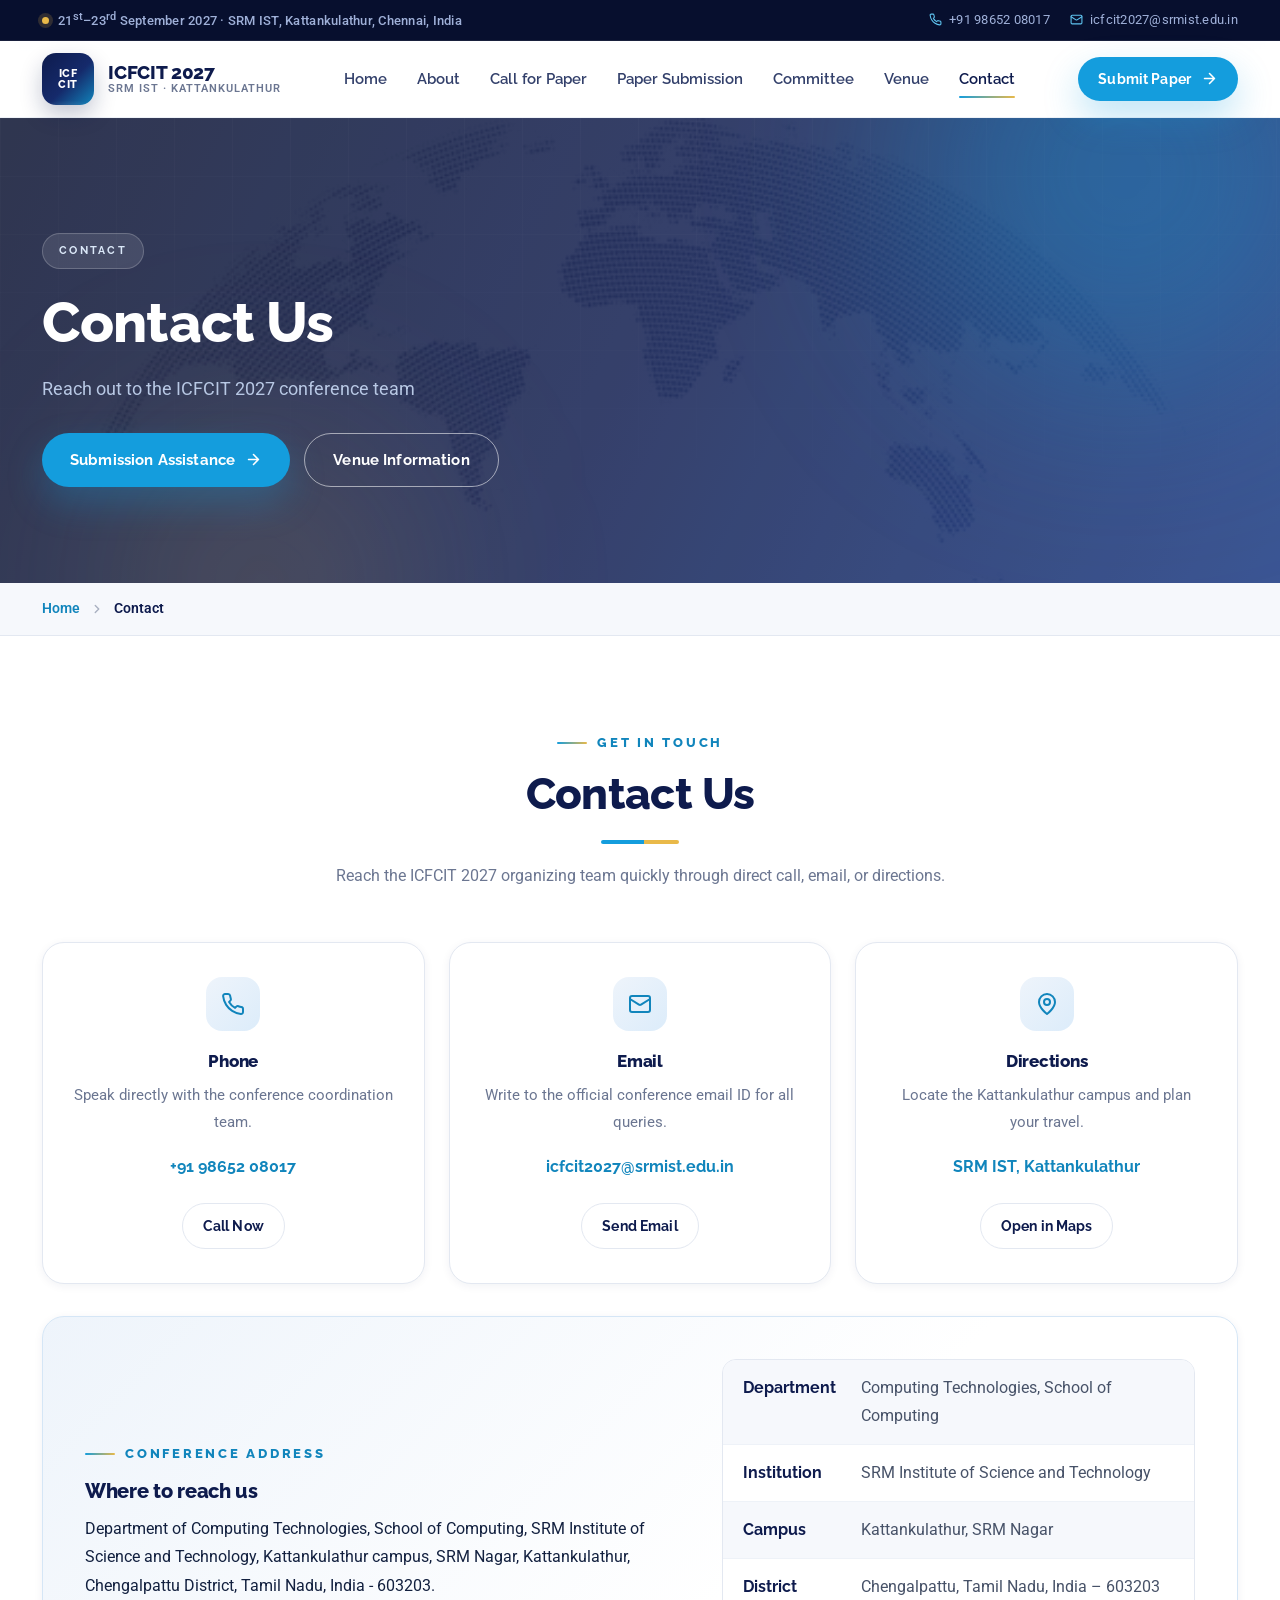
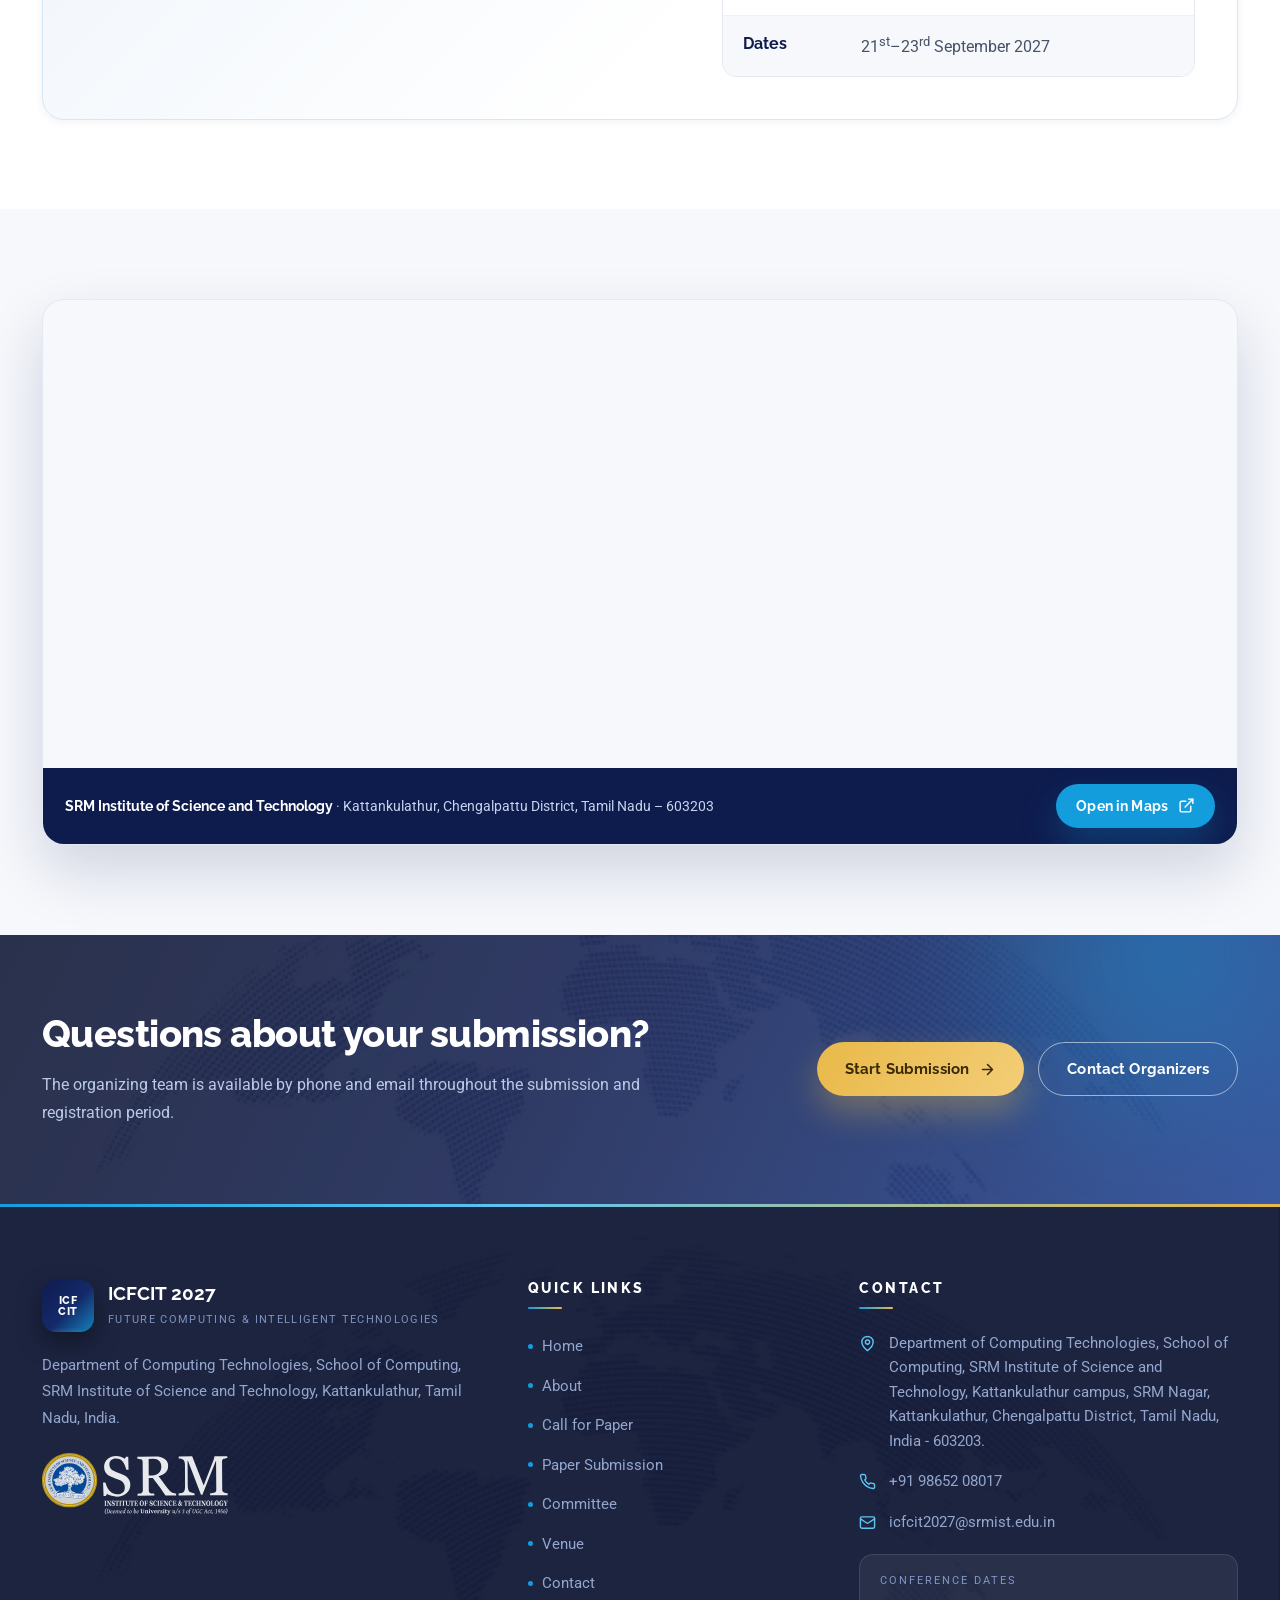
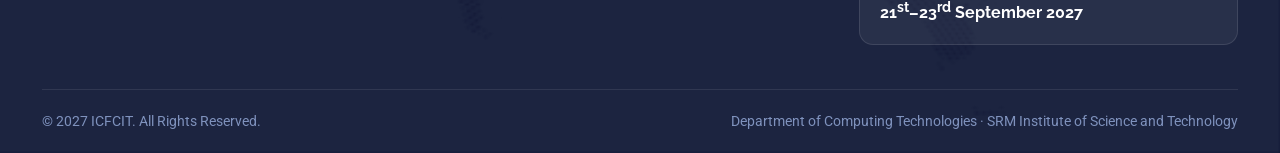
<file: contact.html>
<!DOCTYPE html>
<html lang="en">
<head>
<meta charset="utf-8">
<meta name="viewport" content="width=device-width, initial-scale=1">
<title>Contact | ICFCIT 2027</title>
<meta name="description" content="Contact the ICFCIT 2027 organizing team — phone +91 98652 08017, email icfcit2027@srmist.edu.in, SRM Institute of Science and Technology, Kattankulathur.">
<link rel="preconnect" href="https://fonts.googleapis.com">
<link rel="preconnect" href="https://fonts.gstatic.com" crossorigin>
<link href="https://fonts.googleapis.com/css2?family=Raleway:wght@400;500;600;700;800;900&family=Roboto:wght@300;400;500;700&display=swap" rel="stylesheet">
<link rel="stylesheet" href="assets/css/style.css">
</head>
<body>

<div class="progress" aria-hidden="true"></div>
<a class="skip-link" href="#main-content">Skip to main content</a>

<div class="topbar">
  <div class="wrap">
    <div class="topbar__left">
      <span class="dot" aria-hidden="true"></span>
      <span>21<sup>st</sup>&ndash;23<sup>rd</sup> September 2027 &middot; SRM IST, Kattankulathur, Chennai, India</span>
    </div>
    <div class="topbar__links">
      <a href="tel:+919865208017"><svg viewBox="0 0 24 24" fill="none" stroke="currentColor" stroke-width="2" stroke-linecap="round" stroke-linejoin="round" aria-hidden="true"><path d="M22 16.92v3a2 2 0 0 1-2.18 2 19.79 19.79 0 0 1-8.63-3.07 19.5 19.5 0 0 1-6-6 19.79 19.79 0 0 1-3.07-8.67A2 2 0 0 1 4.11 2h3a2 2 0 0 1 2 1.72c.13.96.36 1.9.7 2.81a2 2 0 0 1-.45 2.11L8.09 9.91a16 16 0 0 0 6 6l1.27-1.27a2 2 0 0 1 2.11-.45c.9.34 1.85.57 2.81.7A2 2 0 0 1 22 16.92z"/></svg> +91 98652 08017</a>
      <a href="mailto:icfcit2027@srmist.edu.in"><svg viewBox="0 0 24 24" fill="none" stroke="currentColor" stroke-width="2" stroke-linecap="round" stroke-linejoin="round" aria-hidden="true"><rect x="2" y="4" width="20" height="16" rx="2"/><path d="m22 7-8.97 5.7a1.94 1.94 0 0 1-2.06 0L2 7"/></svg> icfcit2027@srmist.edu.in</a>
    </div>
  </div>
</div>

<header class="site-header">
  <div class="wrap">
    <nav class="nav" aria-label="Primary">
      <a class="brand" href="index.html">
        <span class="brand__mark" aria-hidden="true"><span>ICF<br>CIT</span></span>
        <span class="brand__txt">
          <b>ICFCIT 2027</b>
          <small>SRM IST &middot; Kattankulathur</small>
        </span>
      </a>

      <ul class="nav__menu" id="nav-menu">
        <li><a href="index.html">Home</a></li>
        <li><a href="about.html">About</a></li>
        <li><a href="call-for-paper.html">Call for Paper</a></li>
        <li><a href="paper-submission.html">Paper Submission</a></li>
        <li><a href="committee.html">Committee</a></li>
        <li><a href="venue.html">Venue</a></li>
        <li><a class="active" href="contact.html">Contact</a></li>
      </ul>

      <div class="nav__cta">
        <a class="btn btn--sm" href="https://cmt3.research.microsoft.com/ICFCIT2027" target="_blank" rel="noopener">Submit Paper <svg viewBox="0 0 24 24" fill="none" stroke="currentColor" stroke-width="2.2" stroke-linecap="round" stroke-linejoin="round" aria-hidden="true"><path d="M5 12h14M12 5l7 7-7 7"/></svg></a>
        <button class="nav__toggle" type="button" aria-label="Toggle navigation" aria-controls="nav-menu" aria-expanded="false"><span></span></button>
      </div>
    </nav>
  </div>
</header>
<div class="nav-scrim" aria-hidden="true"></div>

<main id="main-content">

<section class="page-hero">
  <span class="page-hero__map" aria-hidden="true"></span>
  <span class="page-hero__grid" aria-hidden="true"></span>
  <span class="page-hero__glow page-hero__glow--a" aria-hidden="true"></span>
  <span class="page-hero__glow page-hero__glow--b" aria-hidden="true"></span>
  <div class="wrap">
    <span class="page-hero__tag">Contact</span>
    <h1>Contact Us</h1>
    <p>Reach out to the ICFCIT 2027 conference team</p>
    <div class="btn-row">
        <a class="btn" href="paper-submission.html#paper-submission">Submission Assistance <svg viewBox="0 0 24 24" fill="none" stroke="currentColor" stroke-width="2.2" stroke-linecap="round" stroke-linejoin="round" aria-hidden="true"><path d="M5 12h14M12 5l7 7-7 7"/></svg></a>
        <a class="btn btn--ghost" href="venue.html">Venue Information</a>
    </div>
  </div>
</section>

<nav class="crumb" aria-label="Breadcrumb">
  <div class="wrap">
    <a href="index.html">Home</a>
    <svg viewBox="0 0 24 24" fill="none" stroke="currentColor" stroke-width="2.4" stroke-linecap="round" stroke-linejoin="round" aria-hidden="true"><path d="m9 18 6-6-6-6"/></svg>
    <span class="cur">Contact</span>
  </div>
</nav>

<section class="section">
  <div class="wrap">
    <div class="head head--center reveal">
      <span class="eyebrow">Get in Touch</span>
      <h2>Contact Us</h2>
      <div class="rule"></div>
      <p style="margin-top:18px">Reach the ICFCIT 2027 organizing team quickly through direct call, email, or directions.</p>
    </div>

    <div class="contact-grid">
      <article class="contact-card reveal" data-d="1">
        <span class="icon-badge" aria-hidden="true"><svg viewBox="0 0 24 24" fill="none" stroke="currentColor" stroke-width="2" stroke-linecap="round" stroke-linejoin="round" aria-hidden="true"><path d="M22 16.92v3a2 2 0 0 1-2.18 2 19.79 19.79 0 0 1-8.63-3.07 19.5 19.5 0 0 1-6-6 19.79 19.79 0 0 1-3.07-8.67A2 2 0 0 1 4.11 2h3a2 2 0 0 1 2 1.72c.13.96.36 1.9.7 2.81a2 2 0 0 1-.45 2.11L8.09 9.91a16 16 0 0 0 6 6l1.27-1.27a2 2 0 0 1 2.11-.45c.9.34 1.85.57 2.81.7A2 2 0 0 1 22 16.92z"/></svg></span>
        <h3>Phone</h3>
        <p>Speak directly with the conference coordination team.</p>
        <a class="link" href="tel:+919865208017">+91 98652 08017</a>
        <a class="btn btn--outline btn--sm" href="tel:+919865208017" style="margin-top:22px">Call Now</a>
      </article>

      <article class="contact-card reveal" data-d="2">
        <span class="icon-badge" aria-hidden="true"><svg viewBox="0 0 24 24" fill="none" stroke="currentColor" stroke-width="2" stroke-linecap="round" stroke-linejoin="round" aria-hidden="true"><rect x="2" y="4" width="20" height="16" rx="2"/><path d="m22 7-8.97 5.7a1.94 1.94 0 0 1-2.06 0L2 7"/></svg></span>
        <h3>Email</h3>
        <p>Write to the official conference email ID for all queries.</p>
        <a class="link" href="mailto:icfcit2027@srmist.edu.in">icfcit2027@srmist.edu.in</a>
        <a class="btn btn--outline btn--sm" href="mailto:icfcit2027@srmist.edu.in" style="margin-top:22px">Send Email</a>
      </article>

      <article class="contact-card reveal" data-d="3">
        <span class="icon-badge" aria-hidden="true"><svg viewBox="0 0 24 24" fill="none" stroke="currentColor" stroke-width="2" stroke-linecap="round" stroke-linejoin="round" aria-hidden="true"><path d="M20 10c0 6-8 12-8 12s-8-6-8-12a8 8 0 0 1 16 0z"/><circle cx="12" cy="10" r="3"/></svg></span>
        <h3>Directions</h3>
        <p>Locate the Kattankulathur campus and plan your travel.</p>
        <a class="link" href="https://www.google.com/maps/search/?api=1&amp;query=SRM+Institute+of+Science+and+Technology+Kattankulathur" target="_blank" rel="noopener">SRM IST, Kattankulathur</a>
        <a class="btn btn--outline btn--sm" href="https://www.google.com/maps/search/?api=1&amp;query=SRM+Institute+of+Science+and+Technology+Kattankulathur" target="_blank" rel="noopener" style="margin-top:22px">Open in Maps</a>
      </article>
    </div>

    <div class="panel panel--accent reveal" style="margin-top:32px">
      <div class="split" style="align-items:center;gap:34px">
        <div>
          <span class="eyebrow">Conference Address</span>
          <h3 style="font-size:1.25rem">Where to reach us</h3>
          <p class="lead" style="font-size:1.02rem;margin-bottom:0">Department of Computing Technologies, School of Computing, SRM Institute of Science and Technology, Kattankulathur campus, SRM Nagar, Kattankulathur, Chengalpattu District, Tamil Nadu, India - 603203.</p>
        </div>
        <div class="split__media">
          <div class="kv">
            <div><b>Department</b><span>Computing Technologies, School of Computing</span></div>
            <div><b>Institution</b><span>SRM Institute of Science and Technology</span></div>
            <div><b>Campus</b><span>Kattankulathur, SRM Nagar</span></div>
            <div><b>District</b><span>Chengalpattu, Tamil Nadu, India &ndash; 603203</span></div>
            <div><b>Dates</b><span>21<sup>st</sup>&ndash;23<sup>rd</sup> September 2027</span></div>
          </div>
        </div>
      </div>
    </div>
  </div>
</section>

<section class="section section--alt">
  <div class="wrap">
    <div class="map-shell reveal">
      <iframe src="https://www.google.com/maps?q=SRM+Institute+of+Science+and+Technology+Kattankulathur&amp;output=embed" title="Map of SRM Institute of Science and Technology, Kattankulathur" loading="lazy" referrerpolicy="no-referrer-when-downgrade" allowfullscreen></iframe>
      <div class="map-bar">
        <span><b>SRM Institute of Science and Technology</b> &middot; Kattankulathur, Chengalpattu District, Tamil Nadu &ndash; 603203</span>
        <a class="btn btn--sm" href="https://www.google.com/maps/search/?api=1&amp;query=SRM+Institute+of+Science+and+Technology+Kattankulathur" target="_blank" rel="noopener">Open in Maps <svg viewBox="0 0 24 24" fill="none" stroke="currentColor" stroke-width="2" stroke-linecap="round" stroke-linejoin="round" aria-hidden="true"><path d="M18 13v6a2 2 0 0 1-2 2H5a2 2 0 0 1-2-2V8a2 2 0 0 1 2-2h6"/><path d="M15 3h6v6M10 14 21 3"/></svg></a>
      </div>
    </div>
  </div>
</section>

<section class="cta-band">
  <div class="wrap">
    <div class="cta-band__inner">
      <div class="reveal">
        <h2>Questions about your submission?</h2>
        <p>The organizing team is available by phone and email throughout the submission and registration period.</p>
      </div>
      <div class="btn-row reveal" data-d="2">
        <a class="btn btn--gold" href="https://cmt3.research.microsoft.com/ICFCIT2027" target="_blank" rel="noopener">Start Submission <svg viewBox="0 0 24 24" fill="none" stroke="currentColor" stroke-width="2.2" stroke-linecap="round" stroke-linejoin="round" aria-hidden="true"><path d="M5 12h14M12 5l7 7-7 7"/></svg></a>
        <a class="btn btn--ghost" href="contact.html">Contact Organizers</a>
      </div>
    </div>
  </div>
</section>

</main>

<footer class="site-footer">
  <div class="wrap">
    <div class="footer-grid">
      <div>
        <div class="footer-brand">
          <span class="brand__mark" aria-hidden="true"><span>ICF<br>CIT</span></span>
          <span>
            <b>ICFCIT 2027</b>
            <small>Future Computing &amp; Intelligent Technologies</small>
          </span>
        </div>
        <p>
          Department of Computing Technologies, School of Computing, SRM Institute of Science and Technology,
          Kattankulathur, Tamil Nadu, India.
        </p>
        <a href="https://www.srmist.edu.in/" target="_blank" rel="noopener">
          <img class="footer-logo" src="images/srm-logo-white.svg" alt="SRM Institute of Science and Technology">
        </a>
      </div>

      <div>
        <h4>Quick Links</h4>
        <ul class="footer-links">
          <li><a href="index.html">Home</a></li>
          <li><a href="about.html">About</a></li>
          <li><a href="call-for-paper.html">Call for Paper</a></li>
          <li><a href="paper-submission.html">Paper Submission</a></li>
          <li><a href="committee.html">Committee</a></li>
          <li><a href="venue.html">Venue</a></li>
          <li><a href="contact.html">Contact</a></li>
        </ul>
      </div>

      <div>
        <h4>Contact</h4>
        <ul class="footer-contact">
          <li><svg viewBox="0 0 24 24" fill="none" stroke="currentColor" stroke-width="2" stroke-linecap="round" stroke-linejoin="round" aria-hidden="true"><path d="M20 10c0 6-8 12-8 12s-8-6-8-12a8 8 0 0 1 16 0z"/><circle cx="12" cy="10" r="3"/></svg><span>Department of Computing Technologies, School of Computing, SRM Institute of Science and Technology, Kattankulathur campus, SRM Nagar, Kattankulathur, Chengalpattu District, Tamil Nadu, India - 603203.</span></li>
          <li><svg viewBox="0 0 24 24" fill="none" stroke="currentColor" stroke-width="2" stroke-linecap="round" stroke-linejoin="round" aria-hidden="true"><path d="M22 16.92v3a2 2 0 0 1-2.18 2 19.79 19.79 0 0 1-8.63-3.07 19.5 19.5 0 0 1-6-6 19.79 19.79 0 0 1-3.07-8.67A2 2 0 0 1 4.11 2h3a2 2 0 0 1 2 1.72c.13.96.36 1.9.7 2.81a2 2 0 0 1-.45 2.11L8.09 9.91a16 16 0 0 0 6 6l1.27-1.27a2 2 0 0 1 2.11-.45c.9.34 1.85.57 2.81.7A2 2 0 0 1 22 16.92z"/></svg><a href="tel:+919865208017">+91 98652 08017</a></li>
          <li><svg viewBox="0 0 24 24" fill="none" stroke="currentColor" stroke-width="2" stroke-linecap="round" stroke-linejoin="round" aria-hidden="true"><rect x="2" y="4" width="20" height="16" rx="2"/><path d="m22 7-8.97 5.7a1.94 1.94 0 0 1-2.06 0L2 7"/></svg><a href="mailto:icfcit2027@srmist.edu.in">icfcit2027@srmist.edu.in</a></li>
        </ul>
        <div class="footer-date">
          <small>Conference Dates</small>
          <b>21<sup>st</sup>&ndash;23<sup>rd</sup> September 2027</b>
        </div>
      </div>
    </div>

    <div class="footer-bottom">
      <span>&copy; 2027 ICFCIT. All Rights Reserved.</span>
      <span>Department of Computing Technologies &middot; <a href="https://www.srmist.edu.in/" target="_blank" rel="noopener">SRM Institute of Science and Technology</a></span>
    </div>
  </div>
</footer>

<button class="to-top" type="button" aria-label="Back to top">
  <svg viewBox="0 0 24 24" fill="none" stroke="currentColor" stroke-width="2.4" stroke-linecap="round" stroke-linejoin="round" aria-hidden="true"><path d="M12 19V5M5 12l7-7 7 7"/></svg>
</button>

<script src="assets/js/main.js"></script>
</body>
</html>
</file>
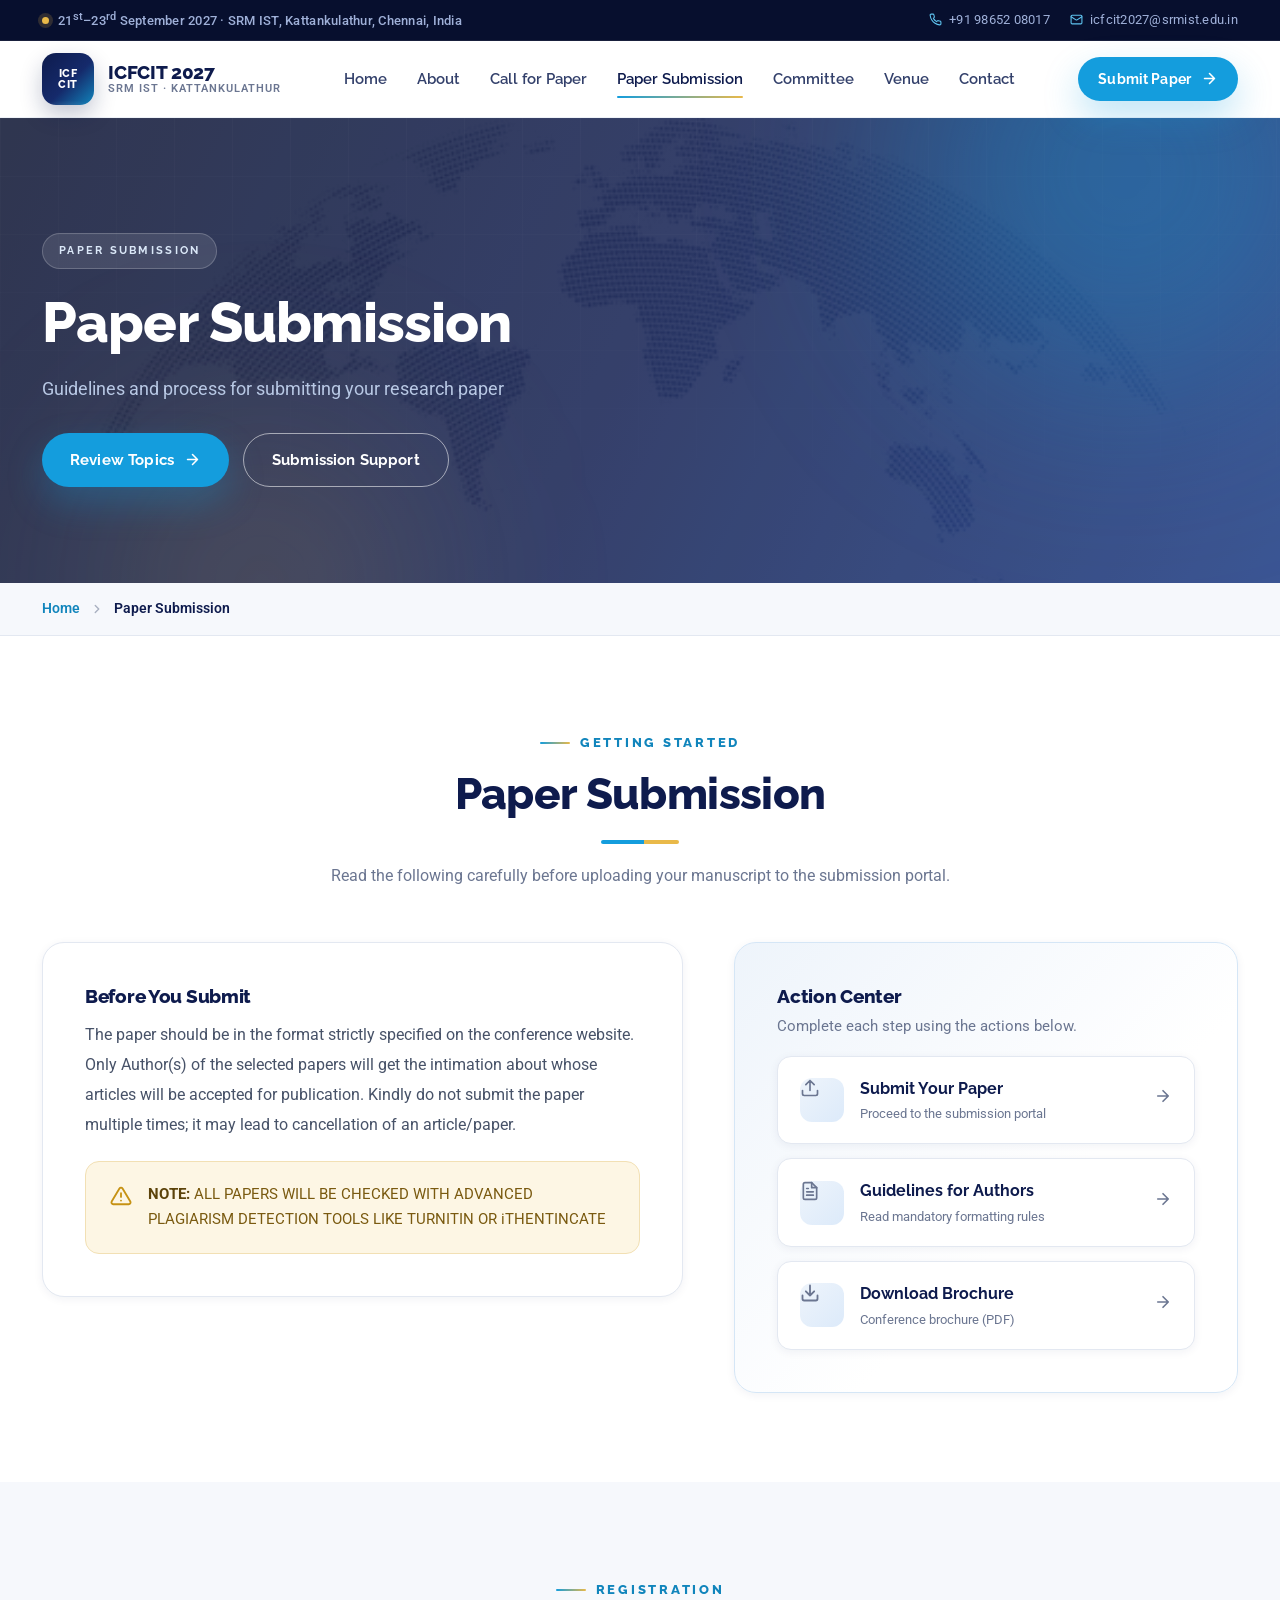
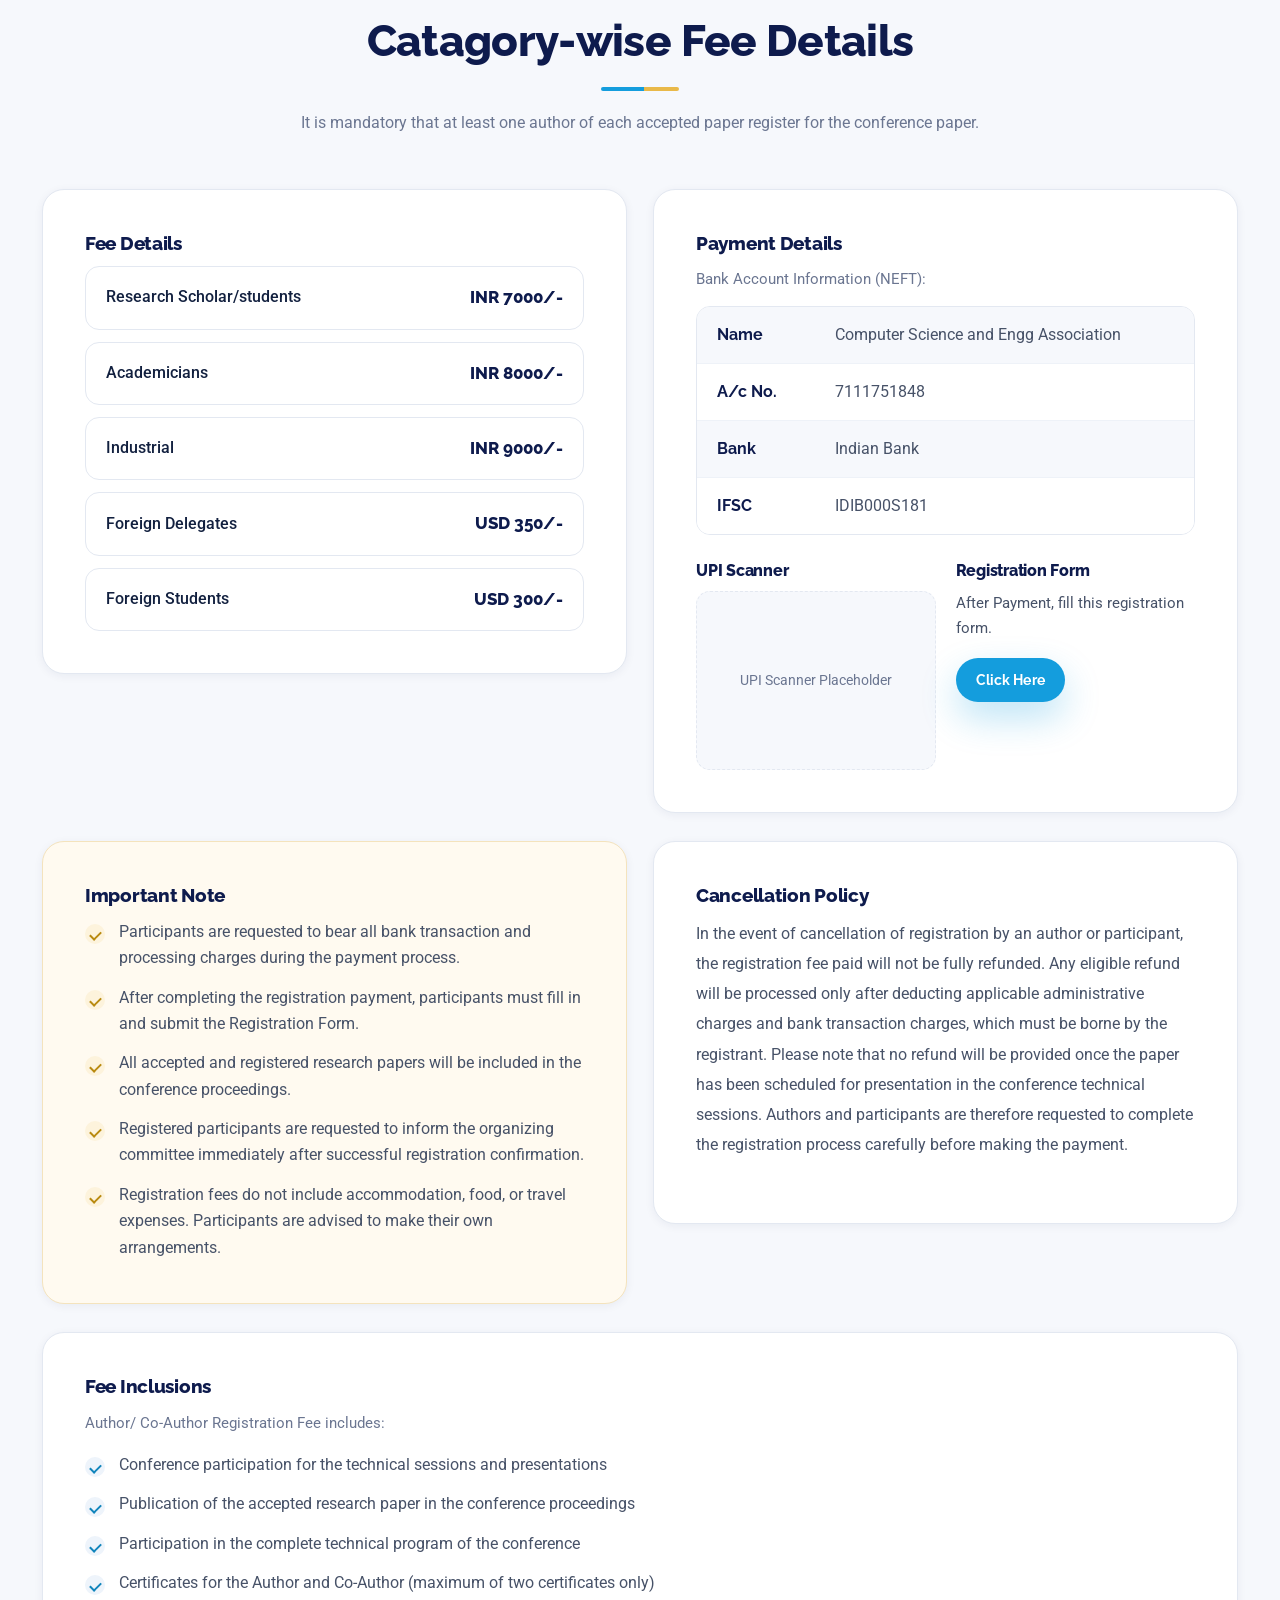
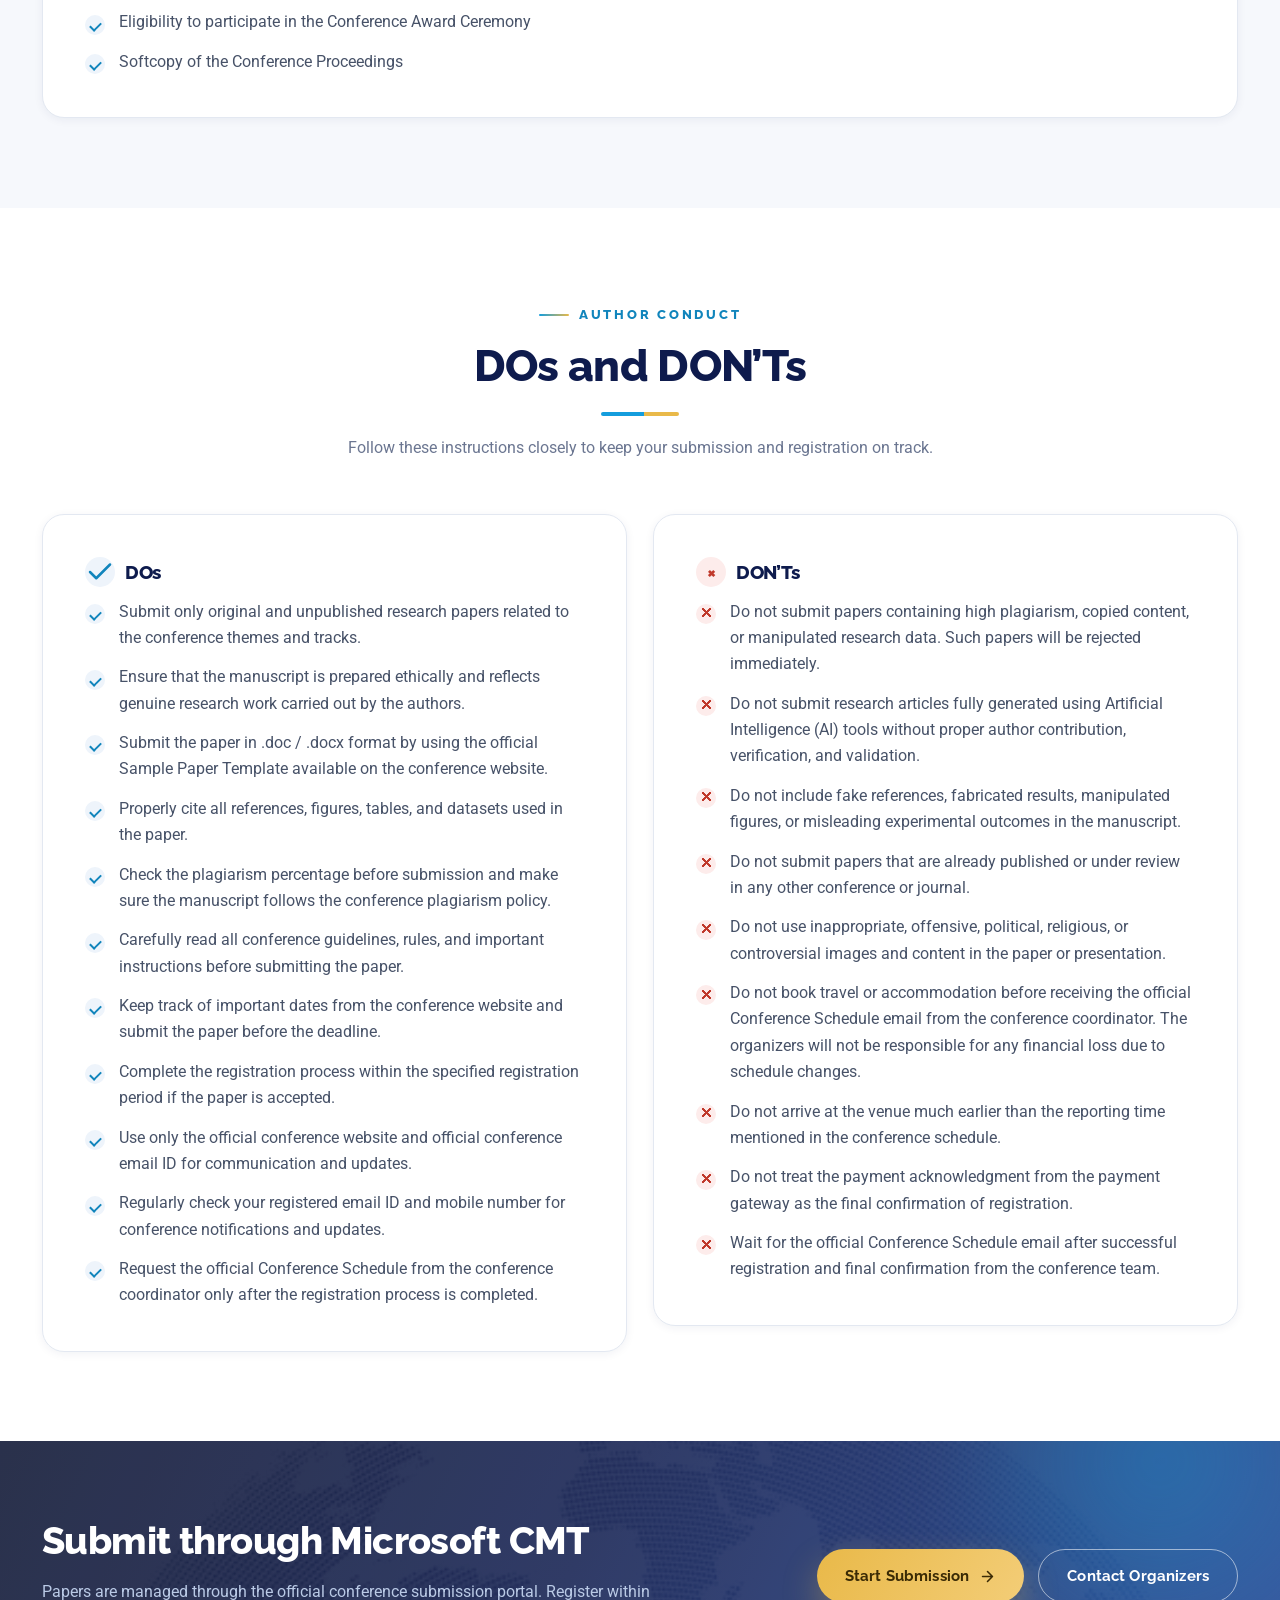
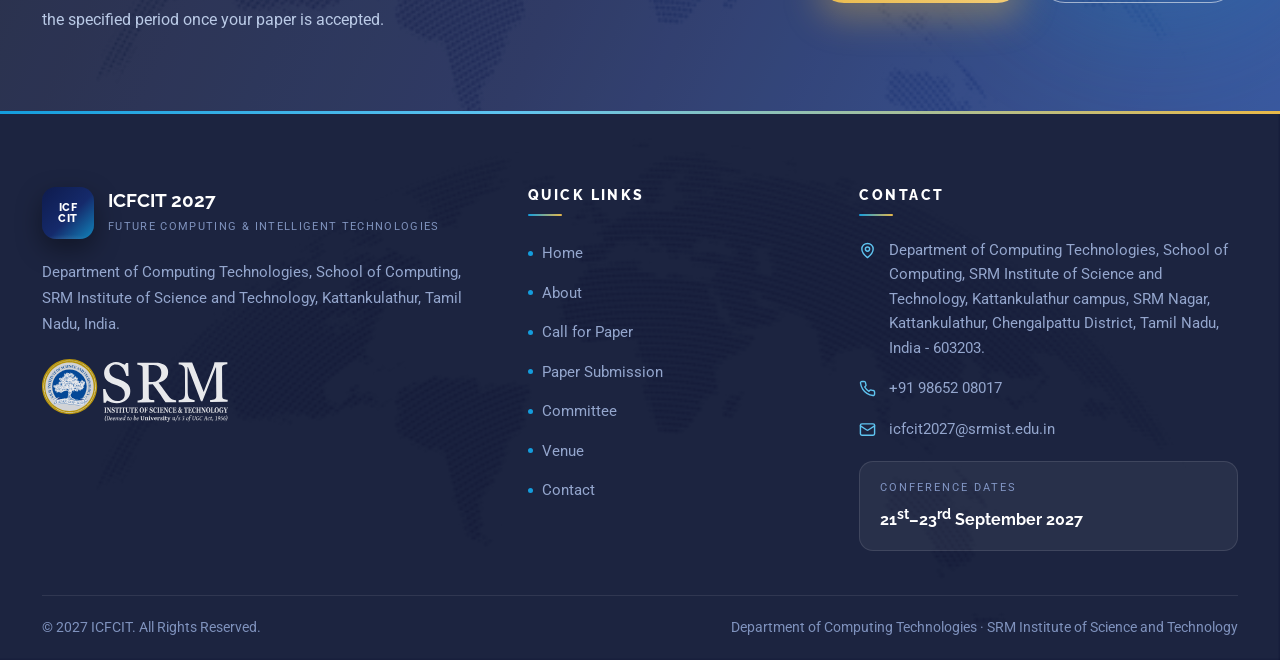
<file: paper-submission.html>
<!DOCTYPE html>
<html lang="en">
<head>
<meta charset="utf-8">
<meta name="viewport" content="width=device-width, initial-scale=1">
<title>Paper Submission | ICFCIT 2027</title>
<meta name="description" content="ICFCIT 2027 paper submission guidelines, category-wise registration fees, payment details, cancellation policy, fee inclusions and author DOs and DON'Ts.">
<link rel="preconnect" href="https://fonts.googleapis.com">
<link rel="preconnect" href="https://fonts.gstatic.com" crossorigin>
<link href="https://fonts.googleapis.com/css2?family=Raleway:wght@400;500;600;700;800;900&family=Roboto:wght@300;400;500;700&display=swap" rel="stylesheet">
<link rel="stylesheet" href="assets/css/style.css">
</head>
<body>

<div class="progress" aria-hidden="true"></div>
<a class="skip-link" href="#main-content">Skip to main content</a>

<div class="topbar">
  <div class="wrap">
    <div class="topbar__left">
      <span class="dot" aria-hidden="true"></span>
      <span>21<sup>st</sup>&ndash;23<sup>rd</sup> September 2027 &middot; SRM IST, Kattankulathur, Chennai, India</span>
    </div>
    <div class="topbar__links">
      <a href="tel:+919865208017"><svg viewBox="0 0 24 24" fill="none" stroke="currentColor" stroke-width="2" stroke-linecap="round" stroke-linejoin="round" aria-hidden="true"><path d="M22 16.92v3a2 2 0 0 1-2.18 2 19.79 19.79 0 0 1-8.63-3.07 19.5 19.5 0 0 1-6-6 19.79 19.79 0 0 1-3.07-8.67A2 2 0 0 1 4.11 2h3a2 2 0 0 1 2 1.72c.13.96.36 1.9.7 2.81a2 2 0 0 1-.45 2.11L8.09 9.91a16 16 0 0 0 6 6l1.27-1.27a2 2 0 0 1 2.11-.45c.9.34 1.85.57 2.81.7A2 2 0 0 1 22 16.92z"/></svg> +91 98652 08017</a>
      <a href="mailto:icfcit2027@srmist.edu.in"><svg viewBox="0 0 24 24" fill="none" stroke="currentColor" stroke-width="2" stroke-linecap="round" stroke-linejoin="round" aria-hidden="true"><rect x="2" y="4" width="20" height="16" rx="2"/><path d="m22 7-8.97 5.7a1.94 1.94 0 0 1-2.06 0L2 7"/></svg> icfcit2027@srmist.edu.in</a>
    </div>
  </div>
</div>

<header class="site-header">
  <div class="wrap">
    <nav class="nav" aria-label="Primary">
      <a class="brand" href="index.html">
        <span class="brand__mark" aria-hidden="true"><span>ICF<br>CIT</span></span>
        <span class="brand__txt">
          <b>ICFCIT 2027</b>
          <small>SRM IST &middot; Kattankulathur</small>
        </span>
      </a>

      <ul class="nav__menu" id="nav-menu">
        <li><a href="index.html">Home</a></li>
        <li><a href="about.html">About</a></li>
        <li><a href="call-for-paper.html">Call for Paper</a></li>
        <li><a class="active" href="paper-submission.html">Paper Submission</a></li>
        <li><a href="committee.html">Committee</a></li>
        <li><a href="venue.html">Venue</a></li>
        <li><a href="contact.html">Contact</a></li>
      </ul>

      <div class="nav__cta">
        <a class="btn btn--sm" href="https://cmt3.research.microsoft.com/ICFCIT2027" target="_blank" rel="noopener">Submit Paper <svg viewBox="0 0 24 24" fill="none" stroke="currentColor" stroke-width="2.2" stroke-linecap="round" stroke-linejoin="round" aria-hidden="true"><path d="M5 12h14M12 5l7 7-7 7"/></svg></a>
        <button class="nav__toggle" type="button" aria-label="Toggle navigation" aria-controls="nav-menu" aria-expanded="false"><span></span></button>
      </div>
    </nav>
  </div>
</header>
<div class="nav-scrim" aria-hidden="true"></div>

<main id="main-content">

<section class="page-hero">
  <span class="page-hero__map" aria-hidden="true"></span>
  <span class="page-hero__grid" aria-hidden="true"></span>
  <span class="page-hero__glow page-hero__glow--a" aria-hidden="true"></span>
  <span class="page-hero__glow page-hero__glow--b" aria-hidden="true"></span>
  <div class="wrap">
    <span class="page-hero__tag">Paper Submission</span>
    <h1>Paper Submission</h1>
    <p>Guidelines and process for submitting your research paper</p>
    <div class="btn-row">
        <a class="btn" href="call-for-paper.html">Review Topics <svg viewBox="0 0 24 24" fill="none" stroke="currentColor" stroke-width="2.2" stroke-linecap="round" stroke-linejoin="round" aria-hidden="true"><path d="M5 12h14M12 5l7 7-7 7"/></svg></a>
        <a class="btn btn--ghost" href="contact.html">Submission Support</a>
    </div>
  </div>
</section>

<nav class="crumb" aria-label="Breadcrumb">
  <div class="wrap">
    <a href="index.html">Home</a>
    <svg viewBox="0 0 24 24" fill="none" stroke="currentColor" stroke-width="2.4" stroke-linecap="round" stroke-linejoin="round" aria-hidden="true"><path d="m9 18 6-6-6-6"/></svg>
    <span class="cur">Paper Submission</span>
  </div>
</nav>

<section class="section" id="paper-submission">
  <div class="wrap">
    <div class="head head--center reveal">
      <span class="eyebrow">Getting Started</span>
      <h2>Paper Submission</h2>
      <div class="rule"></div>
      <p style="margin-top:18px">Read the following carefully before uploading your manuscript to the submission portal.</p>
    </div>

    <div class="split" style="align-items:flex-start">
      <div class="reveal">
        <div class="panel">
          <h3>Before You Submit</h3>
          <div class="prose" style="max-width:none">
            <p>
              The paper should be in the format strictly specified on the conference website. Only Author(s) of the
              selected papers will get the intimation about whose articles will be accepted for publication. Kindly do
              not submit the paper multiple times; it may lead to cancellation of an article/paper.
            </p>
          </div>
          <div class="note">
            <svg viewBox="0 0 24 24" fill="none" stroke="currentColor" stroke-width="2" stroke-linecap="round" stroke-linejoin="round" aria-hidden="true"><path d="M10.29 3.86 1.82 18a2 2 0 0 0 1.71 3h16.94a2 2 0 0 0 1.71-3L13.71 3.86a2 2 0 0 0-3.42 0z"/><path d="M12 9v4M12 17h.01"/></svg>
            <span><b>NOTE:</b> ALL PAPERS WILL BE CHECKED WITH ADVANCED PLAGIARISM DETECTION TOOLS LIKE TURNITIN OR
            iTHENTINCATE</span>
          </div>
        </div>
      </div>

      <aside class="split__media reveal" data-d="2">
        <div class="panel panel--accent aside-sticky">
          <h3 style="margin-bottom:.3em">Action Center</h3>
          <p style="color:var(--muted);font-size:.92rem">Complete each step using the actions below.</p>
          <div class="steps">
            <a class="step-link" href="https://cmt3.research.microsoft.com/ICFCIT2027" target="_blank" rel="noopener">
              <span class="step-link__ico"><svg viewBox="0 0 24 24" fill="none" stroke="currentColor" stroke-width="2" stroke-linecap="round" stroke-linejoin="round" aria-hidden="true"><path d="M21 15v4a2 2 0 0 1-2 2H5a2 2 0 0 1-2-2v-4"/><path d="M17 8l-5-5-5 5M12 3v12"/></svg></span>
              <span><b>Submit Your Paper</b><span>Proceed to the submission portal</span></span>
              <span class="step-link__arrow"><svg viewBox="0 0 24 24" fill="none" stroke="currentColor" stroke-width="2.2" stroke-linecap="round" stroke-linejoin="round" aria-hidden="true"><path d="M5 12h14M12 5l7 7-7 7"/></svg></span>
            </a>
            <a class="step-link" href="https://conferences.ieeeauthorcenter.ieee.org/author-ethics/guidelines-and-policies/submission-policies/" target="_blank" rel="noopener">
              <span class="step-link__ico"><svg viewBox="0 0 24 24" fill="none" stroke="currentColor" stroke-width="2" stroke-linecap="round" stroke-linejoin="round" aria-hidden="true"><path d="M14 2H6a2 2 0 0 0-2 2v16a2 2 0 0 0 2 2h12a2 2 0 0 0 2-2V8z"/><path d="M14 2v6h6M16 13H8M16 17H8M10 9H8"/></svg></span>
              <span><b>Guidelines for Authors</b><span>Read mandatory formatting rules</span></span>
              <span class="step-link__arrow"><svg viewBox="0 0 24 24" fill="none" stroke="currentColor" stroke-width="2.2" stroke-linecap="round" stroke-linejoin="round" aria-hidden="true"><path d="M5 12h14M12 5l7 7-7 7"/></svg></span>
            </a>
            <a class="step-link" href="pdf/ICFCIT2027%20Brochure%20Final.pdf" target="_blank" rel="noopener">
              <span class="step-link__ico"><svg viewBox="0 0 24 24" fill="none" stroke="currentColor" stroke-width="2.2" stroke-linecap="round" stroke-linejoin="round" aria-hidden="true"><path d="M21 15v4a2 2 0 0 1-2 2H5a2 2 0 0 1-2-2v-4"/><path d="M7 10l5 5 5-5M12 15V3"/></svg></span>
              <span><b>Download Brochure</b><span>Conference brochure (PDF)</span></span>
              <span class="step-link__arrow"><svg viewBox="0 0 24 24" fill="none" stroke="currentColor" stroke-width="2.2" stroke-linecap="round" stroke-linejoin="round" aria-hidden="true"><path d="M5 12h14M12 5l7 7-7 7"/></svg></span>
            </a>
          </div>
        </div>
      </aside>
    </div>
  </div>
</section>

<section class="section section--alt" id="registration">
  <div class="wrap">
    <div class="head head--center reveal">
      <span class="eyebrow">Registration</span>
      <h2>Catagory-wise Fee Details</h2>
      <div class="rule"></div>
      <p style="margin-top:18px">It is mandatory that at least one author of each accepted paper register for the conference paper.</p>
    </div>

    <div class="grid g-2" style="align-items:start">
      <div class="panel reveal">
        <h3>Fee Details</h3>
        <ul class="fees">
            <li class="fee"><span>Research Scholar/students</span><b>INR 7000/-</b></li>
            <li class="fee"><span>Academicians</span><b>INR 8000/-</b></li>
            <li class="fee"><span>Industrial</span><b>INR 9000/-</b></li>
            <li class="fee"><span>Foreign Delegates</span><b>USD 350/-</b></li>
            <li class="fee"><span>Foreign Students</span><b>USD 300/-</b></li>
        </ul>
      </div>

      <div class="panel reveal" data-d="2">
        <h3>Payment Details</h3>
        <p style="color:var(--muted);font-size:.93rem;margin-bottom:14px">Bank Account Information (NEFT):</p>
        <div class="kv">
          <div><b>Name</b><span>Computer Science and Engg Association</span></div>
          <div><b>A/c No.</b><span>7111751848</span></div>
          <div><b>Bank</b><span>Indian Bank</span></div>
          <div><b>IFSC</b><span>IDIB000S181</span></div>
        </div>

        <div class="grid g-2" style="margin-top:26px;gap:20px">
          <div>
            <h3 style="font-size:1.02rem">UPI Scanner</h3>
            <div style="display:grid;place-items:center;aspect-ratio:4/3;border-radius:var(--radius);border:1px dashed var(--line);background:var(--surface-alt);color:var(--muted);font-size:.88rem;text-align:center;padding:14px">
              UPI Scanner Placeholder
            </div>
          </div>
          <div>
            <h3 style="font-size:1.02rem">Registration Form</h3>
            <p style="font-size:.92rem">After Payment, fill this registration form.</p>
            <button class="btn btn--sm" type="button">Click Here</button>
          </div>
        </div>
      </div>
    </div>

    <div class="grid g-2" style="margin-top:28px;align-items:start">
      <div class="panel panel--warn reveal">
        <h3>Important Note</h3>
        <ul class="ticks ticks--gold">
          <li>Participants are requested to bear all bank transaction and processing charges during the payment process.</li>
          <li>After completing the registration payment, participants must fill in and submit the Registration Form.</li>
          <li>All accepted and registered research papers will be included in the conference proceedings.</li>
          <li>Registered participants are requested to inform the organizing committee immediately after successful registration confirmation.</li>
          <li>Registration fees do not include accommodation, food, or travel expenses. Participants are advised to make their own arrangements.</li>
        </ul>
      </div>
      <div class="panel reveal" data-d="2">
        <h3>Cancellation Policy</h3>
        <div class="prose" style="max-width:none">
          <p>
            In the event of cancellation of registration by an author or participant, the registration fee paid will
            not be fully refunded. Any eligible refund will be processed only after deducting applicable administrative
            charges and bank transaction charges, which must be borne by the registrant. Please note that no refund
            will be provided once the paper has been scheduled for presentation in the conference technical sessions.
            Authors and participants are therefore requested to complete the registration process carefully before
            making the payment.
          </p>
        </div>
      </div>
    </div>

    <div class="panel reveal" style="margin-top:28px">
      <h3>Fee Inclusions</h3>
      <p style="color:var(--muted);font-size:.93rem">Author/ Co-Author Registration Fee includes:</p>
      <ul class="ticks">
        <li>Conference participation for the technical sessions and presentations</li>
        <li>Publication of the accepted research paper in the conference proceedings</li>
        <li>Participation in the complete technical program of the conference</li>
        <li>Certificates for the Author and Co-Author (maximum of two certificates only)</li>
        <li>Eligibility to participate in the Conference Award Ceremony</li>
        <li>Softcopy of the Conference Proceedings</li>
      </ul>
    </div>
  </div>
</section>

<section class="section" id="dos-donts">
  <div class="wrap">
    <div class="head head--center reveal">
      <span class="eyebrow">Author Conduct</span>
      <h2>DOs and DON&rsquo;Ts</h2>
      <div class="rule"></div>
      <p style="margin-top:18px">Follow these instructions closely to keep your submission and registration on track.</p>
    </div>

    <div class="grid g-2" style="align-items:start">
      <div class="panel reveal">
        <h3 style="display:flex;align-items:center;gap:10px">
          <span style="display:grid;place-items:center;width:30px;height:30px;border-radius:50%;background:var(--surface-tint);color:var(--brand-dark)"><svg viewBox="0 0 24 24" fill="none" stroke="currentColor" stroke-width="2" stroke-linecap="round" stroke-linejoin="round" aria-hidden="true"><path d="M20 6 9 17l-5-5"/></svg></span>
          DOs
        </h3>
        <ul class="ticks">
          <li>Submit only original and unpublished research papers related to the conference themes and tracks.</li>
          <li>Ensure that the manuscript is prepared ethically and reflects genuine research work carried out by the authors.</li>
          <li>Submit the paper in .doc / .docx format by using the official Sample Paper Template available on the conference website.</li>
          <li>Properly cite all references, figures, tables, and datasets used in the paper.</li>
          <li>Check the plagiarism percentage before submission and make sure the manuscript follows the conference plagiarism policy.</li>
          <li>Carefully read all conference guidelines, rules, and important instructions before submitting the paper.</li>
          <li>Keep track of important dates from the conference website and submit the paper before the deadline.</li>
          <li>Complete the registration process within the specified registration period if the paper is accepted.</li>
          <li>Use only the official conference website and official conference email ID for communication and updates.</li>
          <li>Regularly check your registered email ID and mobile number for conference notifications and updates.</li>
          <li>Request the official Conference Schedule from the conference coordinator only after the registration process is completed.</li>
        </ul>
      </div>
      <div class="panel reveal" data-d="2">
        <h3 style="display:flex;align-items:center;gap:10px">
          <span style="display:grid;place-items:center;width:30px;height:30px;border-radius:50%;background:#fdeceb;color:#c0392b;font-weight:800">&times;</span>
          DON&rsquo;Ts
        </h3>
        <ul class="ticks ticks--cross">
          <li>Do not submit papers containing high plagiarism, copied content, or manipulated research data. Such papers will be rejected immediately.</li>
          <li>Do not submit research articles fully generated using Artificial Intelligence (AI) tools without proper author contribution, verification, and validation.</li>
          <li>Do not include fake references, fabricated results, manipulated figures, or misleading experimental outcomes in the manuscript.</li>
          <li>Do not submit papers that are already published or under review in any other conference or journal.</li>
          <li>Do not use inappropriate, offensive, political, religious, or controversial images and content in the paper or presentation.</li>
          <li>Do not book travel or accommodation before receiving the official Conference Schedule email from the conference coordinator. The organizers will not be responsible for any financial loss due to schedule changes.</li>
          <li>Do not arrive at the venue much earlier than the reporting time mentioned in the conference schedule.</li>
          <li>Do not treat the payment acknowledgment from the payment gateway as the final confirmation of registration.</li>
          <li>Wait for the official Conference Schedule email after successful registration and final confirmation from the conference team.</li>
        </ul>
      </div>
    </div>
  </div>
</section>

<section class="cta-band">
  <div class="wrap">
    <div class="cta-band__inner">
      <div class="reveal">
        <h2>Submit through Microsoft CMT</h2>
        <p>Papers are managed through the official conference submission portal. Register within the specified period once your paper is accepted.</p>
      </div>
      <div class="btn-row reveal" data-d="2">
        <a class="btn btn--gold" href="https://cmt3.research.microsoft.com/ICFCIT2027" target="_blank" rel="noopener">Start Submission <svg viewBox="0 0 24 24" fill="none" stroke="currentColor" stroke-width="2.2" stroke-linecap="round" stroke-linejoin="round" aria-hidden="true"><path d="M5 12h14M12 5l7 7-7 7"/></svg></a>
        <a class="btn btn--ghost" href="contact.html">Contact Organizers</a>
      </div>
    </div>
  </div>
</section>

</main>

<footer class="site-footer">
  <div class="wrap">
    <div class="footer-grid">
      <div>
        <div class="footer-brand">
          <span class="brand__mark" aria-hidden="true"><span>ICF<br>CIT</span></span>
          <span>
            <b>ICFCIT 2027</b>
            <small>Future Computing &amp; Intelligent Technologies</small>
          </span>
        </div>
        <p>
          Department of Computing Technologies, School of Computing, SRM Institute of Science and Technology,
          Kattankulathur, Tamil Nadu, India.
        </p>
        <a href="https://www.srmist.edu.in/" target="_blank" rel="noopener">
          <img class="footer-logo" src="images/srm-logo-white.svg" alt="SRM Institute of Science and Technology">
        </a>
      </div>

      <div>
        <h4>Quick Links</h4>
        <ul class="footer-links">
          <li><a href="index.html">Home</a></li>
          <li><a href="about.html">About</a></li>
          <li><a href="call-for-paper.html">Call for Paper</a></li>
          <li><a href="paper-submission.html">Paper Submission</a></li>
          <li><a href="committee.html">Committee</a></li>
          <li><a href="venue.html">Venue</a></li>
          <li><a href="contact.html">Contact</a></li>
        </ul>
      </div>

      <div>
        <h4>Contact</h4>
        <ul class="footer-contact">
          <li><svg viewBox="0 0 24 24" fill="none" stroke="currentColor" stroke-width="2" stroke-linecap="round" stroke-linejoin="round" aria-hidden="true"><path d="M20 10c0 6-8 12-8 12s-8-6-8-12a8 8 0 0 1 16 0z"/><circle cx="12" cy="10" r="3"/></svg><span>Department of Computing Technologies, School of Computing, SRM Institute of Science and Technology, Kattankulathur campus, SRM Nagar, Kattankulathur, Chengalpattu District, Tamil Nadu, India - 603203.</span></li>
          <li><svg viewBox="0 0 24 24" fill="none" stroke="currentColor" stroke-width="2" stroke-linecap="round" stroke-linejoin="round" aria-hidden="true"><path d="M22 16.92v3a2 2 0 0 1-2.18 2 19.79 19.79 0 0 1-8.63-3.07 19.5 19.5 0 0 1-6-6 19.79 19.79 0 0 1-3.07-8.67A2 2 0 0 1 4.11 2h3a2 2 0 0 1 2 1.72c.13.96.36 1.9.7 2.81a2 2 0 0 1-.45 2.11L8.09 9.91a16 16 0 0 0 6 6l1.27-1.27a2 2 0 0 1 2.11-.45c.9.34 1.85.57 2.81.7A2 2 0 0 1 22 16.92z"/></svg><a href="tel:+919865208017">+91 98652 08017</a></li>
          <li><svg viewBox="0 0 24 24" fill="none" stroke="currentColor" stroke-width="2" stroke-linecap="round" stroke-linejoin="round" aria-hidden="true"><rect x="2" y="4" width="20" height="16" rx="2"/><path d="m22 7-8.97 5.7a1.94 1.94 0 0 1-2.06 0L2 7"/></svg><a href="mailto:icfcit2027@srmist.edu.in">icfcit2027@srmist.edu.in</a></li>
        </ul>
        <div class="footer-date">
          <small>Conference Dates</small>
          <b>21<sup>st</sup>&ndash;23<sup>rd</sup> September 2027</b>
        </div>
      </div>
    </div>

    <div class="footer-bottom">
      <span>&copy; 2027 ICFCIT. All Rights Reserved.</span>
      <span>Department of Computing Technologies &middot; <a href="https://www.srmist.edu.in/" target="_blank" rel="noopener">SRM Institute of Science and Technology</a></span>
    </div>
  </div>
</footer>

<button class="to-top" type="button" aria-label="Back to top">
  <svg viewBox="0 0 24 24" fill="none" stroke="currentColor" stroke-width="2.4" stroke-linecap="round" stroke-linejoin="round" aria-hidden="true"><path d="M12 19V5M5 12l7-7 7 7"/></svg>
</button>

<script src="assets/js/main.js"></script>
</body>
</html>
</file>
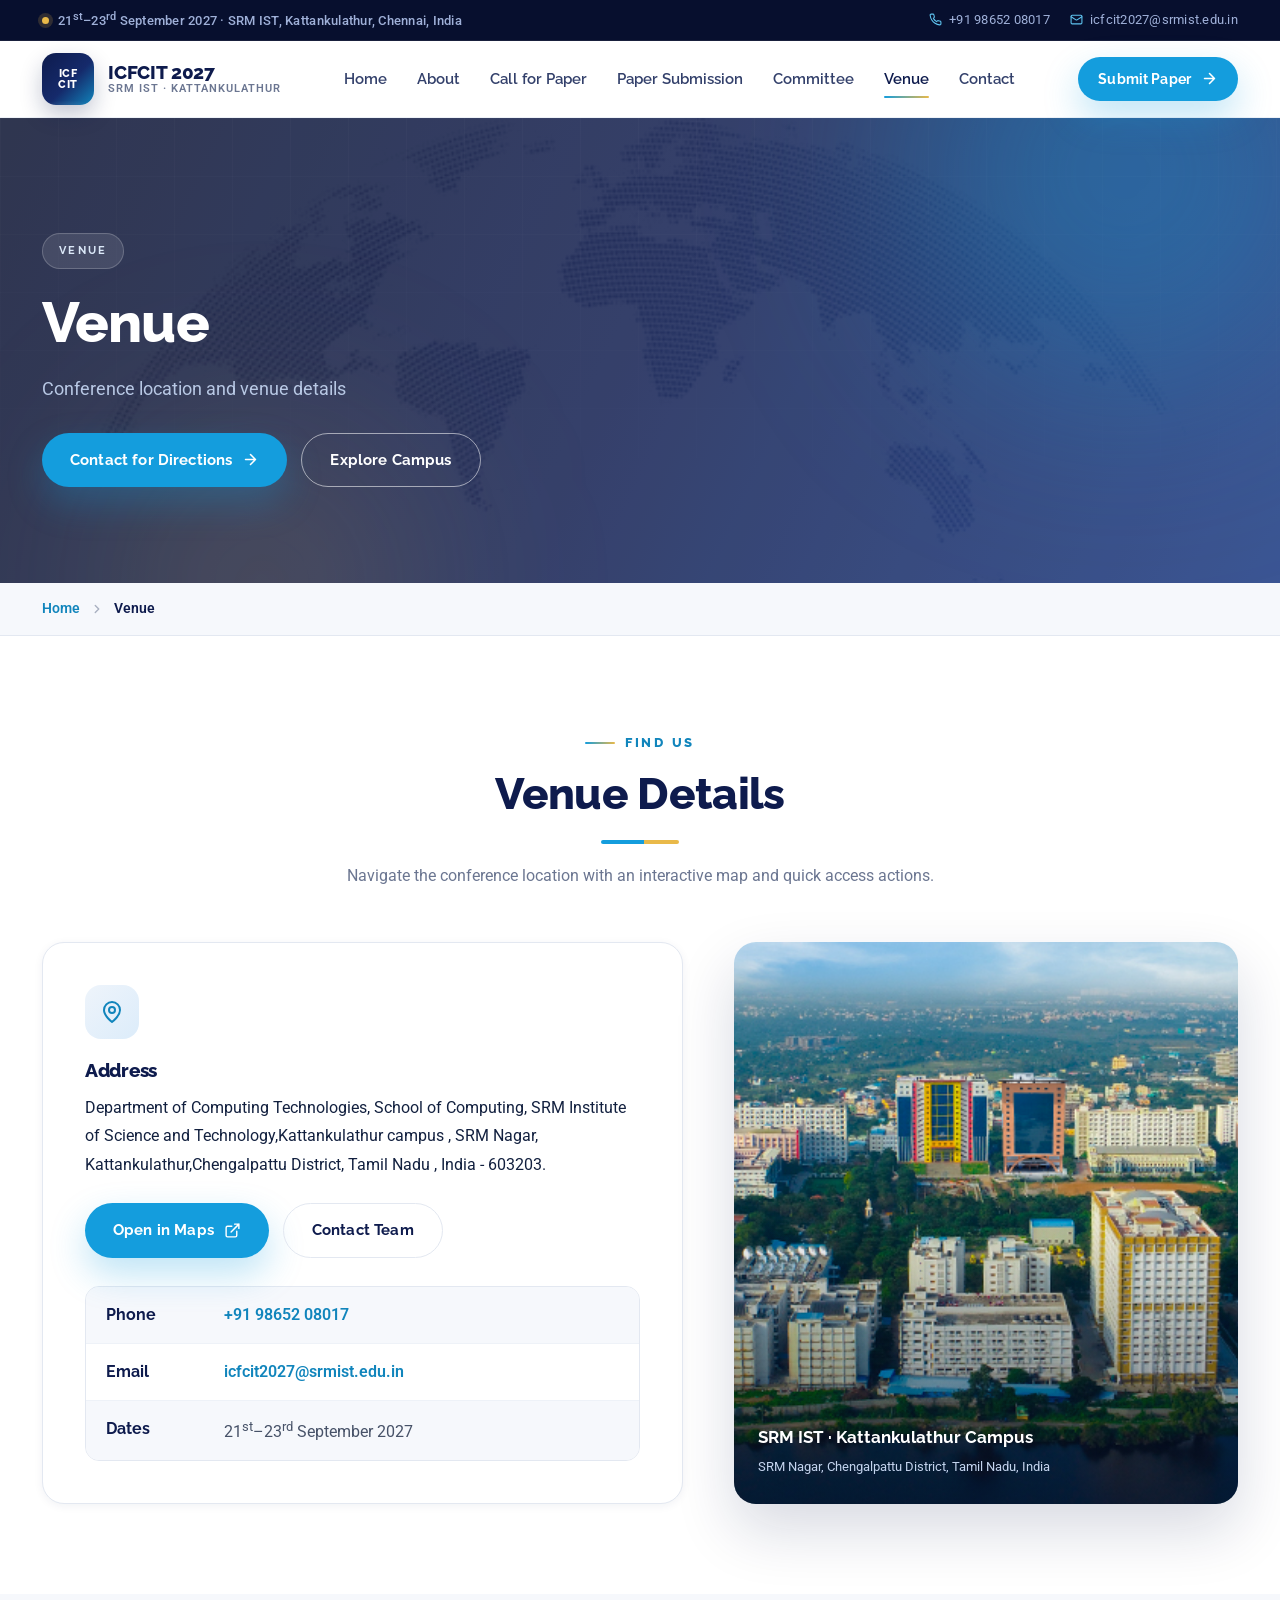
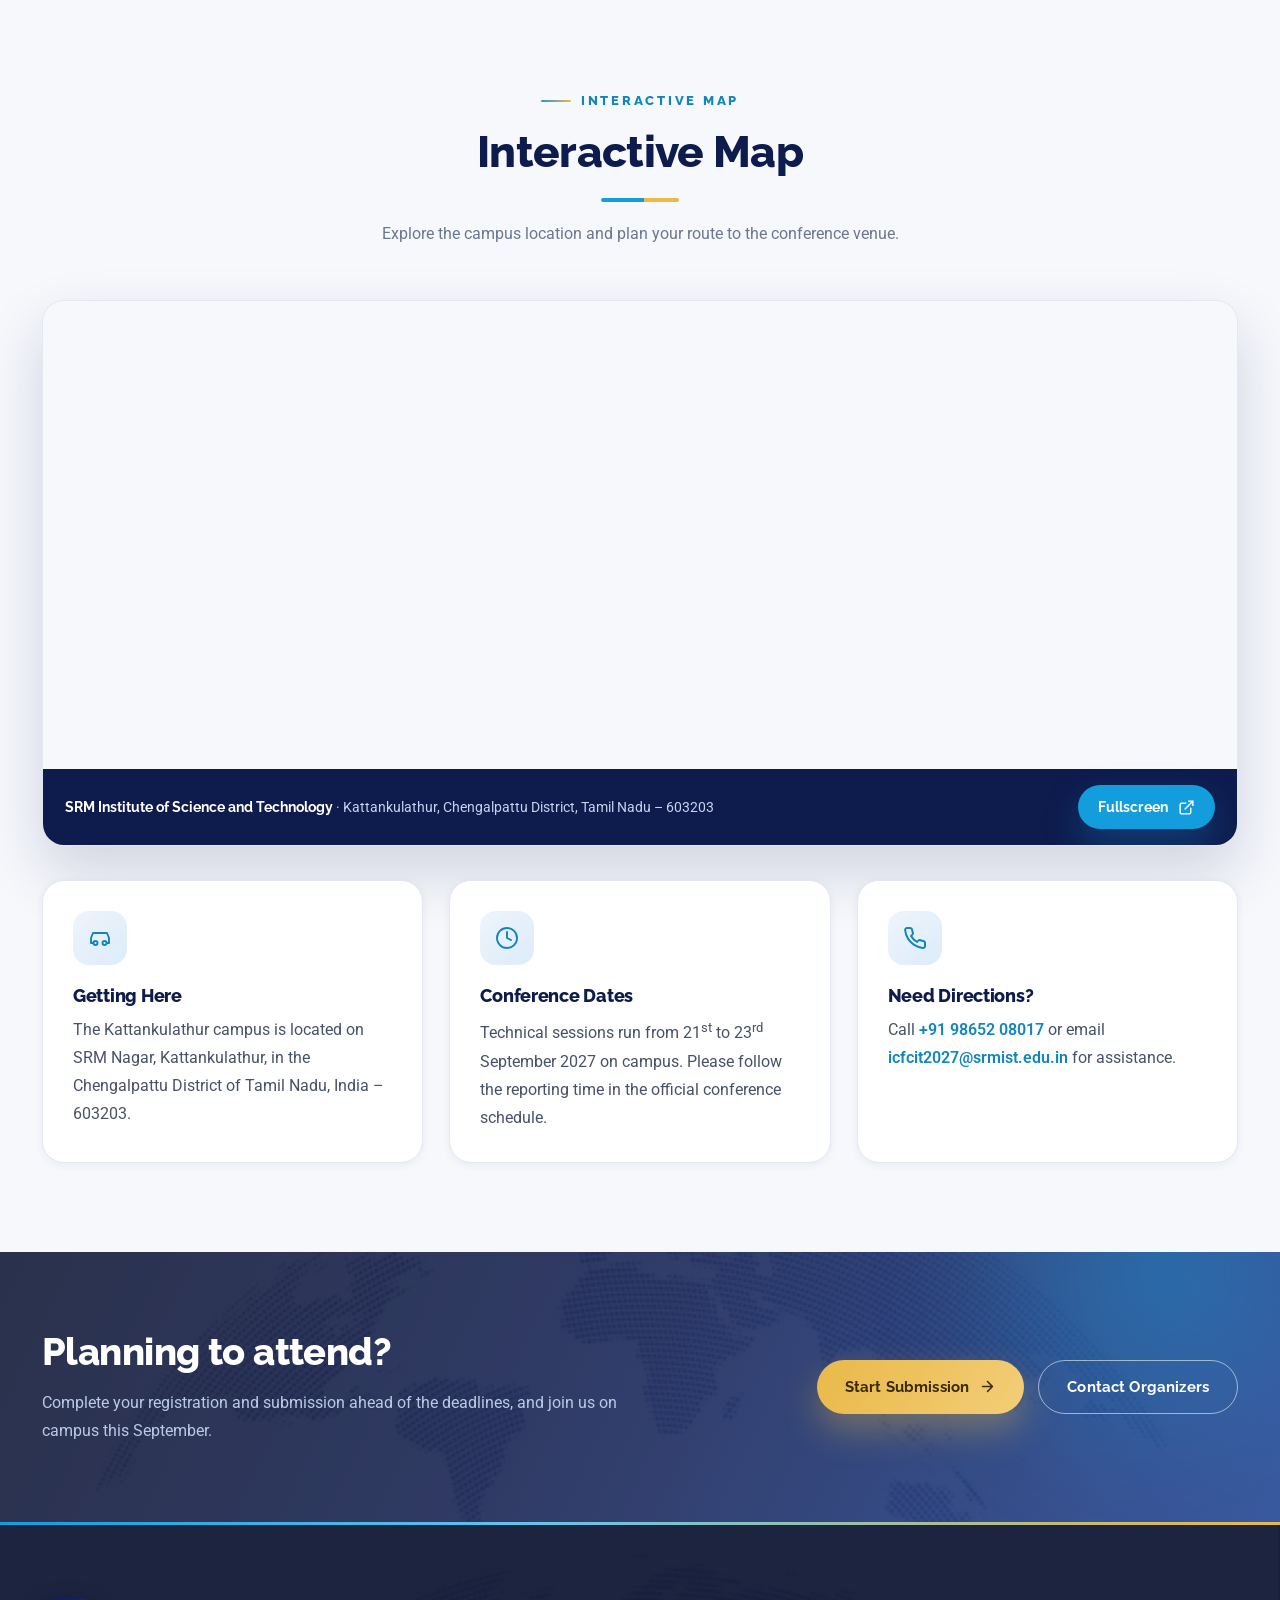
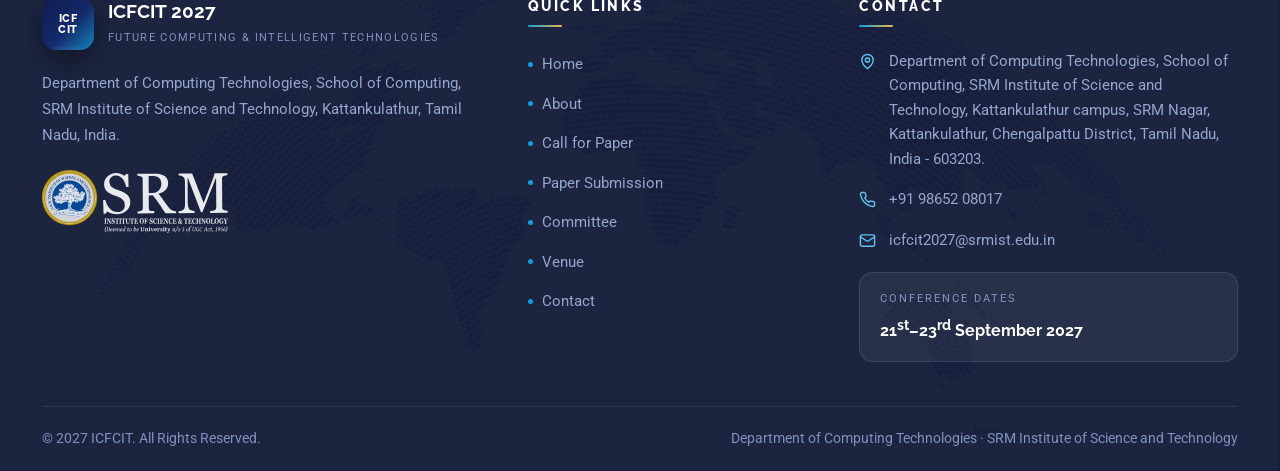
<file: venue.html>
<!DOCTYPE html>
<html lang="en">
<head>
<meta charset="utf-8">
<meta name="viewport" content="width=device-width, initial-scale=1">
<title>Venue | ICFCIT 2027</title>
<meta name="description" content="ICFCIT 2027 venue — Department of Computing Technologies, School of Computing, SRM Institute of Science and Technology, Kattankulathur campus, Tamil Nadu, India - 603203.">
<link rel="preconnect" href="https://fonts.googleapis.com">
<link rel="preconnect" href="https://fonts.gstatic.com" crossorigin>
<link href="https://fonts.googleapis.com/css2?family=Raleway:wght@400;500;600;700;800;900&family=Roboto:wght@300;400;500;700&display=swap" rel="stylesheet">
<link rel="stylesheet" href="assets/css/style.css">
</head>
<body>

<div class="progress" aria-hidden="true"></div>
<a class="skip-link" href="#main-content">Skip to main content</a>

<div class="topbar">
  <div class="wrap">
    <div class="topbar__left">
      <span class="dot" aria-hidden="true"></span>
      <span>21<sup>st</sup>&ndash;23<sup>rd</sup> September 2027 &middot; SRM IST, Kattankulathur, Chennai, India</span>
    </div>
    <div class="topbar__links">
      <a href="tel:+919865208017"><svg viewBox="0 0 24 24" fill="none" stroke="currentColor" stroke-width="2" stroke-linecap="round" stroke-linejoin="round" aria-hidden="true"><path d="M22 16.92v3a2 2 0 0 1-2.18 2 19.79 19.79 0 0 1-8.63-3.07 19.5 19.5 0 0 1-6-6 19.79 19.79 0 0 1-3.07-8.67A2 2 0 0 1 4.11 2h3a2 2 0 0 1 2 1.72c.13.96.36 1.9.7 2.81a2 2 0 0 1-.45 2.11L8.09 9.91a16 16 0 0 0 6 6l1.27-1.27a2 2 0 0 1 2.11-.45c.9.34 1.85.57 2.81.7A2 2 0 0 1 22 16.92z"/></svg> +91 98652 08017</a>
      <a href="mailto:icfcit2027@srmist.edu.in"><svg viewBox="0 0 24 24" fill="none" stroke="currentColor" stroke-width="2" stroke-linecap="round" stroke-linejoin="round" aria-hidden="true"><rect x="2" y="4" width="20" height="16" rx="2"/><path d="m22 7-8.97 5.7a1.94 1.94 0 0 1-2.06 0L2 7"/></svg> icfcit2027@srmist.edu.in</a>
    </div>
  </div>
</div>

<header class="site-header">
  <div class="wrap">
    <nav class="nav" aria-label="Primary">
      <a class="brand" href="index.html">
        <span class="brand__mark" aria-hidden="true"><span>ICF<br>CIT</span></span>
        <span class="brand__txt">
          <b>ICFCIT 2027</b>
          <small>SRM IST &middot; Kattankulathur</small>
        </span>
      </a>

      <ul class="nav__menu" id="nav-menu">
        <li><a href="index.html">Home</a></li>
        <li><a href="about.html">About</a></li>
        <li><a href="call-for-paper.html">Call for Paper</a></li>
        <li><a href="paper-submission.html">Paper Submission</a></li>
        <li><a href="committee.html">Committee</a></li>
        <li><a class="active" href="venue.html">Venue</a></li>
        <li><a href="contact.html">Contact</a></li>
      </ul>

      <div class="nav__cta">
        <a class="btn btn--sm" href="https://cmt3.research.microsoft.com/ICFCIT2027" target="_blank" rel="noopener">Submit Paper <svg viewBox="0 0 24 24" fill="none" stroke="currentColor" stroke-width="2.2" stroke-linecap="round" stroke-linejoin="round" aria-hidden="true"><path d="M5 12h14M12 5l7 7-7 7"/></svg></a>
        <button class="nav__toggle" type="button" aria-label="Toggle navigation" aria-controls="nav-menu" aria-expanded="false"><span></span></button>
      </div>
    </nav>
  </div>
</header>
<div class="nav-scrim" aria-hidden="true"></div>

<main id="main-content">

<section class="page-hero">
  <span class="page-hero__map" aria-hidden="true"></span>
  <span class="page-hero__grid" aria-hidden="true"></span>
  <span class="page-hero__glow page-hero__glow--a" aria-hidden="true"></span>
  <span class="page-hero__glow page-hero__glow--b" aria-hidden="true"></span>
  <div class="wrap">
    <span class="page-hero__tag">Venue</span>
    <h1>Venue</h1>
    <p>Conference location and venue details</p>
    <div class="btn-row">
        <a class="btn" href="contact.html">Contact for Directions <svg viewBox="0 0 24 24" fill="none" stroke="currentColor" stroke-width="2.2" stroke-linecap="round" stroke-linejoin="round" aria-hidden="true"><path d="M5 12h14M12 5l7 7-7 7"/></svg></a>
        <a class="btn btn--ghost" href="https://www.srmist.edu.in/" target="_blank" rel="noopener">Explore Campus</a>
    </div>
  </div>
</section>

<nav class="crumb" aria-label="Breadcrumb">
  <div class="wrap">
    <a href="index.html">Home</a>
    <svg viewBox="0 0 24 24" fill="none" stroke="currentColor" stroke-width="2.4" stroke-linecap="round" stroke-linejoin="round" aria-hidden="true"><path d="m9 18 6-6-6-6"/></svg>
    <span class="cur">Venue</span>
  </div>
</nav>

<section class="section">
  <div class="wrap">
    <div class="head head--center reveal">
      <span class="eyebrow">Find Us</span>
      <h2>Venue Details</h2>
      <div class="rule"></div>
      <p style="margin-top:18px">Navigate the conference location with an interactive map and quick access actions.</p>
    </div>

    <div class="split" style="align-items:stretch">
      <div class="reveal">
        <div class="panel" style="height:100%">
          <span class="icon-badge" aria-hidden="true"><svg viewBox="0 0 24 24" fill="none" stroke="currentColor" stroke-width="2" stroke-linecap="round" stroke-linejoin="round" aria-hidden="true"><path d="M20 10c0 6-8 12-8 12s-8-6-8-12a8 8 0 0 1 16 0z"/><circle cx="12" cy="10" r="3"/></svg></span>
          <h3>Address</h3>
          <p class="lead" style="font-size:1.02rem">
            Department of Computing Technologies, School of Computing, SRM Institute of Science and
            Technology,Kattankulathur campus , SRM Nagar, Kattankulathur,Chengalpattu District, Tamil Nadu , India -
            603203.
          </p>

          <div class="btn-row" style="margin:24px 0 28px">
            <a class="btn" href="https://www.google.com/maps/search/?api=1&amp;query=SRM+Institute+of+Science+and+Technology+Kattankulathur" target="_blank" rel="noopener">Open in Maps <svg viewBox="0 0 24 24" fill="none" stroke="currentColor" stroke-width="2" stroke-linecap="round" stroke-linejoin="round" aria-hidden="true"><path d="M18 13v6a2 2 0 0 1-2 2H5a2 2 0 0 1-2-2V8a2 2 0 0 1 2-2h6"/><path d="M15 3h6v6M10 14 21 3"/></svg></a>
            <a class="btn btn--outline" href="contact.html">Contact Team</a>
          </div>

          <div class="kv">
            <div><b>Phone</b><span><a href="tel:+919865208017" style="color:var(--brand-dark);font-weight:600">+91 98652 08017</a></span></div>
            <div><b>Email</b><span><a href="mailto:icfcit2027@srmist.edu.in" style="color:var(--brand-dark);font-weight:600">icfcit2027@srmist.edu.in</a></span></div>
            <div><b>Dates</b><span>21<sup>st</sup>&ndash;23<sup>rd</sup> September 2027</span></div>
          </div>
        </div>
      </div>

      <div class="split__media reveal" data-d="2">
        <figure class="frame" style="margin:0;height:100%;min-height:320px">
          <img src="images/hero-background.jpg" alt="Aerial view of the SRM Institute of Science and Technology campus at Kattankulathur">
          <figcaption class="frame__cap">
            <b>SRM IST &middot; Kattankulathur Campus</b>
            <span>SRM Nagar, Chengalpattu District, Tamil Nadu, India</span>
          </figcaption>
        </figure>
      </div>
    </div>
  </div>
</section>

<section class="section section--alt">
  <div class="wrap">
    <div class="head head--center reveal">
      <span class="eyebrow">Interactive Map</span>
      <h2>Interactive Map</h2>
      <div class="rule"></div>
      <p style="margin-top:18px">Explore the campus location and plan your route to the conference venue.</p>
    </div>

    <div class="map-shell reveal">
      <iframe src="https://www.google.com/maps?q=SRM+Institute+of+Science+and+Technology+Kattankulathur&amp;output=embed" title="Map of SRM Institute of Science and Technology, Kattankulathur" loading="lazy" referrerpolicy="no-referrer-when-downgrade" allowfullscreen></iframe>
      <div class="map-bar">
        <span><b>SRM Institute of Science and Technology</b> &middot; Kattankulathur, Chengalpattu District, Tamil Nadu &ndash; 603203</span>
        <a class="btn btn--sm" href="https://www.google.com/maps/search/?api=1&amp;query=SRM+Institute+of+Science+and+Technology+Kattankulathur" target="_blank" rel="noopener">Fullscreen <svg viewBox="0 0 24 24" fill="none" stroke="currentColor" stroke-width="2" stroke-linecap="round" stroke-linejoin="round" aria-hidden="true"><path d="M18 13v6a2 2 0 0 1-2 2H5a2 2 0 0 1-2-2V8a2 2 0 0 1 2-2h6"/><path d="M15 3h6v6M10 14 21 3"/></svg></a>
      </div>
    </div>

    <div class="grid g-3 reveal" style="margin-top:34px">
      <article class="card">
        <span class="icon-badge" aria-hidden="true"><svg viewBox="0 0 24 24" fill="none" stroke="currentColor" stroke-width="1.9" stroke-linecap="round" stroke-linejoin="round"><path d="M5 17H3v-5l2-5h14l2 5v5h-2"/><circle cx="7.5" cy="17" r="2"/><circle cx="16.5" cy="17" r="2"/></svg></span>
        <h3>Getting Here</h3>
        <p>The Kattankulathur campus is located on SRM Nagar, Kattankulathur, in the Chengalpattu District of Tamil Nadu, India &ndash; 603203.</p>
      </article>
      <article class="card">
        <span class="icon-badge" aria-hidden="true"><svg viewBox="0 0 24 24" fill="none" stroke="currentColor" stroke-width="1.9" stroke-linecap="round" stroke-linejoin="round"><circle cx="12" cy="12" r="10"/><path d="M12 6v6l4 2"/></svg></span>
        <h3>Conference Dates</h3>
        <p>Technical sessions run from 21<sup>st</sup> to 23<sup>rd</sup> September 2027 on campus. Please follow the reporting time in the official conference schedule.</p>
      </article>
      <article class="card">
        <span class="icon-badge" aria-hidden="true"><svg viewBox="0 0 24 24" fill="none" stroke="currentColor" stroke-width="2" stroke-linecap="round" stroke-linejoin="round" aria-hidden="true"><path d="M22 16.92v3a2 2 0 0 1-2.18 2 19.79 19.79 0 0 1-8.63-3.07 19.5 19.5 0 0 1-6-6 19.79 19.79 0 0 1-3.07-8.67A2 2 0 0 1 4.11 2h3a2 2 0 0 1 2 1.72c.13.96.36 1.9.7 2.81a2 2 0 0 1-.45 2.11L8.09 9.91a16 16 0 0 0 6 6l1.27-1.27a2 2 0 0 1 2.11-.45c.9.34 1.85.57 2.81.7A2 2 0 0 1 22 16.92z"/></svg></span>
        <h3>Need Directions?</h3>
        <p>Call <a href="tel:+919865208017" style="color:var(--brand-dark);font-weight:600">+91 98652 08017</a> or email <a href="mailto:icfcit2027@srmist.edu.in" style="color:var(--brand-dark);font-weight:600">icfcit2027@srmist.edu.in</a> for assistance.</p>
      </article>
    </div>
  </div>
</section>

<section class="cta-band">
  <div class="wrap">
    <div class="cta-band__inner">
      <div class="reveal">
        <h2>Planning to attend?</h2>
        <p>Complete your registration and submission ahead of the deadlines, and join us on campus this September.</p>
      </div>
      <div class="btn-row reveal" data-d="2">
        <a class="btn btn--gold" href="https://cmt3.research.microsoft.com/ICFCIT2027" target="_blank" rel="noopener">Start Submission <svg viewBox="0 0 24 24" fill="none" stroke="currentColor" stroke-width="2.2" stroke-linecap="round" stroke-linejoin="round" aria-hidden="true"><path d="M5 12h14M12 5l7 7-7 7"/></svg></a>
        <a class="btn btn--ghost" href="contact.html">Contact Organizers</a>
      </div>
    </div>
  </div>
</section>

</main>

<footer class="site-footer">
  <div class="wrap">
    <div class="footer-grid">
      <div>
        <div class="footer-brand">
          <span class="brand__mark" aria-hidden="true"><span>ICF<br>CIT</span></span>
          <span>
            <b>ICFCIT 2027</b>
            <small>Future Computing &amp; Intelligent Technologies</small>
          </span>
        </div>
        <p>
          Department of Computing Technologies, School of Computing, SRM Institute of Science and Technology,
          Kattankulathur, Tamil Nadu, India.
        </p>
        <a href="https://www.srmist.edu.in/" target="_blank" rel="noopener">
          <img class="footer-logo" src="images/srm-logo-white.svg" alt="SRM Institute of Science and Technology">
        </a>
      </div>

      <div>
        <h4>Quick Links</h4>
        <ul class="footer-links">
          <li><a href="index.html">Home</a></li>
          <li><a href="about.html">About</a></li>
          <li><a href="call-for-paper.html">Call for Paper</a></li>
          <li><a href="paper-submission.html">Paper Submission</a></li>
          <li><a href="committee.html">Committee</a></li>
          <li><a href="venue.html">Venue</a></li>
          <li><a href="contact.html">Contact</a></li>
        </ul>
      </div>

      <div>
        <h4>Contact</h4>
        <ul class="footer-contact">
          <li><svg viewBox="0 0 24 24" fill="none" stroke="currentColor" stroke-width="2" stroke-linecap="round" stroke-linejoin="round" aria-hidden="true"><path d="M20 10c0 6-8 12-8 12s-8-6-8-12a8 8 0 0 1 16 0z"/><circle cx="12" cy="10" r="3"/></svg><span>Department of Computing Technologies, School of Computing, SRM Institute of Science and Technology, Kattankulathur campus, SRM Nagar, Kattankulathur, Chengalpattu District, Tamil Nadu, India - 603203.</span></li>
          <li><svg viewBox="0 0 24 24" fill="none" stroke="currentColor" stroke-width="2" stroke-linecap="round" stroke-linejoin="round" aria-hidden="true"><path d="M22 16.92v3a2 2 0 0 1-2.18 2 19.79 19.79 0 0 1-8.63-3.07 19.5 19.5 0 0 1-6-6 19.79 19.79 0 0 1-3.07-8.67A2 2 0 0 1 4.11 2h3a2 2 0 0 1 2 1.72c.13.96.36 1.9.7 2.81a2 2 0 0 1-.45 2.11L8.09 9.91a16 16 0 0 0 6 6l1.27-1.27a2 2 0 0 1 2.11-.45c.9.34 1.85.57 2.81.7A2 2 0 0 1 22 16.92z"/></svg><a href="tel:+919865208017">+91 98652 08017</a></li>
          <li><svg viewBox="0 0 24 24" fill="none" stroke="currentColor" stroke-width="2" stroke-linecap="round" stroke-linejoin="round" aria-hidden="true"><rect x="2" y="4" width="20" height="16" rx="2"/><path d="m22 7-8.97 5.7a1.94 1.94 0 0 1-2.06 0L2 7"/></svg><a href="mailto:icfcit2027@srmist.edu.in">icfcit2027@srmist.edu.in</a></li>
        </ul>
        <div class="footer-date">
          <small>Conference Dates</small>
          <b>21<sup>st</sup>&ndash;23<sup>rd</sup> September 2027</b>
        </div>
      </div>
    </div>

    <div class="footer-bottom">
      <span>&copy; 2027 ICFCIT. All Rights Reserved.</span>
      <span>Department of Computing Technologies &middot; <a href="https://www.srmist.edu.in/" target="_blank" rel="noopener">SRM Institute of Science and Technology</a></span>
    </div>
  </div>
</footer>

<button class="to-top" type="button" aria-label="Back to top">
  <svg viewBox="0 0 24 24" fill="none" stroke="currentColor" stroke-width="2.4" stroke-linecap="round" stroke-linejoin="round" aria-hidden="true"><path d="M12 19V5M5 12l7-7 7 7"/></svg>
</button>

<script src="assets/js/main.js"></script>
</body>
</html>
</file>
<file: assets/css/style.css>
/* =========================================================
   ICFCIT 2027 — International Conference on Future Computing
   and Intelligent Technologies | SRM IST, Kattankulathur
   Global stylesheet
   ========================================================= */

/* ---------- 1. Design tokens ---------- */
:root{
  --navy:#0e1b4d;
  --navy-deep:#070f2e;
  --navy-mid:#152a6b;
  --brand:#149ddd;
  --brand-dark:#1185bc;
  --brand-light:#5fc4f0;
  --gold:#e9b949;
  --gold-soft:#f6d98a;

  --ink:#12203f;
  --body:#475268;
  --muted:#6b7691;
  --line:#e3e8f1;
  --line-soft:#eef2f8;
  --surface:#ffffff;
  --surface-alt:#f6f8fc;
  --surface-tint:#eef4fb;

  --shadow-sm:0 2px 10px rgba(14,27,77,.06);
  --shadow-md:0 12px 30px rgba(14,27,77,.10);
  --shadow-lg:0 26px 60px rgba(14,27,77,.16);
  --shadow-brand:0 16px 36px rgba(20,157,221,.28);

  --radius-sm:8px;
  --radius:14px;
  --radius-lg:22px;
  --radius-xl:30px;

  --ff-head:"Raleway","Segoe UI",system-ui,-apple-system,sans-serif;
  --ff-body:"Roboto","Segoe UI",system-ui,-apple-system,sans-serif;

  --wrap:1240px;
  --nav-h:76px;
  --ease:cubic-bezier(.22,.61,.36,1);
}

/* ---------- 2. Reset & base ---------- */
*,*::before,*::after{box-sizing:border-box}
html{-webkit-text-size-adjust:100%}
html:focus-within{scroll-behavior:smooth}
body{
  margin:0;
  font-family:var(--ff-body);
  font-size:16px;
  line-height:1.75;
  color:var(--body);
  background:var(--surface);
  overflow-x:hidden;
  -webkit-font-smoothing:antialiased;
}
img{max-width:100%;display:block;height:auto}
a{color:inherit;text-decoration:none}
button{font:inherit;cursor:pointer;border:0;background:none;color:inherit}
h1,h2,h3,h4,h5{
  font-family:var(--ff-head);
  color:var(--navy);
  line-height:1.2;
  margin:0 0 .6em;
  font-weight:800;
  letter-spacing:-.015em;
}
p{margin:0 0 1.1em}
ul{margin:0;padding:0;list-style:none}
::selection{background:var(--brand);color:#fff}

:focus-visible{
  outline:3px solid var(--brand);
  outline-offset:3px;
  border-radius:4px;
}

/* Custom scrollbar */
::-webkit-scrollbar{width:11px;height:11px}
::-webkit-scrollbar-track{background:var(--surface-alt)}
::-webkit-scrollbar-thumb{background:#c3cfe2;border-radius:20px;border:3px solid var(--surface-alt)}
::-webkit-scrollbar-thumb:hover{background:var(--brand)}

.skip-link{
  position:absolute;left:-9999px;top:0;z-index:2000;
  background:var(--navy);color:#fff;padding:12px 22px;border-radius:0 0 10px 0;font-weight:600;
}
.skip-link:focus{left:0}

/* ---------- 3. Layout helpers ---------- */
.wrap{width:100%;max-width:var(--wrap);margin-inline:auto;padding-inline:22px}
.section{padding:clamp(58px,7vw,104px) 0;position:relative}
.section--alt{background:var(--surface-alt)}
.section--tint{background:linear-gradient(180deg,#f3f8fd 0%,#ffffff 100%)}
.section--navy{background:var(--navy);color:#c9d3ec}
.section--navy h2,.section--navy h3,.section--navy h4{color:#fff}

.grid{display:grid;gap:26px}
.g-2{grid-template-columns:repeat(2,minmax(0,1fr))}
.g-3{grid-template-columns:repeat(3,minmax(0,1fr))}
.g-4{grid-template-columns:repeat(4,minmax(0,1fr))}
@media(max-width:1024px){.g-4{grid-template-columns:repeat(2,minmax(0,1fr))}.g-3{grid-template-columns:repeat(2,minmax(0,1fr))}}
@media(max-width:720px){.g-2,.g-3,.g-4{grid-template-columns:minmax(0,1fr)}}

/* ---------- 4. Section headings ---------- */
.eyebrow{
  display:inline-flex;align-items:center;gap:10px;
  font-family:var(--ff-head);font-size:12.5px;font-weight:800;
  letter-spacing:.22em;text-transform:uppercase;color:var(--brand-dark);
  margin-bottom:14px;
}
.eyebrow::before{
  content:"";width:30px;height:2px;border-radius:2px;
  background:linear-gradient(90deg,var(--brand),var(--gold));
}
.section--navy .eyebrow{color:var(--brand-light)}
.section--navy .eyebrow::before{background:linear-gradient(90deg,var(--brand-light),var(--gold))}

.head{max-width:820px;margin-bottom:clamp(34px,4vw,54px)}
.head--center{margin-inline:auto;text-align:center}
.head--center .eyebrow{justify-content:center}
.head h2{
  font-size:clamp(1.75rem,3.4vw,2.75rem);
  margin-bottom:.45em;
}
.head p{color:var(--muted);font-size:1.03rem;margin:0}
.section--navy .head p{color:#a9b6d6}
.rule{
  width:78px;height:4px;border-radius:4px;margin-top:6px;
  background:linear-gradient(90deg,var(--brand) 0%,var(--brand) 55%,var(--gold) 55%,var(--gold) 100%);
}
.head--center .rule{margin-inline:auto}

/* ---------- 5. Buttons ---------- */
.btn{
  --btn-bg:var(--brand);
  display:inline-flex;align-items:center;justify-content:center;gap:10px;
  font-family:var(--ff-head);font-weight:700;font-size:.95rem;letter-spacing:.01em;
  padding:13px 28px;border-radius:999px;
  background:var(--btn-bg);color:#fff;
  box-shadow:var(--shadow-brand);
  transition:transform .3s var(--ease),box-shadow .3s var(--ease),background .3s var(--ease);
  position:relative;overflow:hidden;white-space:nowrap;
}
.btn svg{width:17px;height:17px;flex:none}
.btn::after{
  content:"";position:absolute;inset:0;
  background:linear-gradient(120deg,transparent 20%,rgba(255,255,255,.32) 50%,transparent 80%);
  transform:translateX(-120%);transition:transform .7s var(--ease);
}
.btn:hover{transform:translateY(-3px);box-shadow:0 22px 44px rgba(20,157,221,.36)}
.btn:hover::after{transform:translateX(120%)}
.btn--navy{--btn-bg:var(--navy);box-shadow:0 16px 34px rgba(14,27,77,.28)}
.btn--navy:hover{box-shadow:0 22px 44px rgba(14,27,77,.34)}
.btn--gold{--btn-bg:linear-gradient(120deg,var(--gold),#f3cd77);color:#3a2a05;box-shadow:0 16px 34px rgba(233,185,73,.35)}
.btn--ghost{
  background:transparent;color:#fff;border:1.6px solid rgba(255,255,255,.55);box-shadow:none;
}
.btn--ghost:hover{background:rgba(255,255,255,.12);border-color:#fff;box-shadow:none}
.btn--outline{
  background:transparent;color:var(--navy);border:1.6px solid var(--line);box-shadow:none;
}
.btn--outline:hover{border-color:var(--brand);color:var(--brand-dark);background:var(--surface-tint);box-shadow:none}
.btn--sm{padding:10px 20px;font-size:.86rem}
.btn-row{display:flex;flex-wrap:wrap;gap:14px}
.btn-row--center{justify-content:center}

/* ---------- 6. Top bar ---------- */
.topbar{
  background:var(--navy-deep);color:#9fb0d8;
  font-size:.8rem;letter-spacing:.02em;
  border-bottom:1px solid rgba(255,255,255,.07);
}
.topbar .wrap{display:flex;align-items:center;justify-content:space-between;gap:18px;min-height:40px;flex-wrap:wrap}
.topbar__left{display:flex;align-items:center;gap:9px;font-weight:500}
.topbar__left .dot{width:7px;height:7px;border-radius:50%;background:var(--gold);box-shadow:0 0 0 4px rgba(233,185,73,.18)}
.topbar__links{display:flex;align-items:center;gap:20px;flex-wrap:wrap}
.topbar__links a{display:inline-flex;align-items:center;gap:7px;transition:color .25s}
.topbar__links a:hover{color:#fff}
.topbar__links svg{width:13px;height:13px;color:var(--brand-light)}
@media(max-width:640px){.topbar__left{display:none}.topbar .wrap{justify-content:center}}

/* ---------- 7. Header / nav ---------- */
.site-header{
  position:sticky;top:0;z-index:900;
  background:rgba(255,255,255,.86);
  backdrop-filter:saturate(180%) blur(14px);
  -webkit-backdrop-filter:saturate(180%) blur(14px);
  border-bottom:1px solid var(--line-soft);
  transition:box-shadow .3s var(--ease),background .3s var(--ease);
}
.site-header.is-stuck{box-shadow:0 8px 26px rgba(14,27,77,.09)}
.nav{display:flex;align-items:center;justify-content:space-between;gap:20px;min-height:var(--nav-h)}

.brand{display:flex;align-items:center;gap:14px;flex:none}
.brand__mark{
  width:52px;height:52px;border-radius:14px;flex:none;
  background:linear-gradient(135deg,var(--navy) 0%,var(--navy-mid) 55%,var(--brand-dark) 100%);
  color:#fff;display:grid;place-items:center;
  font-family:var(--ff-head);font-weight:800;font-size:.66rem;letter-spacing:.04em;
  line-height:1.05;text-align:center;
  box-shadow:0 10px 22px rgba(14,27,77,.24);
  position:relative;overflow:hidden;
}
.brand__mark::after{
  content:"";position:absolute;inset:auto -30% -60% -30%;height:70%;
  background:radial-gradient(ellipse at center,rgba(255,255,255,.28),transparent 70%);
}
.brand__mark span{position:relative;z-index:1}
.brand__txt{display:flex;flex-direction:column;line-height:1.15}
.brand__txt b{
  font-family:var(--ff-head);font-size:1.16rem;font-weight:800;color:var(--navy);letter-spacing:-.01em;
}
.brand__txt small{font-size:.685rem;color:var(--muted);letter-spacing:.09em;text-transform:uppercase;font-weight:600}
@media(max-width:420px){.brand__txt small{display:none}}

.nav__menu{display:flex;align-items:center;gap:2px}
.nav__menu a{
  position:relative;display:block;padding:10px 14px;border-radius:9px;
  font-family:var(--ff-head);font-weight:600;font-size:.92rem;color:#33406b;
  transition:color .25s var(--ease),background .25s var(--ease);
}
.nav__menu a::after{
  content:"";position:absolute;left:14px;right:14px;bottom:4px;height:2px;border-radius:2px;
  background:linear-gradient(90deg,var(--brand),var(--gold));
  transform:scaleX(0);transform-origin:left;transition:transform .32s var(--ease);
}
.nav__menu a:hover{color:var(--navy);background:var(--surface-tint)}
.nav__menu a:hover::after,.nav__menu a.active::after{transform:scaleX(1)}
.nav__menu a.active{color:var(--navy)}

.nav__cta{display:flex;align-items:center;gap:12px;flex:none}
.nav__toggle{
  display:none;width:46px;height:46px;border-radius:12px;
  border:1px solid var(--line);background:#fff;
  place-items:center;color:var(--navy);
}
.nav__toggle span{display:block;width:20px;height:2px;background:currentColor;border-radius:2px;position:relative;transition:.3s var(--ease)}
.nav__toggle span::before,.nav__toggle span::after{
  content:"";position:absolute;left:0;width:20px;height:2px;background:currentColor;border-radius:2px;transition:.3s var(--ease);
}
.nav__toggle span::before{top:-6px}
.nav__toggle span::after{top:6px}
body.nav-open .nav__toggle span{background:transparent}
body.nav-open .nav__toggle span::before{top:0;transform:rotate(45deg)}
body.nav-open .nav__toggle span::after{top:0;transform:rotate(-45deg)}

@media(max-width:1100px){
  .nav__menu{
    position:fixed;inset:0 0 0 auto;width:min(340px,86vw);
    background:#fff;flex-direction:column;align-items:stretch;gap:4px;
    padding:calc(var(--nav-h) + 30px) 22px 30px;
    box-shadow:-24px 0 60px rgba(14,27,77,.18);
    transform:translateX(105%);transition:transform .42s var(--ease);
    overflow-y:auto;z-index:950;
  }
  body.nav-open .nav__menu{transform:translateX(0)}
  .nav__menu a{padding:14px 16px;font-size:1rem;border-bottom:1px solid var(--line-soft);border-radius:0}
  .nav__menu a::after{display:none}
  .nav__toggle{display:grid;position:relative;z-index:960}
  .nav__cta .btn{display:none}
  .nav-scrim{
    position:fixed;inset:0;background:rgba(7,15,46,.5);
    opacity:0;visibility:hidden;transition:.35s var(--ease);z-index:940;
    backdrop-filter:blur(3px);
  }
  body.nav-open .nav-scrim{opacity:1;visibility:visible}
  body.nav-open{overflow:hidden}
}

/* ---------- 8. Hero (home) ---------- */
.hero{
  position:relative;isolation:isolate;color:#fff;
  min-height:clamp(600px,88vh,860px);
  display:flex;align-items:center;
  padding:clamp(70px,9vw,110px) 0 clamp(120px,12vw,160px);
  overflow:hidden;
}
.hero__bg{position:absolute;inset:0;z-index:-3}
.hero__bg img{width:100%;height:100%;object-fit:cover;object-position:center 42%;
  animation:heroPan 26s ease-in-out infinite alternate}
@keyframes heroPan{from{transform:scale(1.06)}to{transform:scale(1.15)}}
.hero__veil{
  position:absolute;inset:0;z-index:-2;
  background:
    linear-gradient(100deg,rgba(7,15,46,.95) 0%,rgba(10,22,68,.88) 42%,rgba(14,27,77,.62) 72%,rgba(14,27,77,.45) 100%),
    linear-gradient(180deg,rgba(7,15,46,.72) 0%,transparent 38%,rgba(7,15,46,.82) 100%);
}
.hero__grid{
  position:absolute;inset:0;z-index:-1;opacity:.5;
  background-image:
    linear-gradient(rgba(255,255,255,.045) 1px,transparent 1px),
    linear-gradient(90deg,rgba(255,255,255,.045) 1px,transparent 1px);
  background-size:64px 64px;
  mask-image:radial-gradient(ellipse 80% 70% at 50% 40%,#000 30%,transparent 100%);
  -webkit-mask-image:radial-gradient(ellipse 80% 70% at 50% 40%,#000 30%,transparent 100%);
}
.hero__glow{
  position:absolute;z-index:-1;border-radius:50%;filter:blur(90px);pointer-events:none;
}
.hero__glow--a{width:460px;height:460px;background:rgba(20,157,221,.30);top:-120px;right:-80px}
.hero__glow--b{width:380px;height:380px;background:rgba(233,185,73,.16);bottom:-140px;left:-60px}

.hero__inner{position:relative;max-width:960px}
.hero__badge{
  display:inline-flex;align-items:center;gap:11px;
  padding:8px 18px 8px 10px;border-radius:999px;
  background:rgba(255,255,255,.11);border:1px solid rgba(255,255,255,.22);
  backdrop-filter:blur(8px);
  font-family:var(--ff-head);font-size:.76rem;font-weight:700;letter-spacing:.15em;text-transform:uppercase;
  color:#e8f2ff;margin-bottom:26px;
}
.hero__badge i{
  width:8px;height:8px;border-radius:50%;background:var(--gold);
  box-shadow:0 0 0 4px rgba(233,185,73,.24);animation:pulse 2.4s infinite;
}
@keyframes pulse{0%,100%{box-shadow:0 0 0 4px rgba(233,185,73,.24)}50%{box-shadow:0 0 0 9px rgba(233,185,73,.05)}}

.hero__kicker{
  font-family:var(--ff-head);font-weight:600;
  font-size:clamp(.95rem,1.7vw,1.2rem);
  color:#bcd6ef;letter-spacing:.01em;margin-bottom:14px;max-width:760px;
}
.hero h1{
  color:#fff;font-size:clamp(2.5rem,6.6vw,4.7rem);
  line-height:1.03;letter-spacing:-.03em;margin-bottom:.32em;
}
.hero h1 .accent{
  background:linear-gradient(105deg,var(--brand-light) 0%,#8ee0ff 40%,var(--gold-soft) 100%);
  -webkit-background-clip:text;background-clip:text;color:transparent;
}
.hero__lead{
  color:#c3d2ea;font-size:clamp(.98rem,1.5vw,1.1rem);max-width:660px;margin-bottom:30px;
}
.hero__meta{display:flex;flex-wrap:wrap;gap:12px;margin-bottom:34px}
.hero__chip{
  display:inline-flex;align-items:center;gap:10px;
  padding:11px 20px;border-radius:999px;
  background:rgba(255,255,255,.09);border:1px solid rgba(255,255,255,.18);
  backdrop-filter:blur(8px);
  font-size:.87rem;font-weight:500;color:#e6eefb;
}
.hero__chip svg{width:16px;height:16px;color:var(--brand-light);flex:none}
.hero__chip b{font-family:var(--ff-head);font-weight:700;color:#fff}

/* Countdown */
.countdown{
  position:relative;margin-top:46px;
  display:flex;flex-wrap:wrap;gap:14px;align-items:flex-end;
}
.countdown__label{
  width:100%;font-family:var(--ff-head);font-size:.72rem;font-weight:700;
  letter-spacing:.24em;text-transform:uppercase;color:#93aad3;margin-bottom:2px;
}
.cd{
  min-width:92px;padding:16px 10px 12px;border-radius:var(--radius);
  background:rgba(255,255,255,.08);border:1px solid rgba(255,255,255,.16);
  backdrop-filter:blur(10px);text-align:center;
  transition:transform .35s var(--ease),background .35s var(--ease);
}
.cd:hover{transform:translateY(-4px);background:rgba(255,255,255,.14)}
.cd b{
  display:block;font-family:var(--ff-head);font-size:clamp(1.5rem,3vw,2.1rem);
  font-weight:800;color:#fff;line-height:1;font-variant-numeric:tabular-nums;
}
.cd span{display:block;margin-top:7px;font-size:.66rem;letter-spacing:.19em;text-transform:uppercase;color:#9fb4d8;font-weight:600}

.hero__scroll{
  position:absolute;bottom:34px;left:50%;transform:translateX(-50%);
  display:flex;flex-direction:column;align-items:center;gap:8px;
  font-size:.66rem;letter-spacing:.24em;text-transform:uppercase;color:#8fa5cd;z-index:2;
}
.hero__scroll i{
  width:1px;height:42px;background:linear-gradient(180deg,transparent,var(--brand-light));
  animation:scrollLine 2.2s var(--ease) infinite;
}
@keyframes scrollLine{0%{opacity:0;transform:scaleY(.2)}45%{opacity:1}100%{opacity:0;transform:scaleY(1)}}
@media(max-width:720px){.hero__scroll{display:none}}

/* Hero wave separator */
.hero__wave{position:absolute;left:0;right:0;bottom:-1px;z-index:1;line-height:0;color:var(--navy)}
.hero__wave svg{width:100%;height:auto;display:block}

/* ---------- 9. Page banner (inner pages) ---------- */
.page-hero{
  position:relative;isolation:isolate;color:#fff;overflow:hidden;
  padding:clamp(74px,9vw,120px) 0 clamp(60px,7vw,92px);
  background:linear-gradient(115deg,var(--navy-deep) 0%,var(--navy) 48%,#16357f 100%);
}
.page-hero__map{
  position:absolute;inset:0;z-index:-1;opacity:.16;
  background:url("../../images/bgmap.jpg") center/cover no-repeat;
  mix-blend-mode:screen;
}
.page-hero__glow{position:absolute;border-radius:50%;filter:blur(100px);z-index:-1}
.page-hero__glow--a{width:430px;height:430px;background:rgba(20,157,221,.34);top:-160px;right:-60px}
.page-hero__glow--b{width:320px;height:320px;background:rgba(233,185,73,.14);bottom:-160px;left:8%}
.page-hero__grid{
  position:absolute;inset:0;z-index:-1;opacity:.4;
  background-image:linear-gradient(rgba(255,255,255,.05) 1px,transparent 1px),linear-gradient(90deg,rgba(255,255,255,.05) 1px,transparent 1px);
  background-size:58px 58px;
  mask-image:linear-gradient(180deg,#000,transparent);
  -webkit-mask-image:linear-gradient(180deg,#000,transparent);
}
.page-hero__tag{
  display:inline-flex;align-items:center;gap:9px;padding:7px 16px;border-radius:999px;
  background:rgba(255,255,255,.1);border:1px solid rgba(255,255,255,.2);
  font-family:var(--ff-head);font-size:.71rem;font-weight:700;letter-spacing:.2em;text-transform:uppercase;
  color:#dbe8f8;margin-bottom:20px;
}
.page-hero h1{color:#fff;font-size:clamp(2.1rem,5vw,3.5rem);margin-bottom:.3em}
.page-hero p{color:#b8c8e4;font-size:clamp(1rem,1.6vw,1.13rem);max-width:660px;margin-bottom:28px}
.page-hero .btn-row{margin-bottom:6px}

.crumb{
  background:var(--surface-alt);border-bottom:1px solid var(--line);
  font-size:.85rem;
}
.crumb .wrap{display:flex;align-items:center;gap:10px;flex-wrap:wrap;padding-block:14px;color:var(--muted)}
.crumb a{color:var(--brand-dark);font-weight:600;transition:color .25s}
.crumb a:hover{color:var(--navy)}
.crumb svg{width:14px;height:14px;opacity:.55}
.crumb .cur{color:var(--navy);font-weight:600}

/* ---------- 10. Announcement marquee ---------- */
.ticker{
  background:linear-gradient(90deg,var(--navy) 0%,var(--navy-mid) 100%);
  color:#dce6fa;overflow:hidden;position:relative;
  border-block:1px solid rgba(255,255,255,.08);
}
.ticker__track{display:flex;gap:0;width:max-content;animation:slide 42s linear infinite}
.ticker:hover .ticker__track{animation-play-state:paused}
@keyframes slide{to{transform:translateX(-50%)}}
.ticker__item{
  display:inline-flex;align-items:center;gap:12px;padding:13px 30px;
  font-size:.86rem;letter-spacing:.02em;white-space:nowrap;
}
.ticker__item i{width:6px;height:6px;border-radius:50%;background:var(--gold);flex:none}
.ticker__item b{font-family:var(--ff-head);color:#fff;font-weight:700}

/* ---------- 11. Cards ---------- */
.card{
  background:#fff;border:1px solid var(--line);border-radius:var(--radius-lg);
  padding:30px;box-shadow:var(--shadow-sm);
  transition:transform .4s var(--ease),box-shadow .4s var(--ease),border-color .4s var(--ease);
  position:relative;overflow:hidden;height:100%;
}
.card::before{
  content:"";position:absolute;left:0;right:0;top:0;height:3px;
  background:linear-gradient(90deg,var(--brand),var(--gold));
  transform:scaleX(0);transform-origin:left;transition:transform .45s var(--ease);
}
.card:hover{transform:translateY(-7px);box-shadow:var(--shadow-lg);border-color:transparent}
.card:hover::before{transform:scaleX(1)}
.card h3{font-size:1.12rem;margin-bottom:.55em}
.card p:last-child{margin-bottom:0}

.icon-badge{
  width:54px;height:54px;border-radius:16px;display:grid;place-items:center;
  background:linear-gradient(135deg,var(--surface-tint),#dcecfa);
  color:var(--brand-dark);margin-bottom:20px;
  transition:transform .4s var(--ease),background .4s var(--ease),color .4s var(--ease);
}
.icon-badge svg{width:24px;height:24px}
.card:hover .icon-badge{
  background:linear-gradient(135deg,var(--brand),var(--brand-dark));color:#fff;transform:rotate(-6deg) scale(1.05);
}

/* ---------- 12. Welcome / prose blocks ---------- */
.prose{font-size:1.02rem;color:var(--body);line-height:1.85;max-width:74ch}
.prose p{margin-bottom:1.25em}
.prose strong{color:var(--navy);font-weight:600}
.lead{font-size:1.12rem;color:var(--ink);font-weight:400;line-height:1.75}
.dropcap::first-letter{
  float:left;font-family:var(--ff-head);font-size:3.5rem;line-height:.85;font-weight:800;
  color:var(--brand-dark);margin:6px 12px 0 0;
}

.split{display:grid;grid-template-columns:minmax(0,1.12fr) minmax(0,.88fr);gap:clamp(30px,4vw,60px);align-items:center}
.split--rev .split__media{order:-1}
@media(max-width:920px){.split{grid-template-columns:minmax(0,1fr)}.split--rev .split__media{order:0}}

.frame{
  position:relative;border-radius:var(--radius-lg);overflow:hidden;
  box-shadow:var(--shadow-lg);
}
.frame img{width:100%;height:100%;object-fit:cover;transition:transform .8s var(--ease)}
.frame:hover img{transform:scale(1.05)}
.frame::after{
  content:"";position:absolute;inset:0;
  background:linear-gradient(180deg,transparent 45%,rgba(7,15,46,.55) 100%);
}
.frame__cap{
  position:absolute;left:0;right:0;bottom:0;z-index:2;padding:24px;color:#fff;
}
.frame__cap b{display:block;font-family:var(--ff-head);font-size:1.05rem;font-weight:700}
.frame__cap span{font-size:.82rem;color:#c4d4ee}

/* Stats */
.stats{display:grid;grid-template-columns:repeat(4,minmax(0,1fr));gap:18px}
@media(max-width:820px){.stats{grid-template-columns:repeat(2,minmax(0,1fr))}}
.stat{
  text-align:center;padding:26px 16px;border-radius:var(--radius);
  background:#fff;border:1px solid var(--line);box-shadow:var(--shadow-sm);
  transition:transform .35s var(--ease),box-shadow .35s var(--ease);
}
.stat:hover{transform:translateY(-5px);box-shadow:var(--shadow-md)}
.stat b{
  display:block;font-family:var(--ff-head);font-size:clamp(1.7rem,3.4vw,2.3rem);
  font-weight:800;color:var(--navy);line-height:1;
}
.stat b em{font-style:normal;color:var(--brand)}
.stat span{display:block;margin-top:9px;font-size:.79rem;letter-spacing:.11em;text-transform:uppercase;color:var(--muted);font-weight:600}
.section--navy .stat{background:rgba(255,255,255,.06);border-color:rgba(255,255,255,.12)}
.section--navy .stat b{color:#fff}
.section--navy .stat span{color:#a3b3d6}

/* ---------- 13. Deadline timeline ---------- */
.timeline{display:grid;grid-template-columns:repeat(4,minmax(0,1fr));gap:22px;position:relative}
.timeline::before{
  content:"";position:absolute;top:40px;left:6%;right:6%;height:2px;
  background:repeating-linear-gradient(90deg,var(--line) 0 10px,transparent 10px 20px);
  z-index:0;
}
@media(max-width:1024px){.timeline{grid-template-columns:repeat(2,minmax(0,1fr))}.timeline::before{display:none}}
@media(max-width:620px){.timeline{grid-template-columns:minmax(0,1fr)}}

.tl{
  position:relative;z-index:1;background:#fff;border:1px solid var(--line);
  border-radius:var(--radius-lg);padding:28px 24px 26px;text-align:center;
  box-shadow:var(--shadow-sm);
  transition:transform .4s var(--ease),box-shadow .4s var(--ease),border-color .4s var(--ease);
}
.tl:hover{transform:translateY(-8px);box-shadow:var(--shadow-lg);border-color:var(--brand-light)}
.tl__num{
  width:52px;height:52px;margin:0 auto 18px;border-radius:50%;
  display:grid;place-items:center;
  background:#fff;border:2px solid var(--line);
  font-family:var(--ff-head);font-weight:800;color:var(--brand-dark);font-size:1.05rem;
  transition:.4s var(--ease);
}
.tl:hover .tl__num{background:linear-gradient(135deg,var(--brand),var(--brand-dark));border-color:transparent;color:#fff;transform:scale(1.08)}
.tl__phase{
  display:inline-block;font-family:var(--ff-head);font-size:.68rem;font-weight:800;
  letter-spacing:.18em;text-transform:uppercase;color:var(--brand-dark);
  background:var(--surface-tint);padding:5px 13px;border-radius:999px;margin-bottom:12px;
}
.tl--critical .tl__phase{color:#8a5b00;background:#fdf3dc}
.tl--critical:hover .tl__num{background:linear-gradient(135deg,var(--gold),#f0c968);color:#3a2a05}
.tl--critical:hover{border-color:var(--gold)}
.tl h3{font-size:1.08rem;margin-bottom:.4em}
.tl__date{
  display:block;font-family:var(--ff-head);font-weight:700;color:var(--navy);
  font-size:.98rem;margin-bottom:10px;
}
.tl p{font-size:.87rem;color:var(--muted);margin:0}

/* ---------- 14. Speaker cards ---------- */
.speakers{display:grid;grid-template-columns:repeat(5,minmax(0,1fr));gap:20px}
@media(max-width:1180px){.speakers{grid-template-columns:repeat(3,minmax(0,1fr))}}
@media(max-width:760px){.speakers{grid-template-columns:repeat(2,minmax(0,1fr))}}
@media(max-width:440px){.speakers{grid-template-columns:minmax(0,1fr)}}

.speaker{
  position:relative;border-radius:var(--radius-lg);overflow:hidden;
  aspect-ratio:3/4;background:var(--navy);
  box-shadow:var(--shadow-md);
  transition:transform .45s var(--ease),box-shadow .45s var(--ease);
}
.speaker:hover{transform:translateY(-8px);box-shadow:var(--shadow-lg)}
.speaker img{
  position:absolute;inset:0;width:100%;height:100%;object-fit:cover;object-position:center top;
  transition:transform .8s var(--ease),filter .5s var(--ease);
  filter:saturate(.94);
}
.speaker:hover img{transform:scale(1.07);filter:saturate(1.05)}
.speaker__veil{
  position:absolute;inset:0;
  background:linear-gradient(180deg,rgba(7,15,46,0) 30%,rgba(7,15,46,.62) 62%,rgba(7,15,46,.95) 100%);
  transition:background .45s var(--ease);
}
.speaker:hover .speaker__veil{background:linear-gradient(180deg,rgba(7,15,46,.12) 10%,rgba(7,15,46,.72) 55%,rgba(10,20,60,.97) 100%)}
.speaker__body{position:absolute;left:0;right:0;bottom:0;padding:20px 16px;text-align:center;color:#fff;z-index:2}
.speaker__body h3{
  color:#fff;font-size:.96rem;line-height:1.25;margin-bottom:6px;
  text-shadow:0 2px 8px rgba(7,15,46,.8);
}
.speaker__body p{
  margin:0;font-size:.72rem;line-height:1.45;color:#cddcf3;font-weight:500;
  text-shadow:0 1px 6px rgba(7,15,46,.9);
}
.speaker__flag{
  position:absolute;top:14px;left:14px;z-index:2;
  padding:5px 12px;border-radius:999px;font-size:.66rem;font-weight:700;letter-spacing:.09em;
  text-transform:uppercase;color:#fff;
  background:rgba(20,157,221,.85);backdrop-filter:blur(6px);
  box-shadow:0 6px 16px rgba(7,15,46,.3);
}

/* ---------- 15. Accordion ---------- */
.acc{max-width:940px;margin-inline:auto;border-top:1px solid var(--line)}
.acc__item{border-bottom:1px solid var(--line)}
.acc__btn{
  width:100%;display:flex;align-items:flex-start;justify-content:space-between;gap:20px;
  padding:24px 8px;text-align:left;
  font-family:var(--ff-head);font-weight:700;color:var(--navy);
  font-size:clamp(1rem,1.6vw,1.22rem);
  transition:color .25s var(--ease);
}
.acc__btn:hover{color:var(--brand-dark)}
.acc__ico{
  flex:none;width:34px;height:34px;border-radius:50%;display:grid;place-items:center;
  background:var(--surface-tint);color:var(--brand-dark);
  transition:transform .4s var(--ease),background .4s var(--ease),color .4s var(--ease);
}
.acc__ico svg{width:16px;height:16px}
.acc__item.open .acc__ico{transform:rotate(180deg);background:var(--brand);color:#fff}
.acc__panel{overflow:hidden;max-height:0;transition:max-height .45s var(--ease)}
.acc__inner{padding:0 8px 26px;color:var(--body)}
.acc__inner ul{display:grid;gap:11px}
.acc__inner li{position:relative;padding-left:28px;font-size:.97rem}
.acc__inner li::before{
  content:"";position:absolute;left:6px;top:.62em;width:8px;height:8px;border-radius:2px;
  background:linear-gradient(135deg,var(--brand),var(--gold));transform:rotate(45deg);
}
.acc__inner p{margin:0;font-size:.99rem}

/* ---------- 16. Tracks (call for papers) ---------- */
.tracks{display:grid;grid-template-columns:repeat(2,minmax(0,1fr));gap:26px}
@media(max-width:900px){.tracks{grid-template-columns:minmax(0,1fr)}}
.track{
  position:relative;background:#fff;border:1px solid var(--line);
  border-radius:var(--radius-lg);padding:0;overflow:hidden;
  box-shadow:var(--shadow-sm);
  transition:transform .4s var(--ease),box-shadow .4s var(--ease);
}
.track:hover{transform:translateY(-6px);box-shadow:var(--shadow-lg)}
.track__head{
  display:flex;align-items:flex-start;gap:16px;
  padding:24px 26px;
  background:linear-gradient(120deg,var(--navy) 0%,var(--navy-mid) 100%);
  color:#fff;position:relative;overflow:hidden;
}
.track__head::after{
  content:"";position:absolute;right:-30px;top:-40px;width:150px;height:150px;border-radius:50%;
  background:radial-gradient(circle,rgba(20,157,221,.45),transparent 70%);
}
.track__no{
  flex:none;width:46px;height:46px;border-radius:13px;display:grid;place-items:center;
  background:rgba(255,255,255,.13);border:1px solid rgba(255,255,255,.22);
  font-family:var(--ff-head);font-weight:800;font-size:1.02rem;color:#fff;
  position:relative;z-index:1;
}
.track__head h3{
  color:#fff;font-size:1.05rem;margin:0;line-height:1.4;position:relative;z-index:1;align-self:center;
}
.track__body{padding:22px 26px 26px;display:flex;flex-wrap:wrap;gap:9px}
.pill{
  display:inline-flex;align-items:center;
  padding:7px 15px;border-radius:999px;
  background:var(--surface-alt);border:1px solid var(--line);
  font-size:.83rem;color:#3c4a6b;font-weight:500;
  transition:.3s var(--ease);
}
.pill:hover{background:var(--brand);border-color:var(--brand);color:#fff;transform:translateY(-2px)}
.pill--note{background:#fdf6e4;border-color:#f3e2b6;color:#8a6314;font-style:italic}

/* ---------- 17. Committee ---------- */
.people{display:grid;gap:24px}
.people--lead{grid-template-columns:repeat(3,minmax(0,1fr))}
@media(max-width:900px){.people--lead{grid-template-columns:repeat(2,minmax(0,1fr))}}
@media(max-width:560px){.people--lead{grid-template-columns:minmax(0,1fr)}}

.person{
  background:#fff;border:1px solid var(--line);border-radius:var(--radius-lg);
  overflow:hidden;text-align:center;box-shadow:var(--shadow-sm);
  transition:transform .4s var(--ease),box-shadow .4s var(--ease);
  display:flex;flex-direction:column;
}
.person:hover{transform:translateY(-7px);box-shadow:var(--shadow-lg)}
.person__photo{
  position:relative;padding:30px 20px 0;
  background:linear-gradient(180deg,var(--surface-tint) 0%,#fff 100%);
}
.person__photo::before{
  content:"";position:absolute;inset:0 0 55% 0;
  background:linear-gradient(120deg,var(--navy) 0%,var(--navy-mid) 100%);
}
.person__photo img{
  position:relative;z-index:1;width:132px;height:132px;border-radius:50%;
  object-fit:cover;object-position:center top;margin-inline:auto;
  border:4px solid #fff;box-shadow:0 12px 28px rgba(14,27,77,.22);
  transition:transform .45s var(--ease);
}
.person:hover .person__photo img{transform:scale(1.05)}
.person__body{padding:20px 22px 26px;flex:1;display:flex;flex-direction:column}
.person__body h3{font-size:1.05rem;margin-bottom:.35em;color:var(--navy)}
.person__role{
  font-family:var(--ff-head);font-weight:700;font-size:.85rem;color:var(--brand-dark);
  margin-bottom:6px;white-space:pre-line;
}
.person__org{font-size:.83rem;color:var(--muted);margin:0}

/* Compact name cards */
.namecards{display:grid;grid-template-columns:repeat(4,minmax(0,1fr));gap:18px}
@media(max-width:1080px){.namecards{grid-template-columns:repeat(3,minmax(0,1fr))}}
@media(max-width:800px){.namecards{grid-template-columns:repeat(2,minmax(0,1fr))}}
@media(max-width:520px){.namecards{grid-template-columns:minmax(0,1fr)}}
.nc{
  position:relative;background:#fff;border:1px solid var(--line);
  border-radius:var(--radius);padding:20px 20px 20px 26px;height:100%;
  box-shadow:var(--shadow-sm);
  transition:transform .35s var(--ease),box-shadow .35s var(--ease),border-color .35s var(--ease);
}
.nc::before{
  content:"";position:absolute;left:0;top:16px;bottom:16px;width:3px;border-radius:0 3px 3px 0;
  background:linear-gradient(180deg,var(--brand),var(--gold));
  transform:scaleY(.35);transform-origin:top;transition:transform .4s var(--ease);
}
.nc:hover{transform:translateY(-4px);box-shadow:var(--shadow-md);border-color:var(--brand-light)}
.nc:hover::before{transform:scaleY(1)}
/* explicit colours so the cards stay legible inside .section--navy too */
.nc h3,.section--navy .nc h3{font-size:.99rem;margin-bottom:.35em;line-height:1.35;color:var(--navy)}
.nc p{margin:0;font-size:.84rem;color:var(--muted);line-height:1.55;white-space:pre-line}

/* Single centred name card (e.g. the students committee team).
   Specificity is doubled so it wins over the .namecards column
   counts declared in the max-width media queries above. */
.namecards.namecards--solo{
  grid-template-columns:minmax(0,400px);
  justify-content:center;
}
.nc--solo{
  padding:34px 30px 32px;
  display:flex;flex-direction:column;align-items:center;text-align:center;
}
/* accent bar moves from the left edge to the top centre */
.nc--solo::before{
  left:50%;right:auto;top:0;bottom:auto;
  width:64px;height:3px;border-radius:0 0 4px 4px;
  background:linear-gradient(90deg,var(--brand),var(--gold));
  transform:translateX(-50%) scaleX(.45);transform-origin:center;
}
.nc--solo:hover::before{transform:translateX(-50%) scaleX(1)}
.nc__avatar{
  width:64px;height:64px;border-radius:50%;display:grid;place-items:center;
  background:linear-gradient(135deg,var(--navy) 0%,var(--navy-mid) 55%,var(--brand-dark) 100%);
  color:#fff;margin-bottom:18px;
  box-shadow:0 10px 24px rgba(14,27,77,.24);
  transition:transform .4s var(--ease);
}
.nc__avatar svg{width:27px;height:27px}
.nc--solo:hover .nc__avatar{transform:scale(1.06)}
.nc--solo h3{font-size:1.12rem;margin-bottom:.45em}
.nc--solo p{margin-bottom:20px;font-size:.88rem}
/* block-level so it centres cleanly instead of sitting on a text baseline */
.nc--solo .btn{display:inline-flex;margin:auto 0 0}

.subhead{
  display:flex;align-items:center;gap:16px;margin:0 0 26px;
}
.subhead h3{
  font-size:clamp(1.15rem,2.2vw,1.5rem);margin:0;white-space:nowrap;
}
.subhead__line{flex:1;height:1px;background:linear-gradient(90deg,var(--line),transparent)}
.subhead__count{
  font-family:var(--ff-head);font-size:.74rem;font-weight:700;letter-spacing:.12em;
  color:var(--brand-dark);background:var(--surface-tint);
  padding:5px 12px;border-radius:999px;white-space:nowrap;
}
.block{margin-bottom:clamp(48px,6vw,76px)}
.block:last-child{margin-bottom:0}

/* ---------- 18. Info / list blocks ---------- */
.panel{
  background:#fff;border:1px solid var(--line);border-radius:var(--radius-lg);
  padding:clamp(26px,3.4vw,42px);box-shadow:var(--shadow-sm);
}
.panel--accent{
  background:linear-gradient(135deg,var(--surface-tint) 0%,#fff 60%);
  border-color:#d5e6f6;
}
.panel--warn{background:#fffaf0;border-color:#f4e3bd}
.panel h3{font-size:1.2rem}

.ticks{display:grid;gap:13px}
.ticks li{position:relative;padding-left:34px;font-size:.97rem;line-height:1.7}
.ticks li::before{
  content:"";position:absolute;left:0;top:.34em;width:20px;height:20px;border-radius:50%;
  background:var(--surface-tint);
}
.ticks li::after{
  content:"";position:absolute;left:6.5px;top:.66em;width:7px;height:11px;
  border:solid var(--brand-dark);border-width:0 2px 2px 0;transform:rotate(45deg);
}
.ticks--gold li::before{background:#fdf3dc}
.ticks--gold li::after{border-color:#b98a10}
.ticks--cross li::after{
  content:"";left:6px;top:.62em;width:9px;height:9px;border:0;transform:none;
  background:
    linear-gradient(45deg,transparent 44%,#c0392b 44%,#c0392b 56%,transparent 56%),
    linear-gradient(-45deg,transparent 44%,#c0392b 44%,#c0392b 56%,transparent 56%);
}
.ticks--cross li::before{background:#fdeceb}

.fees{display:grid;gap:12px;margin-top:6px}
.fee{
  display:flex;align-items:center;justify-content:space-between;gap:16px;
  padding:16px 20px;border-radius:var(--radius);
  background:#fff;border:1px solid var(--line);
  transition:.35s var(--ease);
}
.fee:hover{border-color:var(--brand);transform:translateX(5px);box-shadow:var(--shadow-sm)}
.fee span{font-weight:500;color:var(--ink);font-size:.97rem}
.fee b{
  font-family:var(--ff-head);font-weight:800;color:var(--navy);font-size:1.05rem;white-space:nowrap;
}
.fee b em{font-style:normal;color:var(--brand-dark)}

.kv{display:grid;gap:0;border:1px solid var(--line);border-radius:var(--radius);overflow:hidden}
.kv div{display:flex;gap:14px;padding:14px 20px;background:#fff;border-bottom:1px solid var(--line-soft)}
.kv div:last-child{border-bottom:0}
.kv div:nth-child(odd){background:var(--surface-alt)}
.kv dt,.kv b{font-family:var(--ff-head);font-weight:700;color:var(--navy);min-width:104px;flex:none}
.kv span{color:var(--body);word-break:break-word}

.note{
  display:flex;gap:16px;padding:20px 24px;border-radius:var(--radius);
  background:#fdf6e4;border:1px solid #f2e0b4;color:#7a5a10;font-size:.95rem;line-height:1.7;
}
.note svg{width:22px;height:22px;flex:none;color:#c69214;margin-top:3px}
.note b{color:#5c430a}

.steps{display:grid;gap:14px}
.step-link{
  display:flex;align-items:center;gap:16px;padding:18px 22px;border-radius:var(--radius);
  background:#fff;border:1px solid var(--line);box-shadow:var(--shadow-sm);
  transition:.38s var(--ease);
}
.step-link:hover{transform:translateY(-4px);box-shadow:var(--shadow-md);border-color:var(--brand-light)}
.step-link__ico{
  width:44px;height:44px;border-radius:12px;flex:none;display:grid;place-items:center;
  background:linear-gradient(135deg,var(--surface-tint),#dceafa);color:var(--brand-dark);
  transition:.38s var(--ease);
}
.step-link__ico svg{width:20px;height:20px}
.step-link:hover .step-link__ico{background:linear-gradient(135deg,var(--brand),var(--brand-dark));color:#fff}
.step-link b{display:block;font-family:var(--ff-head);color:var(--navy);font-size:.98rem}
.step-link span{display:block;font-size:.83rem;color:var(--muted)}
.step-link__arrow{margin-left:auto;color:var(--muted);transition:.38s var(--ease)}
.step-link__arrow svg{width:18px;height:18px}
.step-link:hover .step-link__arrow{color:var(--brand);transform:translateX(4px)}

.aside-sticky{position:sticky;top:calc(var(--nav-h) + 24px)}
@media(max-width:920px){.aside-sticky{position:static}}

/* ---------- 19. Contact ---------- */
.contact-grid{display:grid;grid-template-columns:repeat(3,minmax(0,1fr));gap:24px}
@media(max-width:880px){.contact-grid{grid-template-columns:minmax(0,1fr)}}
.contact-card{
  background:#fff;border:1px solid var(--line);border-radius:var(--radius-lg);
  padding:34px 30px;text-align:center;box-shadow:var(--shadow-sm);
  transition:transform .4s var(--ease),box-shadow .4s var(--ease);
  display:flex;flex-direction:column;align-items:center;height:100%;
}
.contact-card:hover{transform:translateY(-7px);box-shadow:var(--shadow-lg)}
.contact-card .icon-badge{margin-inline:auto}
.contact-card h3{font-size:1.08rem}
.contact-card p{font-size:.95rem;color:var(--muted);margin-bottom:18px}
.contact-card a.link{
  font-family:var(--ff-head);font-weight:700;color:var(--brand-dark);font-size:1rem;
  word-break:break-word;transition:color .3s;
}
.contact-card a.link:hover{color:var(--navy)}
.contact-card .btn{margin-top:auto}

.map-shell{
  border-radius:var(--radius-lg);overflow:hidden;border:1px solid var(--line);
  box-shadow:var(--shadow-lg);background:var(--surface-alt);position:relative;
}
.map-shell iframe{display:block;width:100%;height:clamp(340px,52vh,540px);border:0;filter:grayscale(.16) contrast(1.03)}
.map-bar{
  display:flex;align-items:center;justify-content:space-between;gap:16px;flex-wrap:wrap;
  padding:16px 22px;background:var(--navy);color:#c6d3ec;font-size:.88rem;
}
.map-bar b{font-family:var(--ff-head);color:#fff}

/* ---------- 20. CTA band ---------- */
.cta-band{
  position:relative;overflow:hidden;color:#fff;isolation:isolate;
  background:linear-gradient(115deg,var(--navy-deep) 0%,var(--navy) 45%,#1a3d8f 100%);
  padding:clamp(52px,6vw,84px) 0;
}
.cta-band::before{
  content:"";position:absolute;inset:0;z-index:-1;opacity:.14;
  background:url("../../images/bgmap.jpg") center/cover no-repeat;mix-blend-mode:screen;
}
.cta-band::after{
  content:"";position:absolute;width:480px;height:480px;border-radius:50%;
  background:radial-gradient(circle,rgba(20,157,221,.4),transparent 70%);
  top:-220px;right:-120px;z-index:-1;filter:blur(40px);
}
.cta-band__inner{
  display:flex;align-items:center;justify-content:space-between;gap:34px;flex-wrap:wrap;
}
.cta-band h2{color:#fff;font-size:clamp(1.6rem,3.2vw,2.4rem);margin-bottom:.35em}
.cta-band p{color:#bacae6;margin:0;max-width:620px}

/* ---------- 21. Footer ---------- */
.site-footer{
  background:var(--navy-deep);color:#94a6cd;position:relative;overflow:hidden;
  padding-top:clamp(52px,6vw,78px);font-size:.93rem;
}
.site-footer::before{
  content:"";position:absolute;inset:0;opacity:.09;
  background:url("../../images/bgmap.jpg") center/cover no-repeat;mix-blend-mode:screen;pointer-events:none;
}
.site-footer::after{
  content:"";position:absolute;top:0;left:0;right:0;height:3px;
  background:linear-gradient(90deg,var(--brand) 0%,var(--brand-light) 40%,var(--gold) 100%);
}
.footer-grid{
  position:relative;display:grid;grid-template-columns:1.55fr 1fr 1.35fr;gap:clamp(28px,4vw,54px);
  padding-bottom:44px;
}
@media(max-width:960px){.footer-grid{grid-template-columns:1fr 1fr}}
@media(max-width:620px){.footer-grid{grid-template-columns:minmax(0,1fr)}}
.footer-brand{display:flex;align-items:center;gap:14px;margin-bottom:20px}
.footer-brand .brand__mark{box-shadow:0 10px 26px rgba(0,0,0,.4)}
.footer-brand b{font-family:var(--ff-head);font-size:1.2rem;color:#fff;display:block;line-height:1.2}
.footer-brand small{font-size:.7rem;letter-spacing:.12em;text-transform:uppercase;color:#7f92bd}
.site-footer p{line-height:1.75;margin-bottom:18px}
.footer-logo{margin-top:22px;max-width:186px;opacity:.9;transition:opacity .3s}
.footer-logo:hover{opacity:1}
.site-footer h4{
  color:#fff;font-size:.85rem;letter-spacing:.18em;text-transform:uppercase;
  margin-bottom:22px;position:relative;padding-bottom:12px;
}
.site-footer h4::after{
  content:"";position:absolute;left:0;bottom:0;width:34px;height:2px;border-radius:2px;
  background:linear-gradient(90deg,var(--brand),var(--gold));
}
.footer-links{display:grid;gap:11px}
.footer-links a{
  display:inline-flex;align-items:center;gap:9px;transition:color .28s var(--ease),transform .28s var(--ease);
}
.footer-links a::before{
  content:"";width:5px;height:5px;border-radius:50%;background:var(--brand);flex:none;
  transition:.28s var(--ease);
}
.footer-links a:hover{color:#fff;transform:translateX(4px)}
.footer-links a:hover::before{background:var(--gold);box-shadow:0 0 0 3px rgba(233,185,73,.2)}
.footer-contact{display:grid;gap:16px}
.footer-contact li{display:flex;gap:13px;line-height:1.65}
.footer-contact svg{width:17px;height:17px;flex:none;color:var(--brand-light);margin-top:4px}
.footer-contact a{transition:color .28s}
.footer-contact a:hover{color:#fff}
.footer-date{
  margin-top:20px;padding:16px 20px;border-radius:var(--radius);
  background:rgba(255,255,255,.055);border:1px solid rgba(255,255,255,.11);
}
.footer-date small{display:block;font-size:.68rem;letter-spacing:.18em;text-transform:uppercase;color:#8296c4;margin-bottom:5px}
.footer-date b{font-family:var(--ff-head);color:#fff;font-size:1.02rem}
.footer-bottom{
  position:relative;border-top:1px solid rgba(255,255,255,.09);
  padding:20px 0;display:flex;align-items:center;justify-content:space-between;gap:16px;flex-wrap:wrap;
  font-size:.85rem;color:#7f92bd;
}
.footer-bottom a:hover{color:#fff}

/* ---------- 22. Back to top ---------- */
.to-top{
  position:fixed;right:24px;bottom:24px;z-index:800;
  width:48px;height:48px;border-radius:50%;display:grid;place-items:center;
  background:linear-gradient(135deg,var(--brand),var(--brand-dark));color:#fff;
  box-shadow:var(--shadow-brand);
  opacity:0;visibility:hidden;transform:translateY(14px);
  transition:.4s var(--ease);
}
.to-top svg{width:19px;height:19px}
.to-top.show{opacity:1;visibility:visible;transform:none}
.to-top:hover{transform:translateY(-4px)}
@media(max-width:600px){.to-top{right:16px;bottom:16px;width:44px;height:44px}}

/* Scroll progress */
.progress{
  position:fixed;top:0;left:0;height:3px;z-index:1000;width:0;
  background:linear-gradient(90deg,var(--brand),var(--gold));
  transition:width .1s linear;
}

/* ---------- 23. Reveal animations ---------- */
.reveal{opacity:0;transform:translateY(28px);transition:opacity .75s var(--ease),transform .75s var(--ease)}
.reveal.in{opacity:1;transform:none}
.reveal[data-d="1"]{transition-delay:.09s}
.reveal[data-d="2"]{transition-delay:.18s}
.reveal[data-d="3"]{transition-delay:.27s}
.reveal[data-d="4"]{transition-delay:.36s}
.reveal[data-d="5"]{transition-delay:.45s}

@media(prefers-reduced-motion:reduce){
  *,*::before,*::after{animation-duration:.001ms!important;animation-iteration-count:1!important;transition-duration:.001ms!important;scroll-behavior:auto!important}
  .reveal{opacity:1;transform:none}
}

/* ---------- 24. Print ---------- */
@media print{
  .site-header,.topbar,.ticker,.to-top,.progress,.cta-band,.hero__scroll{display:none!important}
  body{color:#000}
  .section{padding:18px 0}
}
</file>
